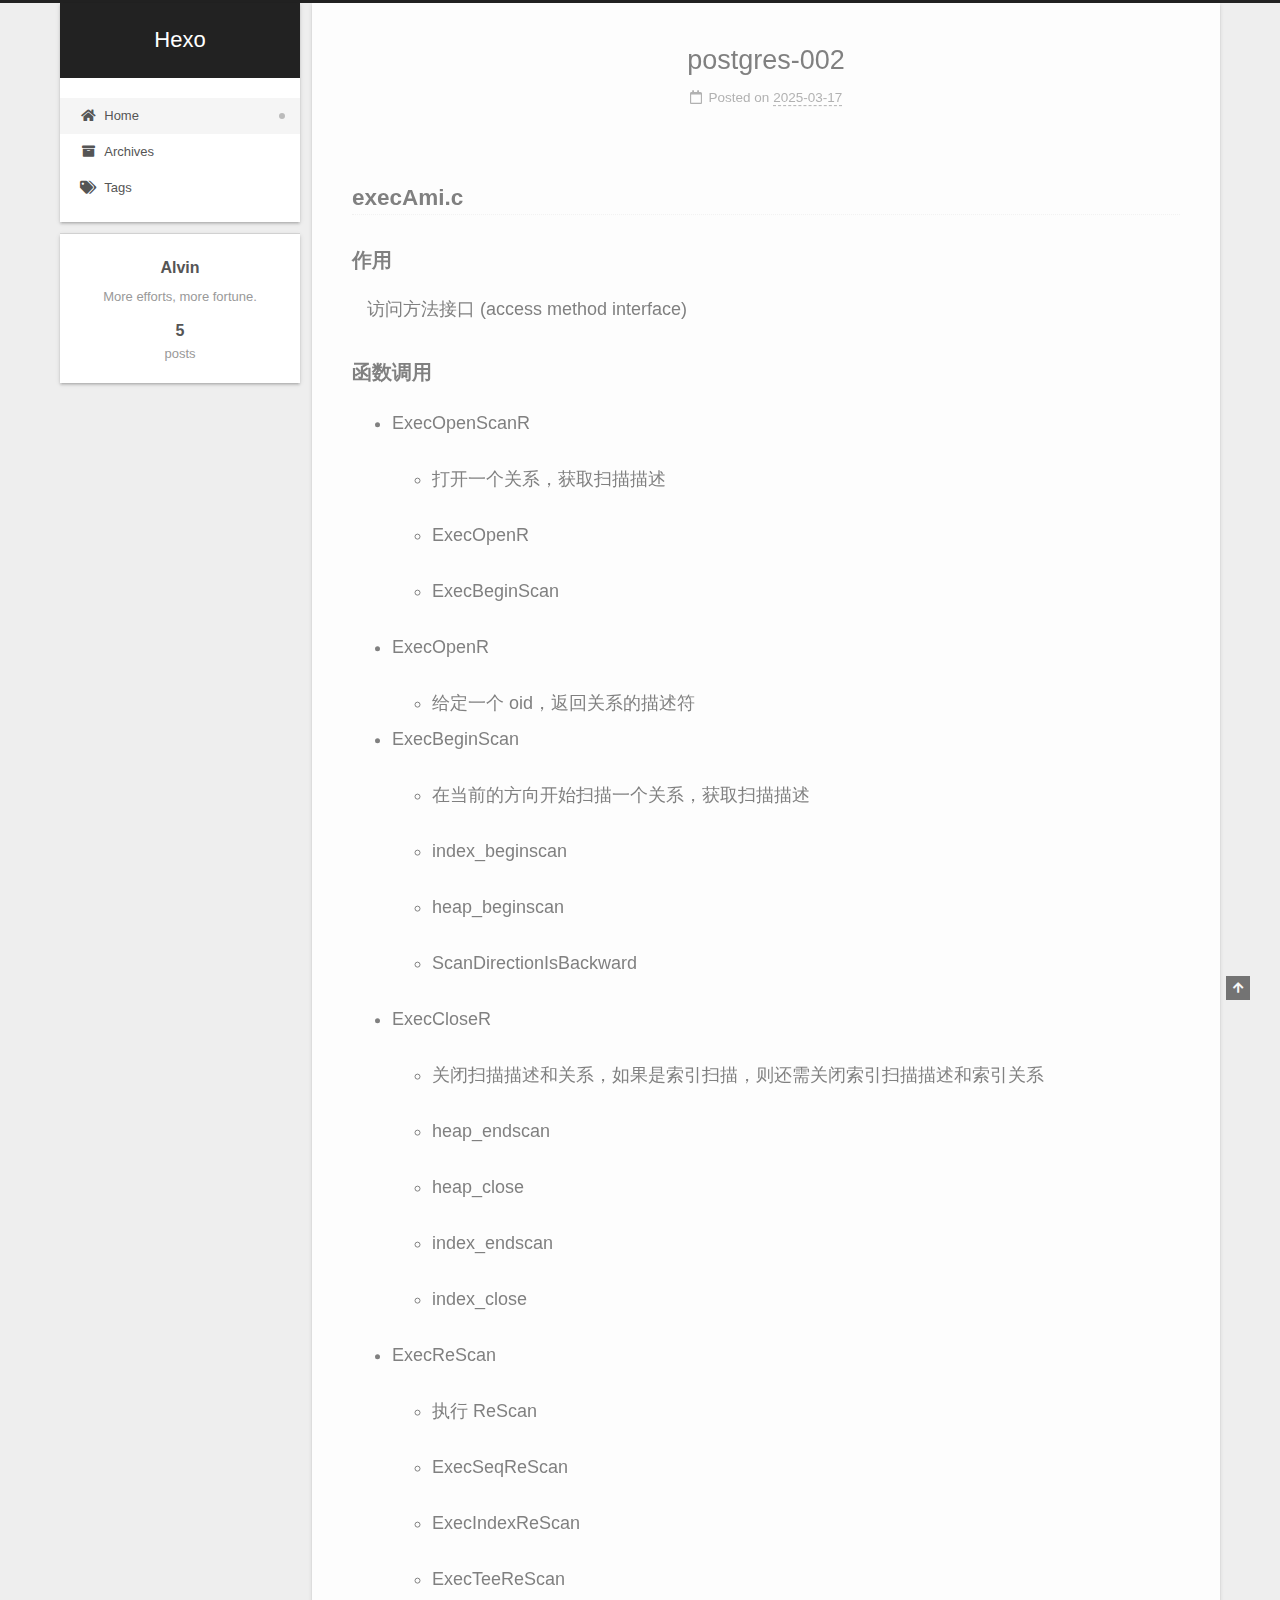
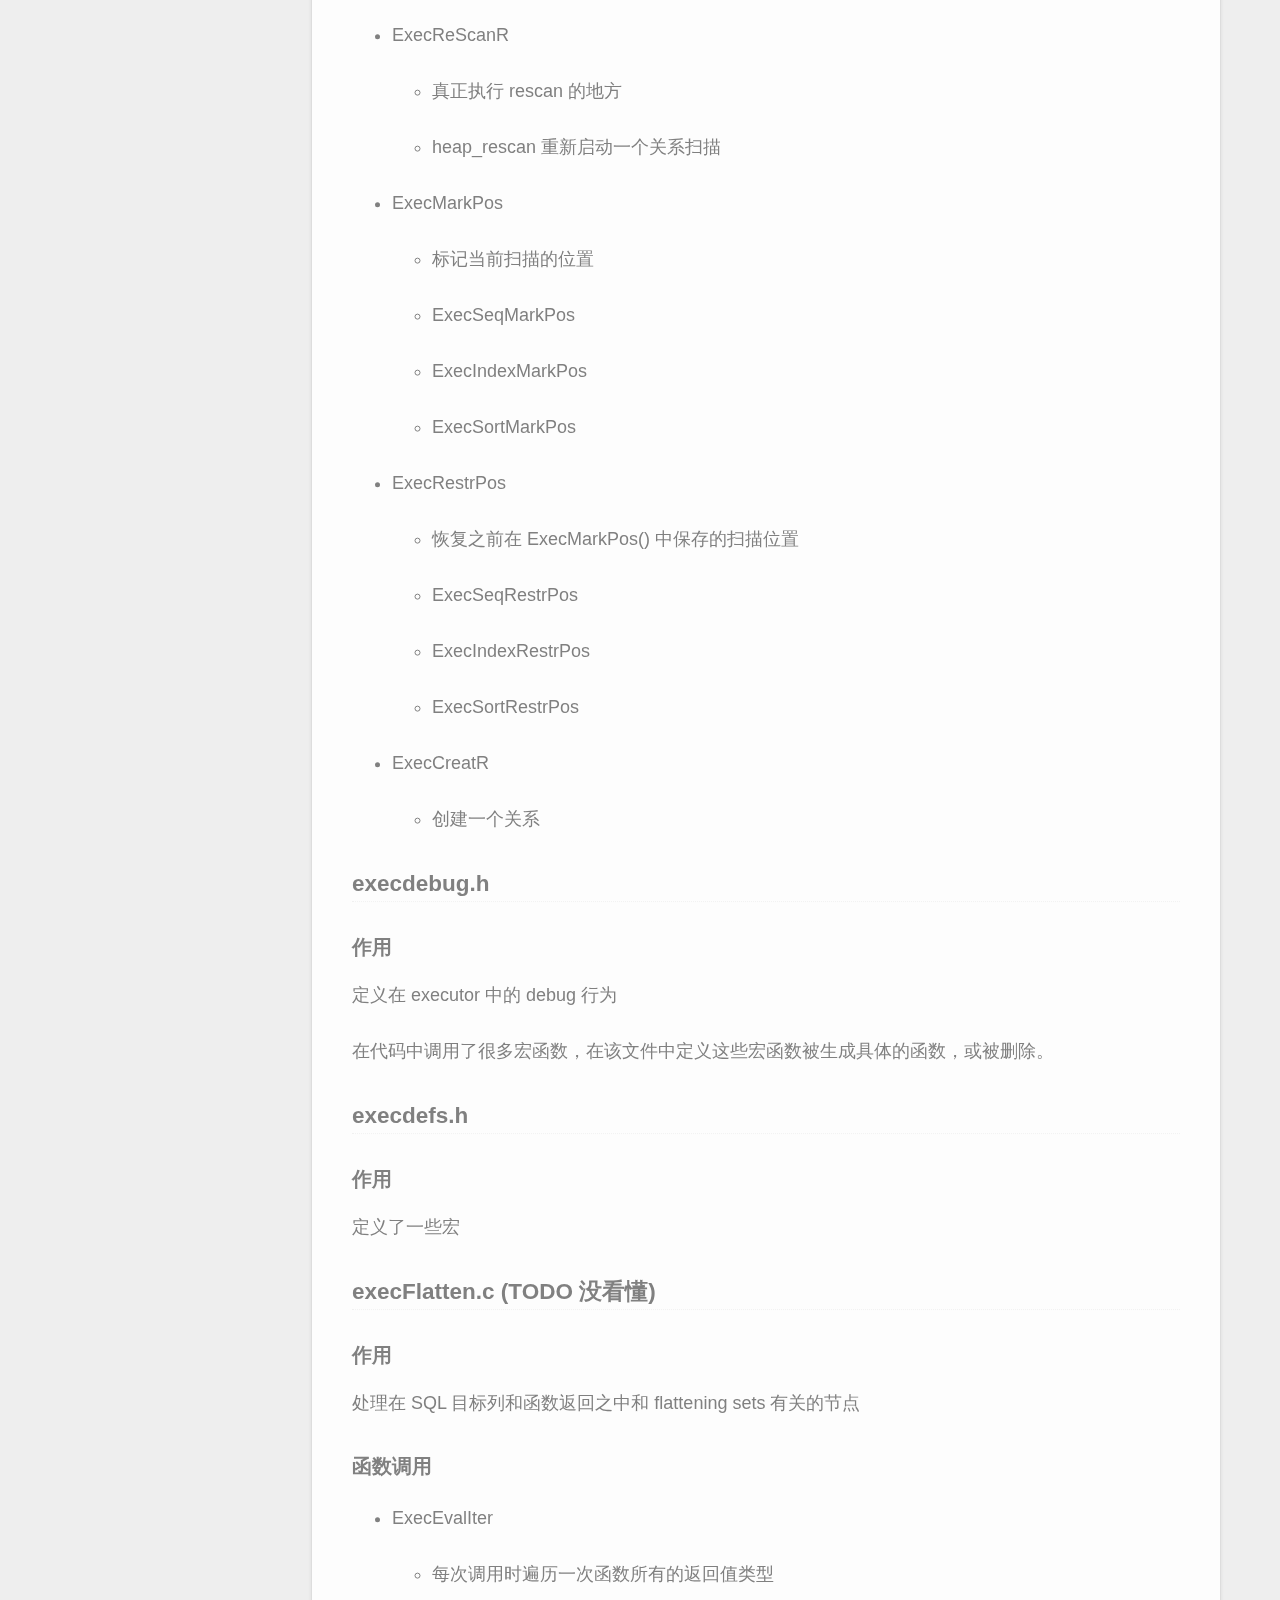
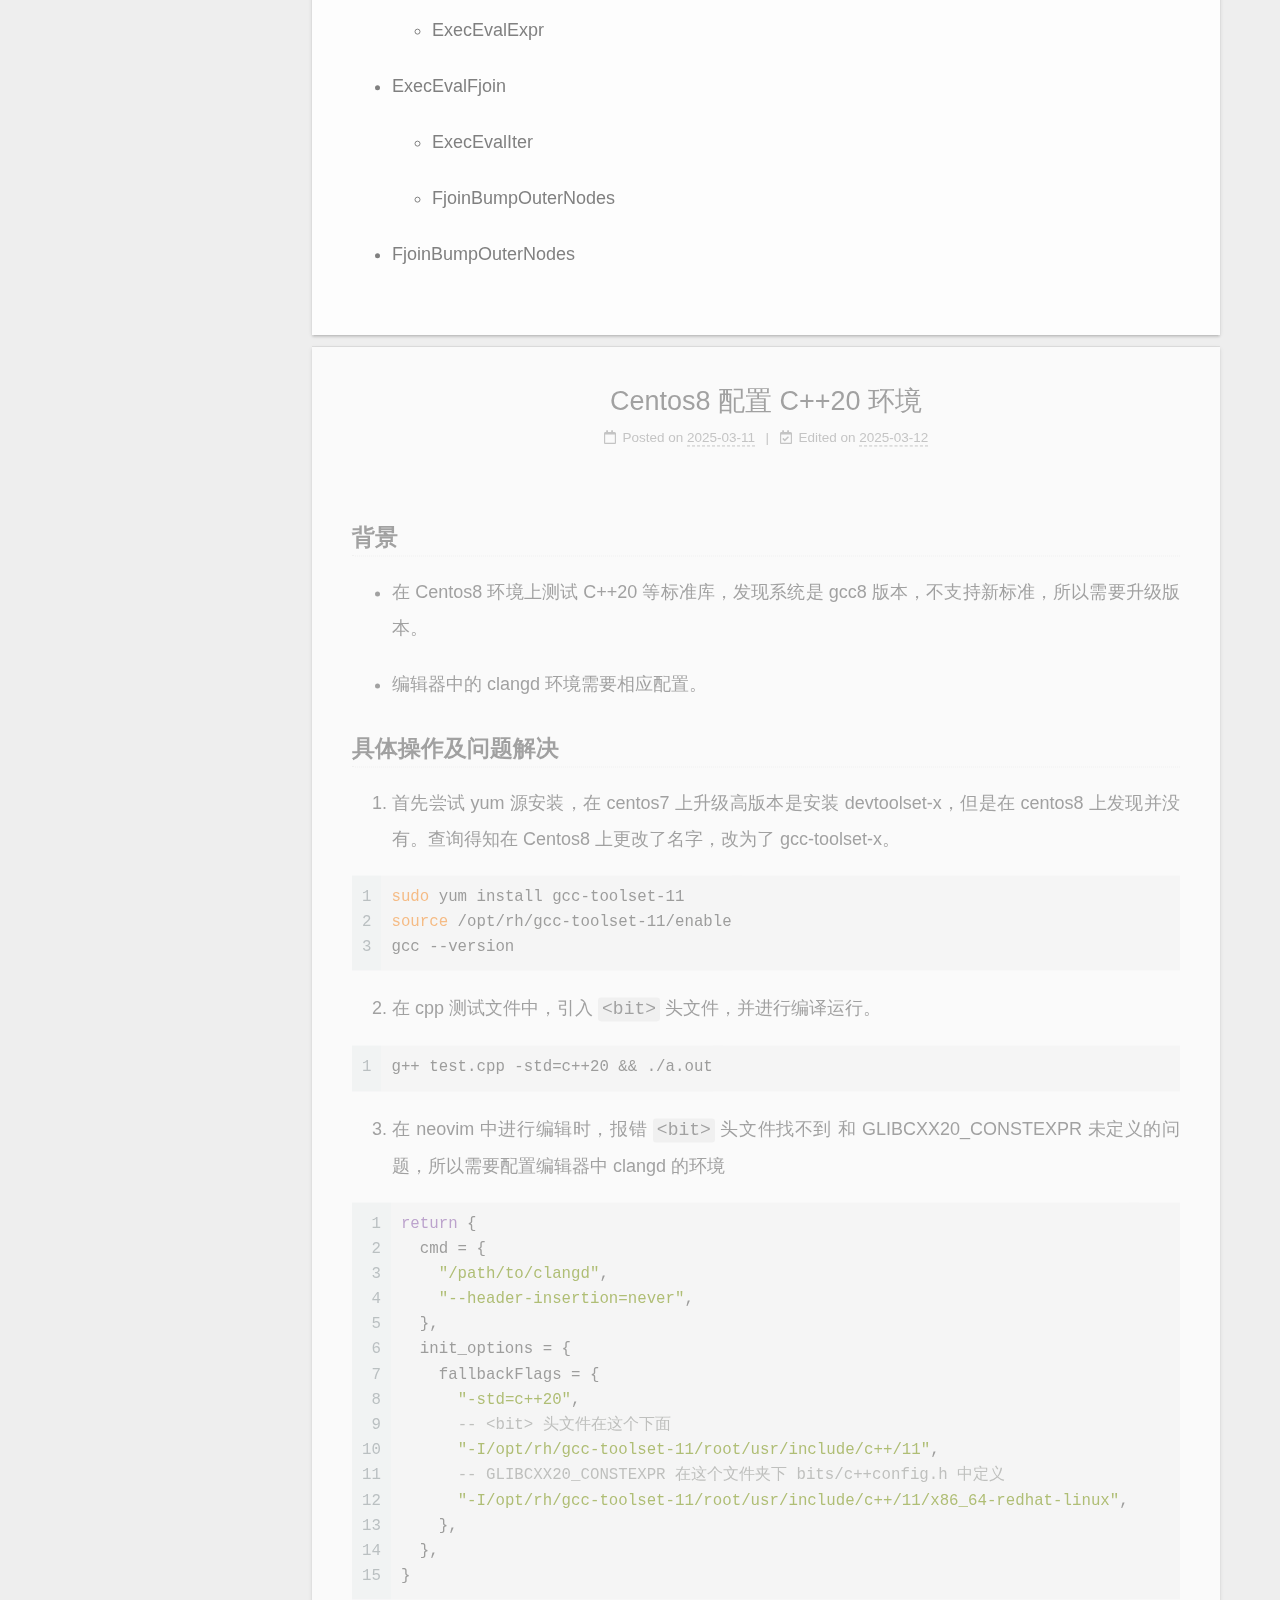
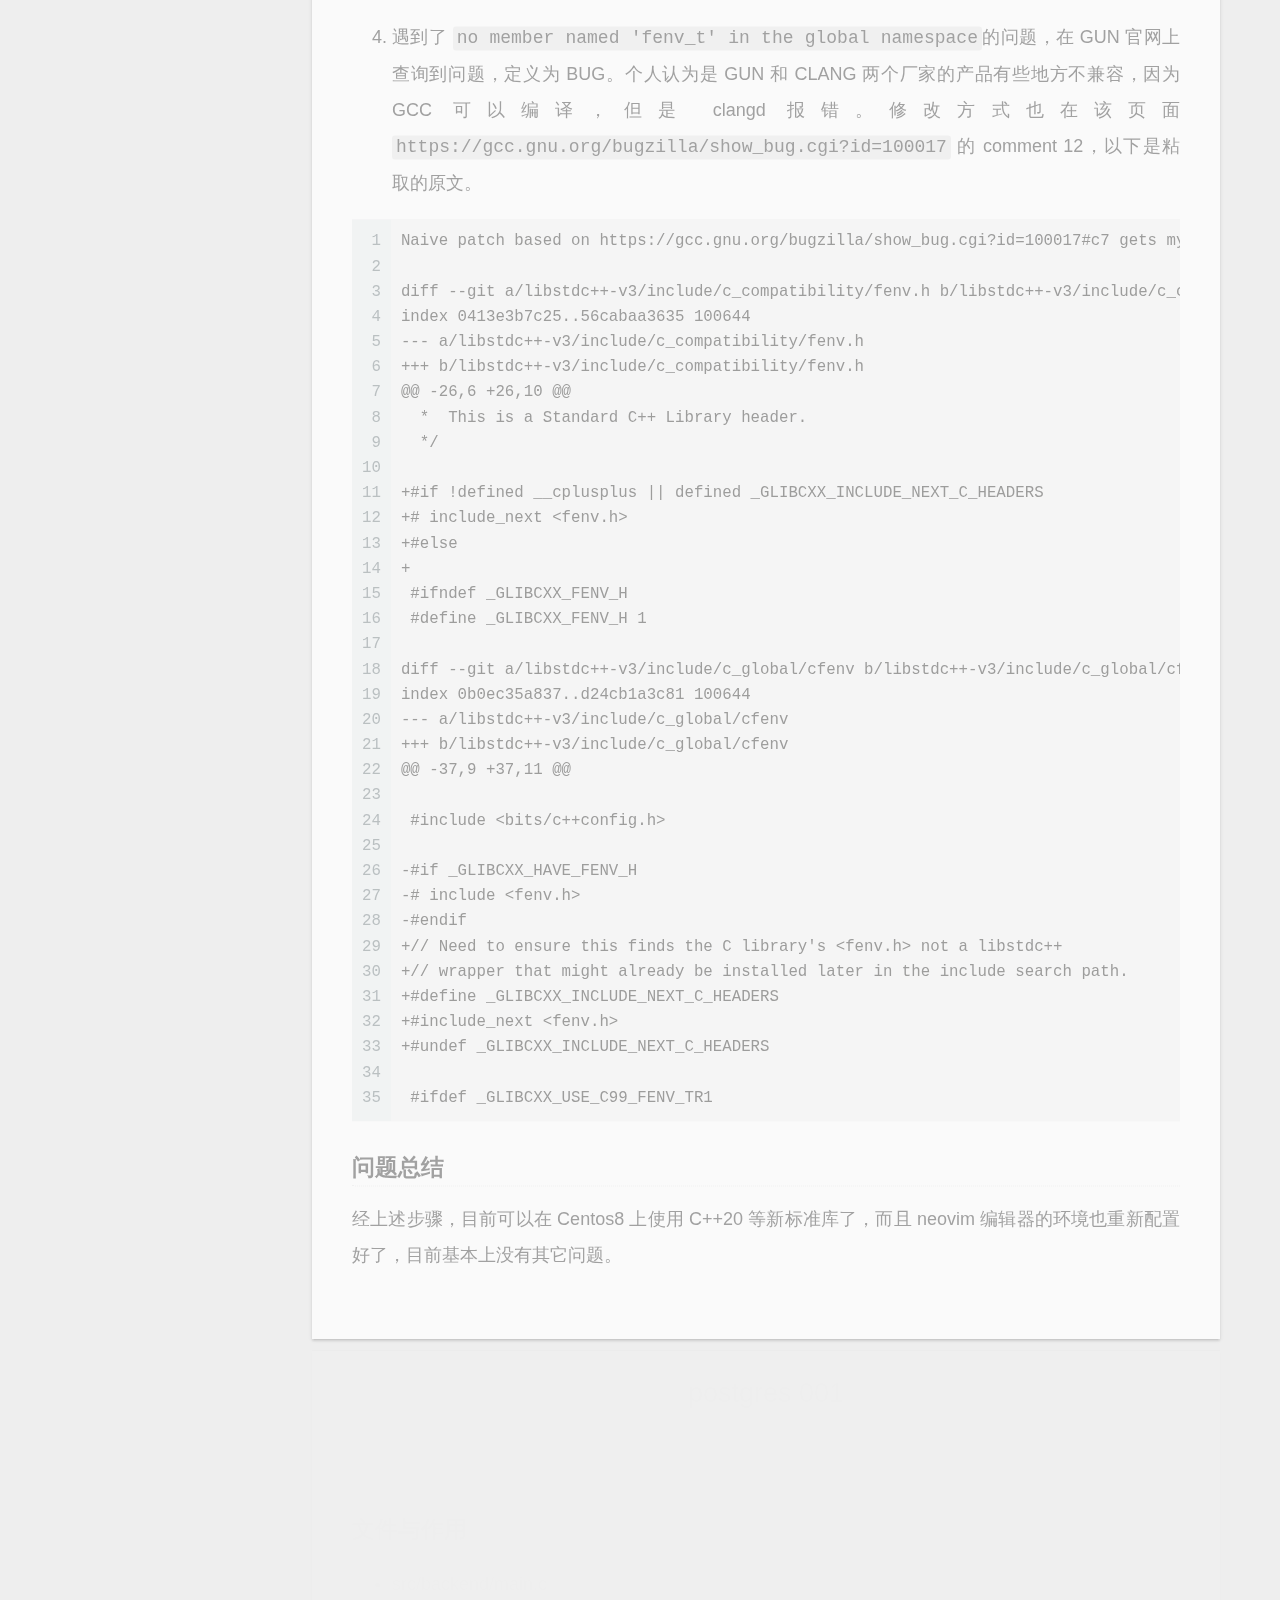
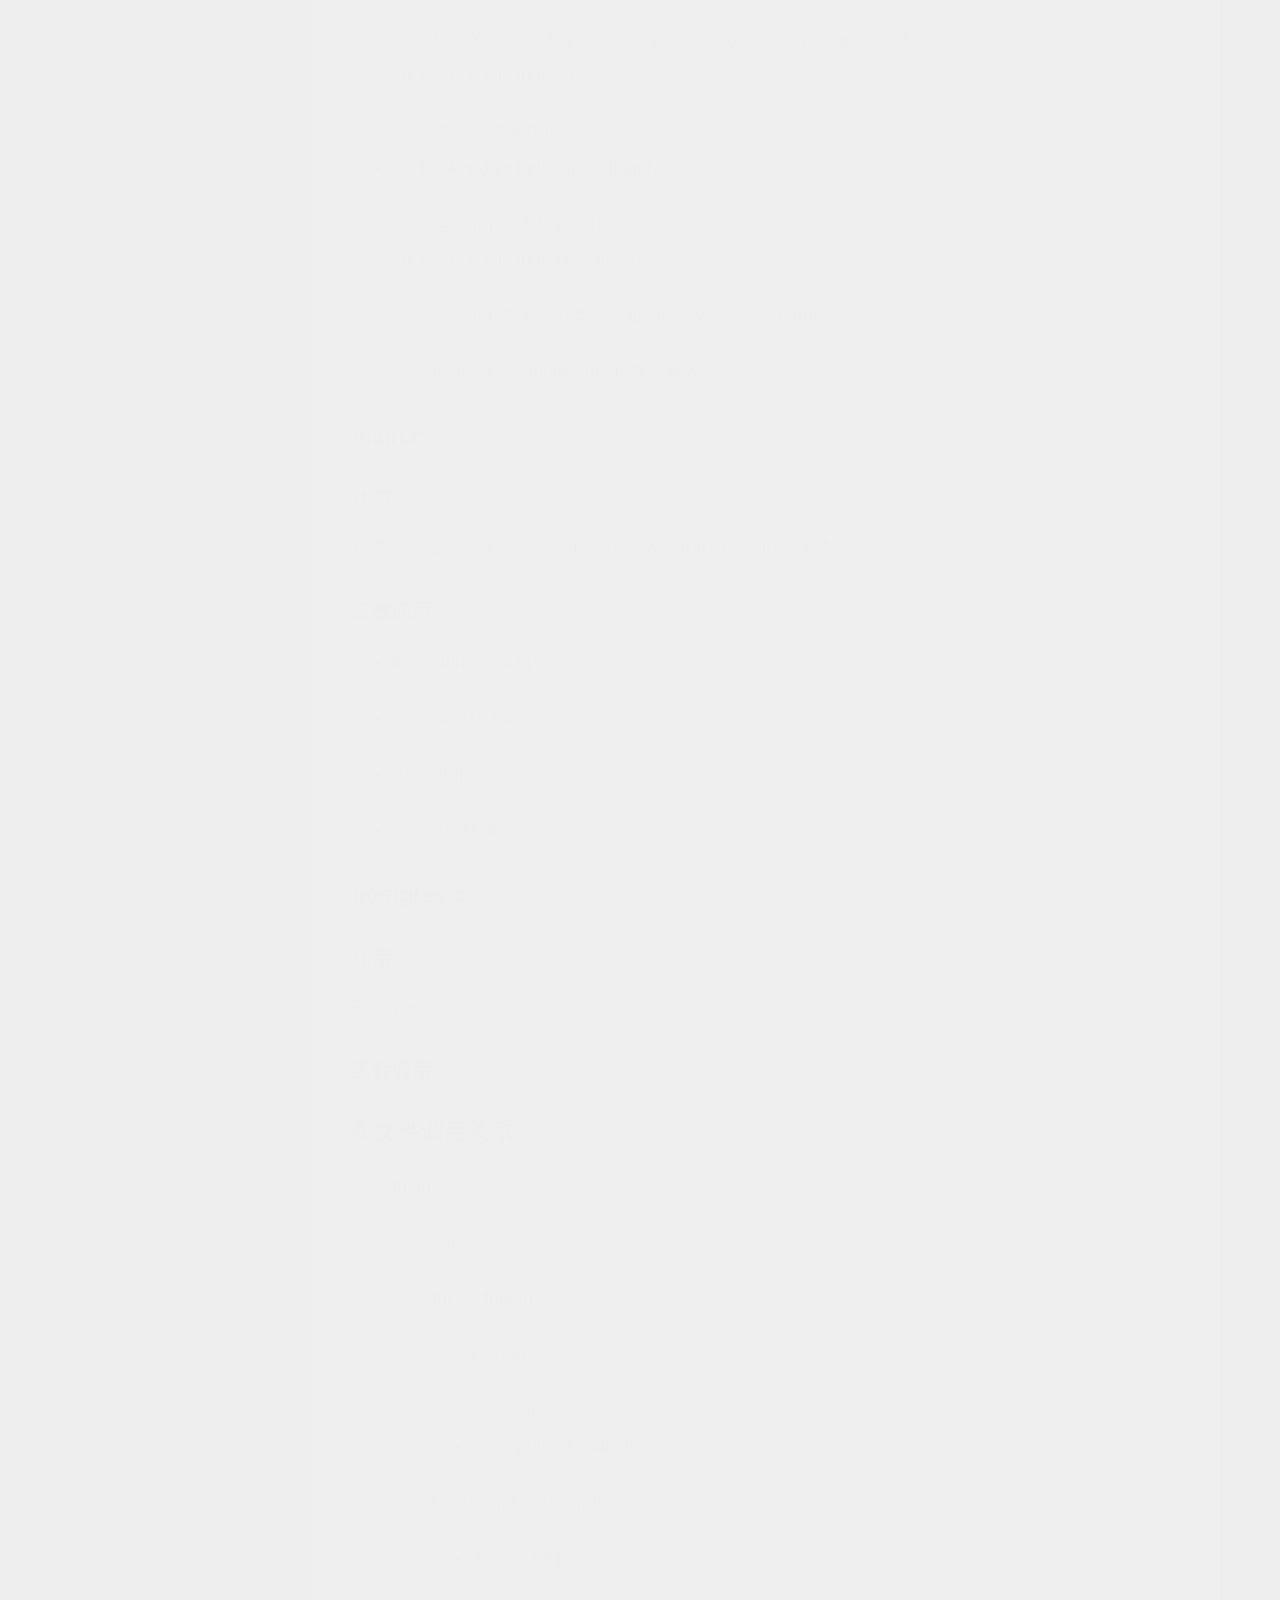
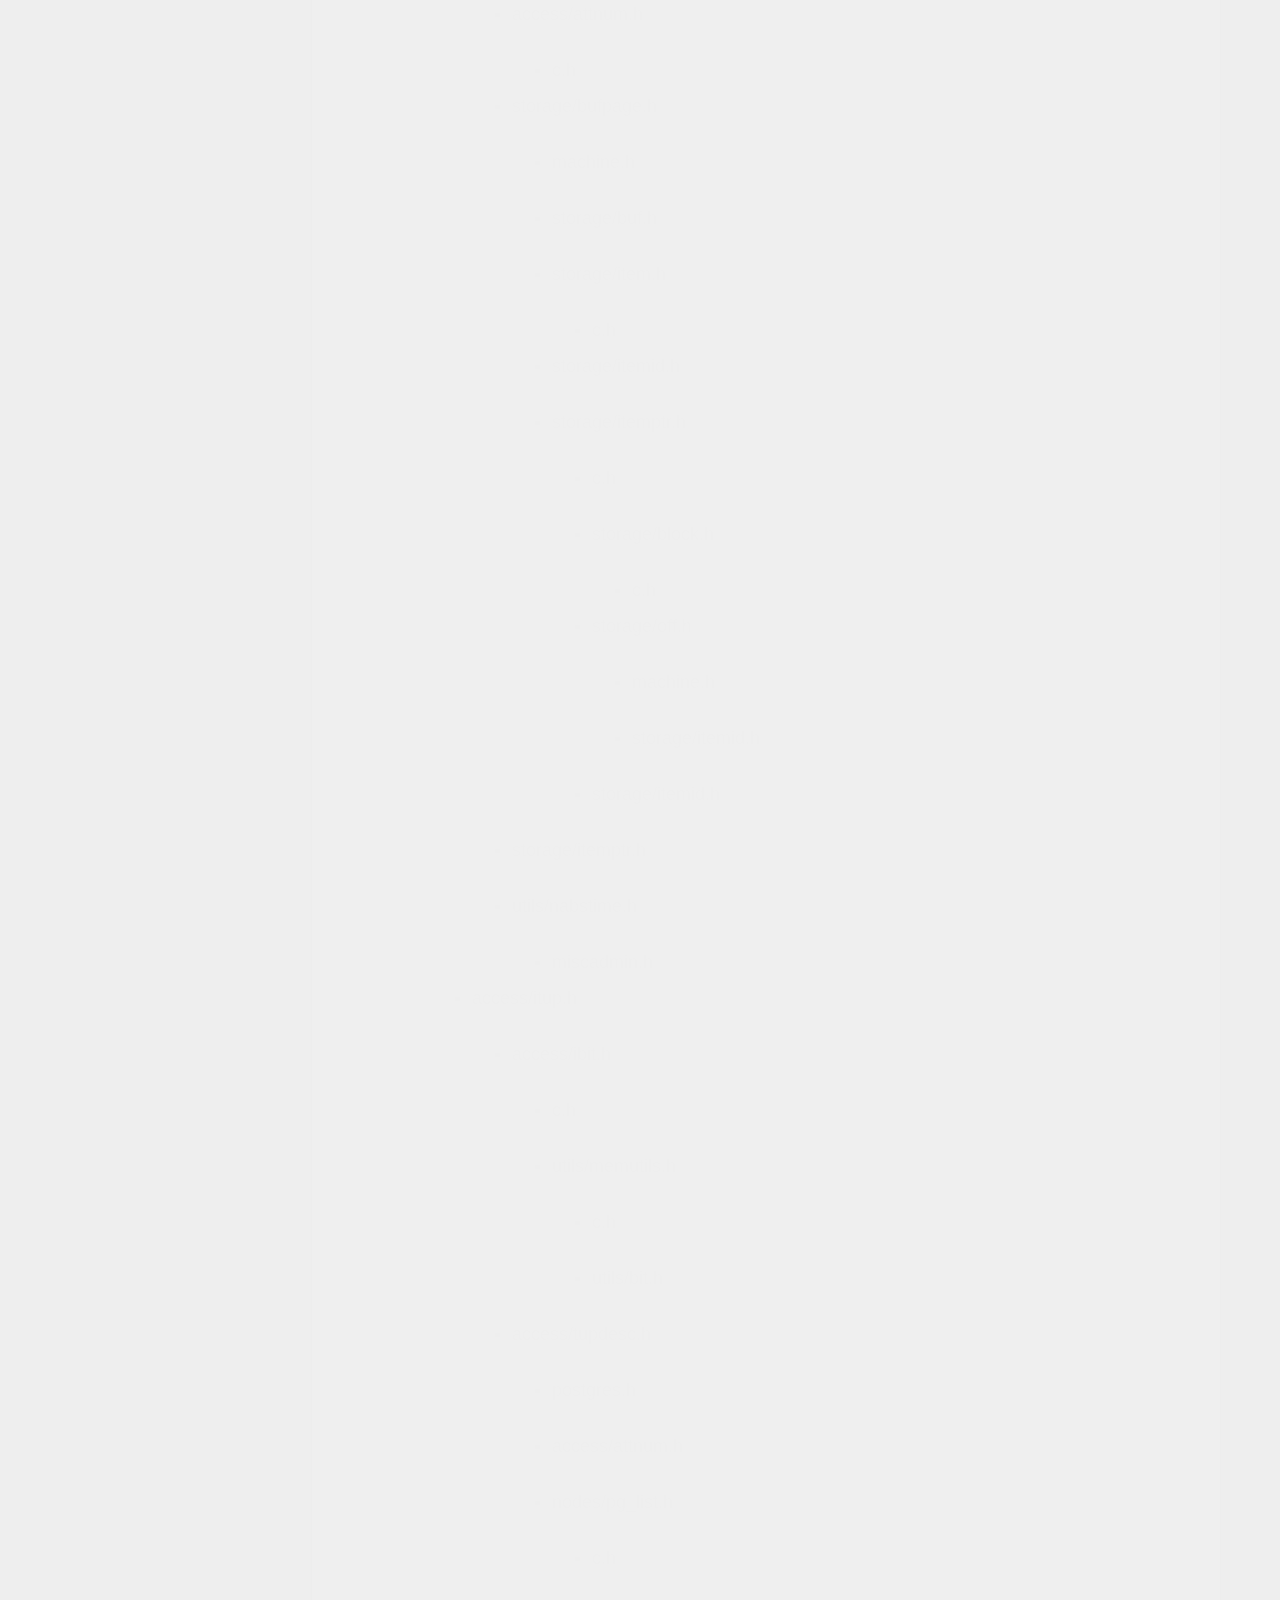
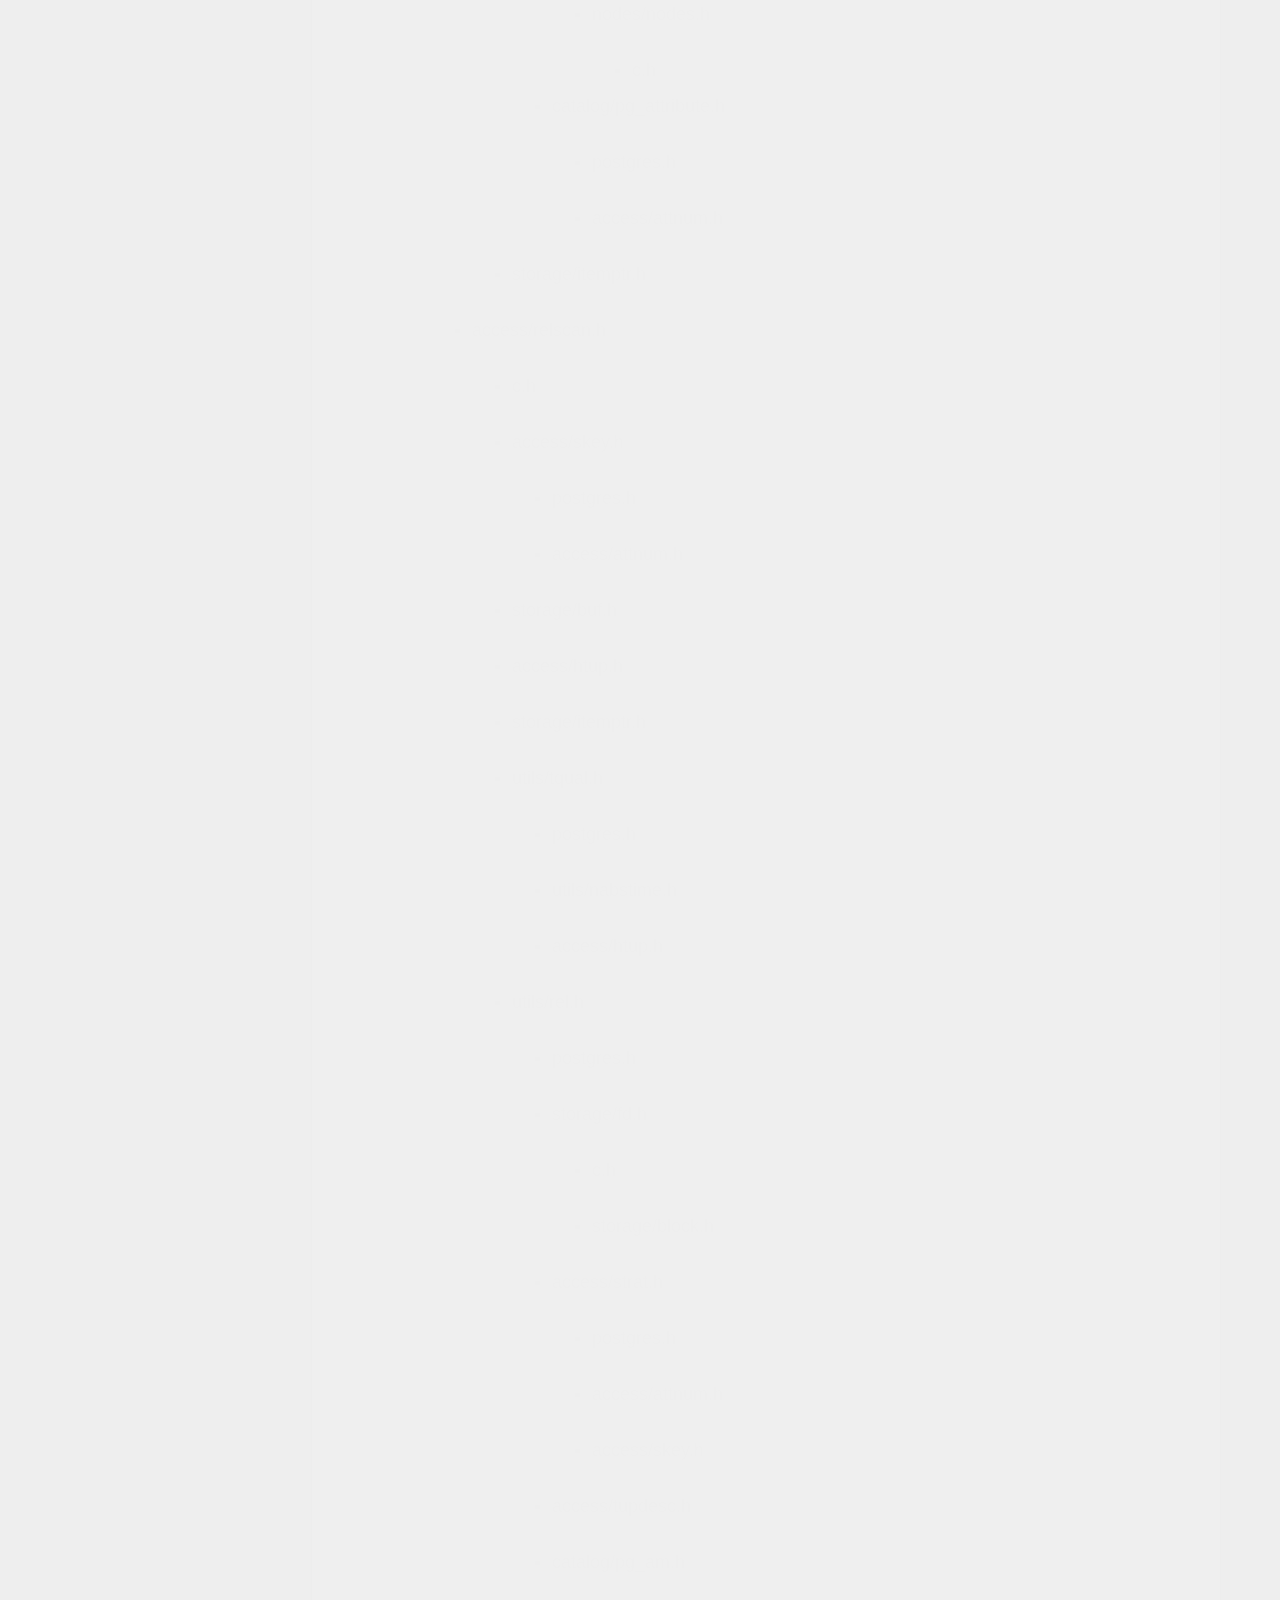
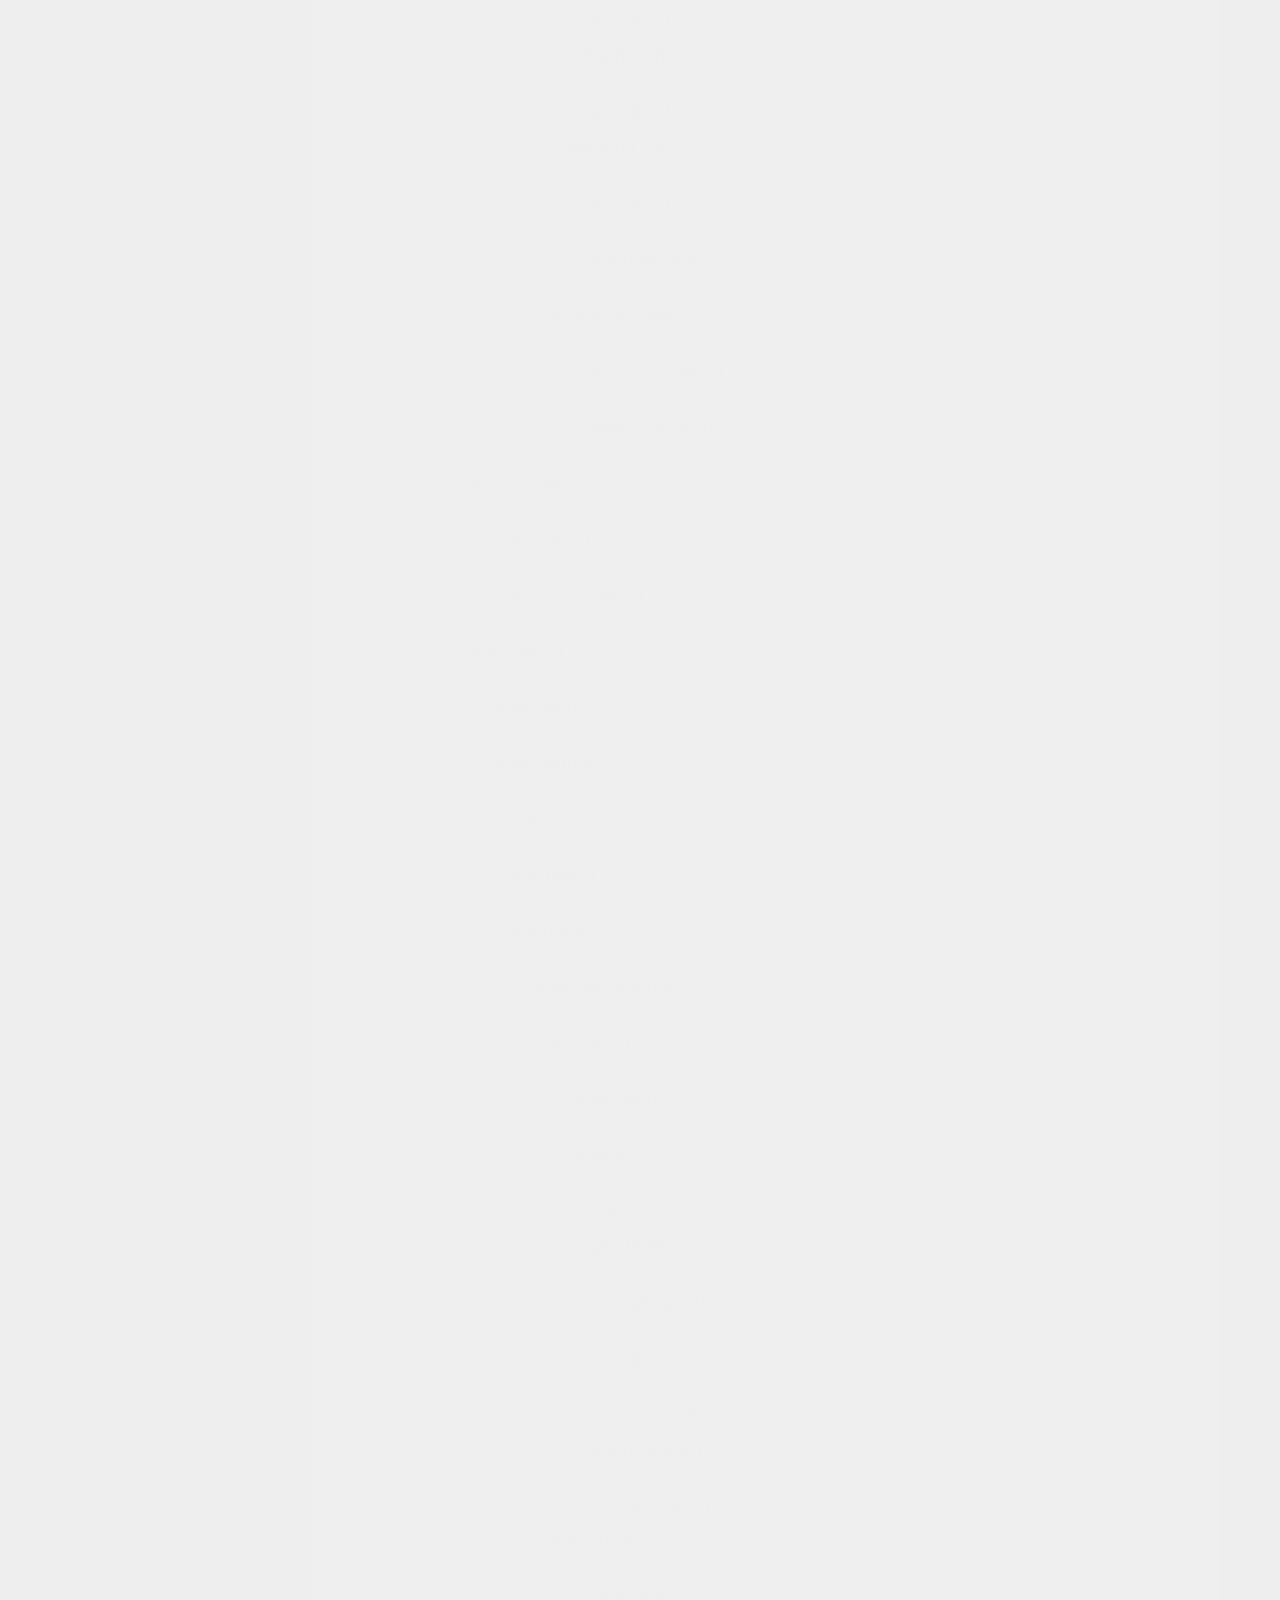
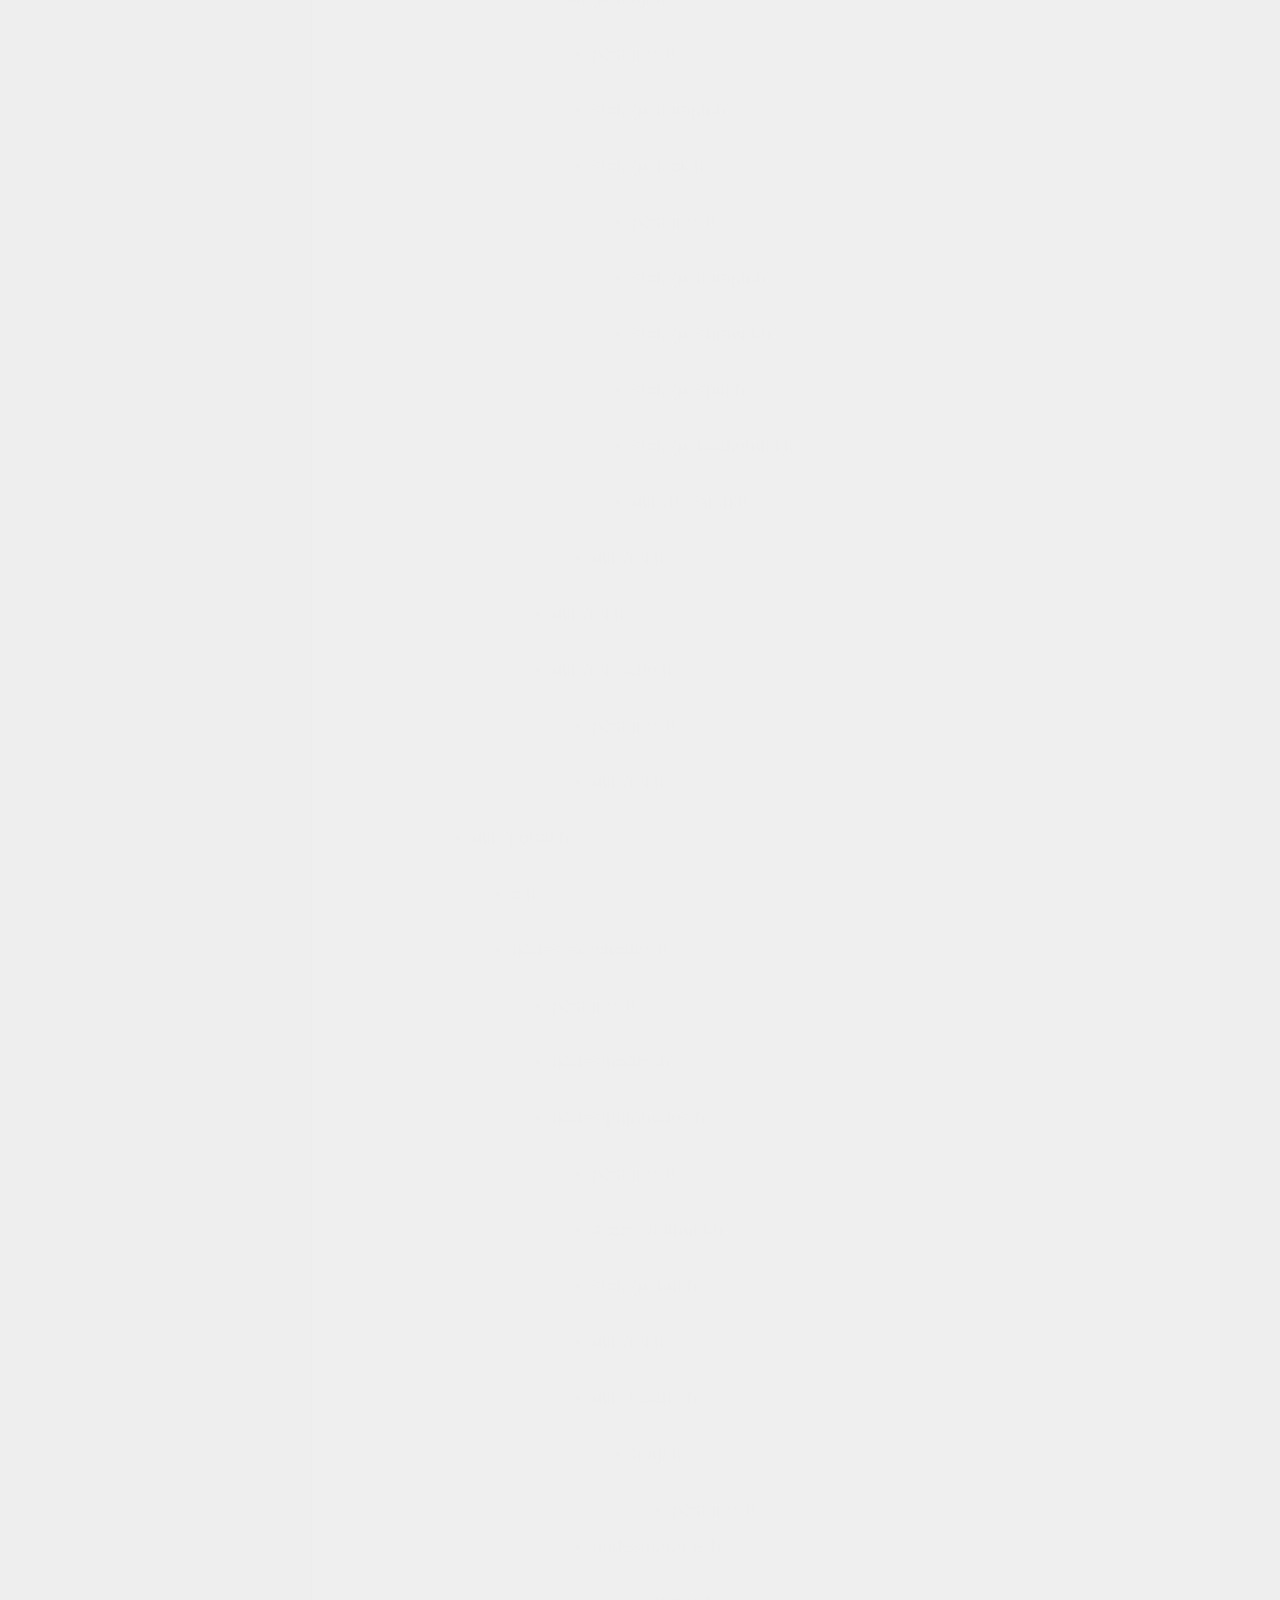
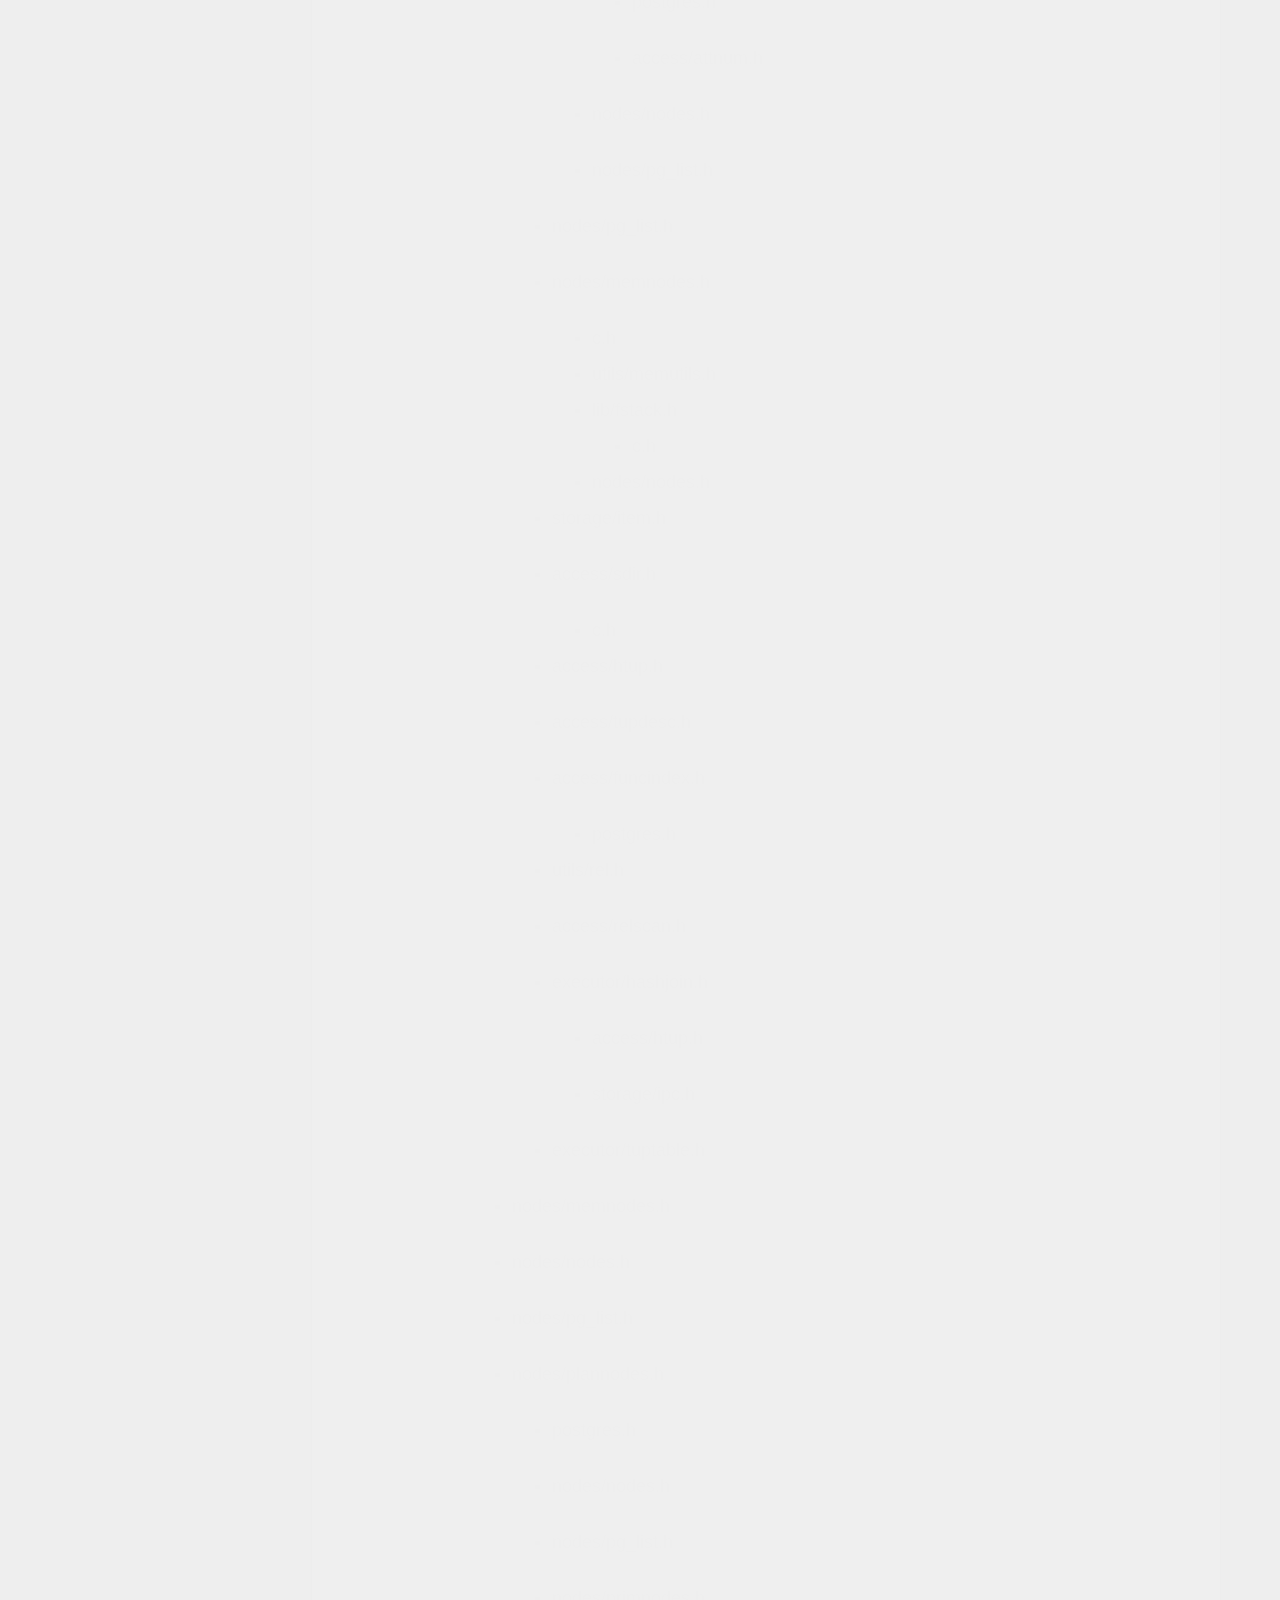
<file: index.html>
<!DOCTYPE html>
<html lang="en">
<head>
  <meta charset="UTF-8">
<meta name="viewport" content="width=device-width, initial-scale=1, maximum-scale=2">
<meta name="theme-color" content="#222">
<meta name="generator" content="Hexo 7.3.0">
  <link rel="apple-touch-icon" sizes="180x180" href="/images/apple-touch-icon-next.png">
  <link rel="icon" type="image/png" sizes="32x32" href="/images/favicon-32x32-next.png">
  <link rel="icon" type="image/png" sizes="16x16" href="/images/favicon-16x16-next.png">
  <link rel="mask-icon" href="/images/logo.svg" color="#222">

<link rel="stylesheet" href="/css/main.css">


<link rel="stylesheet" href="/lib/font-awesome/css/all.min.css">

<script id="hexo-configurations">
    var NexT = window.NexT || {};
    var CONFIG = {"hostname":"example.com","root":"/","scheme":"Gemini","version":"7.8.0","exturl":false,"sidebar":{"position":"left","display":"post","padding":18,"offset":12,"onmobile":false},"copycode":{"enable":false,"show_result":false,"style":null},"back2top":{"enable":true,"sidebar":false,"scrollpercent":false},"bookmark":{"enable":false,"color":"#222","save":"auto"},"fancybox":false,"mediumzoom":false,"lazyload":false,"pangu":false,"comments":{"style":"tabs","active":null,"storage":true,"lazyload":false,"nav":null},"algolia":{"hits":{"per_page":10},"labels":{"input_placeholder":"Search for Posts","hits_empty":"We didn't find any results for the search: ${query}","hits_stats":"${hits} results found in ${time} ms"}},"localsearch":{"enable":false,"trigger":"auto","top_n_per_article":1,"unescape":false,"preload":false},"motion":{"enable":true,"async":false,"transition":{"post_block":"fadeIn","post_header":"slideDownIn","post_body":"slideDownIn","coll_header":"slideLeftIn","sidebar":"slideUpIn"}}};
  </script>

  <meta name="description" content="More efforts, more fortune.">
<meta property="og:type" content="website">
<meta property="og:title" content="Hexo">
<meta property="og:url" content="http://example.com/index.html">
<meta property="og:site_name" content="Hexo">
<meta property="og:description" content="More efforts, more fortune.">
<meta property="og:locale" content="en_US">
<meta property="article:author" content="Alvin">
<meta name="twitter:card" content="summary">

<link rel="canonical" href="http://example.com/">


<script id="page-configurations">
  // https://hexo.io/docs/variables.html
  CONFIG.page = {
    sidebar: "",
    isHome : true,
    isPost : false,
    lang   : 'en'
  };
</script>

  <title>Hexo</title>
  






  <noscript>
  <style>
  .use-motion .brand,
  .use-motion .menu-item,
  .sidebar-inner,
  .use-motion .post-block,
  .use-motion .pagination,
  .use-motion .comments,
  .use-motion .post-header,
  .use-motion .post-body,
  .use-motion .collection-header { opacity: initial; }

  .use-motion .site-title,
  .use-motion .site-subtitle {
    opacity: initial;
    top: initial;
  }

  .use-motion .logo-line-before i { left: initial; }
  .use-motion .logo-line-after i { right: initial; }
  </style>
</noscript>

</head>

<body itemscope itemtype="http://schema.org/WebPage">
  <div class="container use-motion">
    <div class="headband"></div>

    <header class="header" itemscope itemtype="http://schema.org/WPHeader">
      <div class="header-inner"><div class="site-brand-container">
  <div class="site-nav-toggle">
    <div class="toggle" aria-label="Toggle navigation bar">
      <span class="toggle-line toggle-line-first"></span>
      <span class="toggle-line toggle-line-middle"></span>
      <span class="toggle-line toggle-line-last"></span>
    </div>
  </div>

  <div class="site-meta">

    <a href="/" class="brand" rel="start">
      <span class="logo-line-before"><i></i></span>
      <h1 class="site-title">Hexo</h1>
      <span class="logo-line-after"><i></i></span>
    </a>
  </div>

  <div class="site-nav-right">
    <div class="toggle popup-trigger">
    </div>
  </div>
</div>




<nav class="site-nav">
  <ul id="menu" class="main-menu menu">
        <li class="menu-item menu-item-home">

    <a href="/" rel="section"><i class="fa fa-home fa-fw"></i>Home</a>

  </li>
        <li class="menu-item menu-item-archives">

    <a href="/archives/" rel="section"><i class="fa fa-archive fa-fw"></i>Archives</a>

  </li>
        <li class="menu-item menu-item-tags">

    <a href="/tags/" rel="section"><i class="fa fa-tags fa-fw"></i>Tags</a>

  </li>
  </ul>
</nav>




</div>
    </header>

    
  <div class="back-to-top">
    <i class="fa fa-arrow-up"></i>
    <span>0%</span>
  </div>


    <main class="main">
      <div class="main-inner">
        <div class="content-wrap">
          

          <div class="content index posts-expand">
            
      
  
  
  <article itemscope itemtype="http://schema.org/Article" class="post-block" lang="en">
    <link itemprop="mainEntityOfPage" href="http://example.com/2025/03/17/postgres-002/">

    <span hidden itemprop="author" itemscope itemtype="http://schema.org/Person">
      <meta itemprop="image" content="/images/avatar.gif">
      <meta itemprop="name" content="Alvin">
      <meta itemprop="description" content="More efforts, more fortune.">
    </span>

    <span hidden itemprop="publisher" itemscope itemtype="http://schema.org/Organization">
      <meta itemprop="name" content="Hexo">
    </span>
      <header class="post-header">
        <h2 class="post-title" itemprop="name headline">
          
            <a href="/2025/03/17/postgres-002/" class="post-title-link" itemprop="url">postgres-002</a>
        </h2>

        <div class="post-meta">
            <span class="post-meta-item">
              <span class="post-meta-item-icon">
                <i class="far fa-calendar"></i>
              </span>
              <span class="post-meta-item-text">Posted on</span>
              

              <time title="Created: 2025-03-17 09:44:39 / Modified: 18:01:25" itemprop="dateCreated datePublished" datetime="2025-03-17T09:44:39+08:00">2025-03-17</time>
            </span>

          

        </div>
      </header>

    
    
    
    <div class="post-body" itemprop="articleBody">

      
          <h3 id="execAmi-c"><a href="#execAmi-c" class="headerlink" title="execAmi.c"></a>execAmi.c</h3><h4 id="作用"><a href="#作用" class="headerlink" title="作用"></a>作用</h4><p>   访问方法接口 (access method interface)</p>
<h4 id="函数调用"><a href="#函数调用" class="headerlink" title="函数调用"></a>函数调用</h4><ul>
<li><p>ExecOpenScanR</p>
<ul>
<li><p>打开一个关系，获取扫描描述</p>
</li>
<li><p>ExecOpenR</p>
</li>
<li><p>ExecBeginScan</p>
</li>
</ul>
</li>
<li><p>ExecOpenR</p>
<ul>
<li>给定一个 oid，返回关系的描述符</li>
</ul>
</li>
<li><p>ExecBeginScan</p>
<ul>
<li><p>在当前的方向开始扫描一个关系，获取扫描描述</p>
</li>
<li><p>index_beginscan</p>
</li>
<li><p>heap_beginscan</p>
</li>
<li><p>ScanDirectionIsBackward</p>
</li>
</ul>
</li>
<li><p>ExecCloseR</p>
<ul>
<li><p>关闭扫描描述和关系，如果是索引扫描，则还需关闭索引扫描描述和索引关系</p>
</li>
<li><p>heap_endscan</p>
</li>
<li><p>heap_close</p>
</li>
<li><p>index_endscan</p>
</li>
<li><p>index_close</p>
</li>
</ul>
</li>
<li><p>ExecReScan</p>
<ul>
<li><p>执行 ReScan</p>
</li>
<li><p>ExecSeqReScan</p>
</li>
<li><p>ExecIndexReScan</p>
</li>
<li><p>ExecTeeReScan</p>
</li>
</ul>
</li>
<li><p>ExecReScanR</p>
<ul>
<li><p>真正执行 rescan 的地方</p>
</li>
<li><p>heap_rescan 重新启动一个关系扫描</p>
</li>
</ul>
</li>
<li><p>ExecMarkPos</p>
<ul>
<li><p>标记当前扫描的位置</p>
</li>
<li><p>ExecSeqMarkPos</p>
</li>
<li><p>ExecIndexMarkPos</p>
</li>
<li><p>ExecSortMarkPos</p>
</li>
</ul>
</li>
<li><p>ExecRestrPos</p>
<ul>
<li><p>恢复之前在 ExecMarkPos() 中保存的扫描位置</p>
</li>
<li><p>ExecSeqRestrPos</p>
</li>
<li><p>ExecIndexRestrPos</p>
</li>
<li><p>ExecSortRestrPos</p>
</li>
</ul>
</li>
<li><p>ExecCreatR</p>
<ul>
<li>创建一个关系</li>
</ul>
</li>
</ul>
<h3 id="execdebug-h"><a href="#execdebug-h" class="headerlink" title="execdebug.h"></a>execdebug.h</h3><h4 id="作用-1"><a href="#作用-1" class="headerlink" title="作用"></a>作用</h4><p>定义在 executor 中的 debug 行为</p>
<p>在代码中调用了很多宏函数，在该文件中定义这些宏函数被生成具体的函数，或被删除。</p>
<h3 id="execdefs-h"><a href="#execdefs-h" class="headerlink" title="execdefs.h"></a>execdefs.h</h3><h4 id="作用-2"><a href="#作用-2" class="headerlink" title="作用"></a>作用</h4><p>定义了一些宏</p>
<h3 id="execFlatten-c-TODO-没看懂"><a href="#execFlatten-c-TODO-没看懂" class="headerlink" title="execFlatten.c (TODO 没看懂)"></a>execFlatten.c (TODO 没看懂)</h3><h4 id="作用-3"><a href="#作用-3" class="headerlink" title="作用"></a>作用</h4><p>处理在 SQL 目标列和函数返回之中和 flattening sets 有关的节点</p>
<h4 id="函数调用-1"><a href="#函数调用-1" class="headerlink" title="函数调用"></a>函数调用</h4><ul>
<li><p>ExecEvalIter</p>
<ul>
<li><p>每次调用时遍历一次函数所有的返回值类型</p>
</li>
<li><p>ExecEvalExpr</p>
</li>
</ul>
</li>
<li><p>ExecEvalFjoin</p>
<ul>
<li><p>ExecEvalIter</p>
</li>
<li><p>FjoinBumpOuterNodes</p>
</li>
</ul>
</li>
<li><p>FjoinBumpOuterNodes</p>
</li>
</ul>

      
    </div>

    
    
    
      <footer class="post-footer">
        <div class="post-eof"></div>
      </footer>
  </article>
  
  
  

      
  
  
  <article itemscope itemtype="http://schema.org/Article" class="post-block" lang="en">
    <link itemprop="mainEntityOfPage" href="http://example.com/2025/03/11/Centos8-%E9%85%8D%E7%BD%AE-CPP20-%E7%8E%AF%E5%A2%83/">

    <span hidden itemprop="author" itemscope itemtype="http://schema.org/Person">
      <meta itemprop="image" content="/images/avatar.gif">
      <meta itemprop="name" content="Alvin">
      <meta itemprop="description" content="More efforts, more fortune.">
    </span>

    <span hidden itemprop="publisher" itemscope itemtype="http://schema.org/Organization">
      <meta itemprop="name" content="Hexo">
    </span>
      <header class="post-header">
        <h2 class="post-title" itemprop="name headline">
          
            <a href="/2025/03/11/Centos8-%E9%85%8D%E7%BD%AE-CPP20-%E7%8E%AF%E5%A2%83/" class="post-title-link" itemprop="url">Centos8 配置 C++20 环境</a>
        </h2>

        <div class="post-meta">
            <span class="post-meta-item">
              <span class="post-meta-item-icon">
                <i class="far fa-calendar"></i>
              </span>
              <span class="post-meta-item-text">Posted on</span>

              <time title="Created: 2025-03-11 15:59:31" itemprop="dateCreated datePublished" datetime="2025-03-11T15:59:31+08:00">2025-03-11</time>
            </span>
              <span class="post-meta-item">
                <span class="post-meta-item-icon">
                  <i class="far fa-calendar-check"></i>
                </span>
                <span class="post-meta-item-text">Edited on</span>
                <time title="Modified: 2025-03-12 09:22:29" itemprop="dateModified" datetime="2025-03-12T09:22:29+08:00">2025-03-12</time>
              </span>

          

        </div>
      </header>

    
    
    
    <div class="post-body" itemprop="articleBody">

      
          <h3 id="背景"><a href="#背景" class="headerlink" title="背景"></a>背景</h3><ul>
<li><p>在 Centos8 环境上测试 C++20 等标准库，发现系统是 gcc8 版本，不支持新标准，所以需要升级版本。</p>
</li>
<li><p>编辑器中的 clangd 环境需要相应配置。</p>
</li>
</ul>
<h3 id="具体操作及问题解决"><a href="#具体操作及问题解决" class="headerlink" title="具体操作及问题解决"></a>具体操作及问题解决</h3><ol>
<li>首先尝试 yum 源安装，在 centos7 上升级高版本是安装 devtoolset-x，但是在 centos8 上发现并没有。查询得知在 Centos8 上更改了名字，改为了 gcc-toolset-x。</li>
</ol>
<figure class="highlight bash"><table><tr><td class="gutter"><pre><span class="line">1</span><br><span class="line">2</span><br><span class="line">3</span><br></pre></td><td class="code"><pre><span class="line"><span class="built_in">sudo</span> yum install gcc-toolset-11</span><br><span class="line"><span class="built_in">source</span> /opt/rh/gcc-toolset-11/enable</span><br><span class="line">gcc --version</span><br></pre></td></tr></table></figure>

<ol start="2">
<li>在 cpp 测试文件中，引入 <code>&lt;bit&gt;</code> 头文件，并进行编译运行。</li>
</ol>
<figure class="highlight bash"><table><tr><td class="gutter"><pre><span class="line">1</span><br></pre></td><td class="code"><pre><span class="line">g++ test.cpp -std=c++20 &amp;&amp; ./a.out</span><br></pre></td></tr></table></figure>

<ol start="3">
<li>在 neovim 中进行编辑时，报错 <code>&lt;bit&gt;</code> 头文件找不到 和 GLIBCXX20_CONSTEXPR 未定义的问题，所以需要配置编辑器中 clangd 的环境</li>
</ol>
<figure class="highlight lua"><table><tr><td class="gutter"><pre><span class="line">1</span><br><span class="line">2</span><br><span class="line">3</span><br><span class="line">4</span><br><span class="line">5</span><br><span class="line">6</span><br><span class="line">7</span><br><span class="line">8</span><br><span class="line">9</span><br><span class="line">10</span><br><span class="line">11</span><br><span class="line">12</span><br><span class="line">13</span><br><span class="line">14</span><br><span class="line">15</span><br></pre></td><td class="code"><pre><span class="line"><span class="keyword">return</span> &#123;</span><br><span class="line">  cmd = &#123;</span><br><span class="line">    <span class="string">&quot;/path/to/clangd&quot;</span>,</span><br><span class="line">    <span class="string">&quot;--header-insertion=never&quot;</span>,</span><br><span class="line">  &#125;,</span><br><span class="line">  init_options = &#123;</span><br><span class="line">    fallbackFlags = &#123;</span><br><span class="line">      <span class="string">&quot;-std=c++20&quot;</span>,</span><br><span class="line">      <span class="comment">-- &lt;bit&gt; 头文件在这个下面</span></span><br><span class="line">      <span class="string">&quot;-I/opt/rh/gcc-toolset-11/root/usr/include/c++/11&quot;</span>,</span><br><span class="line">      <span class="comment">-- GLIBCXX20_CONSTEXPR 在这个文件夹下 bits/c++config.h 中定义</span></span><br><span class="line">      <span class="string">&quot;-I/opt/rh/gcc-toolset-11/root/usr/include/c++/11/x86_64-redhat-linux&quot;</span>,</span><br><span class="line">    &#125;,</span><br><span class="line">  &#125;,</span><br><span class="line">&#125;</span><br></pre></td></tr></table></figure>

<ol start="4">
<li>遇到了 <code>no member named &#39;fenv_t&#39; in the global namespace</code>的问题，在 GUN 官网上查询到问题，定义为 BUG。个人认为是 GUN 和 CLANG 两个厂家的产品有些地方不兼容，因为 GCC 可以编译，但是 clangd 报错。修改方式也在该页面 <code>https://gcc.gnu.org/bugzilla/show_bug.cgi?id=100017</code> 的 comment 12，以下是粘取的原文。</li>
</ol>
<figure class="highlight plaintext"><table><tr><td class="gutter"><pre><span class="line">1</span><br><span class="line">2</span><br><span class="line">3</span><br><span class="line">4</span><br><span class="line">5</span><br><span class="line">6</span><br><span class="line">7</span><br><span class="line">8</span><br><span class="line">9</span><br><span class="line">10</span><br><span class="line">11</span><br><span class="line">12</span><br><span class="line">13</span><br><span class="line">14</span><br><span class="line">15</span><br><span class="line">16</span><br><span class="line">17</span><br><span class="line">18</span><br><span class="line">19</span><br><span class="line">20</span><br><span class="line">21</span><br><span class="line">22</span><br><span class="line">23</span><br><span class="line">24</span><br><span class="line">25</span><br><span class="line">26</span><br><span class="line">27</span><br><span class="line">28</span><br><span class="line">29</span><br><span class="line">30</span><br><span class="line">31</span><br><span class="line">32</span><br><span class="line">33</span><br><span class="line">34</span><br><span class="line">35</span><br></pre></td><td class="code"><pre><span class="line">Naive patch based on https://gcc.gnu.org/bugzilla/show_bug.cgi?id=100017#c7 gets my canadian crosses building. </span><br><span class="line"></span><br><span class="line">diff --git a/libstdc++-v3/include/c_compatibility/fenv.h b/libstdc++-v3/include/c_compatibility/fenv.h</span><br><span class="line">index 0413e3b7c25..56cabaa3635 100644</span><br><span class="line">--- a/libstdc++-v3/include/c_compatibility/fenv.h</span><br><span class="line">+++ b/libstdc++-v3/include/c_compatibility/fenv.h</span><br><span class="line">@@ -26,6 +26,10 @@</span><br><span class="line">  *  This is a Standard C++ Library header.</span><br><span class="line">  */</span><br><span class="line"> </span><br><span class="line">+#if !defined __cplusplus || defined _GLIBCXX_INCLUDE_NEXT_C_HEADERS</span><br><span class="line">+# include_next &lt;fenv.h&gt;</span><br><span class="line">+#else</span><br><span class="line">+</span><br><span class="line"> #ifndef _GLIBCXX_FENV_H</span><br><span class="line"> #define _GLIBCXX_FENV_H 1</span><br><span class="line"> </span><br><span class="line">diff --git a/libstdc++-v3/include/c_global/cfenv b/libstdc++-v3/include/c_global/cfenv</span><br><span class="line">index 0b0ec35a837..d24cb1a3c81 100644</span><br><span class="line">--- a/libstdc++-v3/include/c_global/cfenv</span><br><span class="line">+++ b/libstdc++-v3/include/c_global/cfenv</span><br><span class="line">@@ -37,9 +37,11 @@</span><br><span class="line"> </span><br><span class="line"> #include &lt;bits/c++config.h&gt;</span><br><span class="line"> </span><br><span class="line">-#if _GLIBCXX_HAVE_FENV_H</span><br><span class="line">-# include &lt;fenv.h&gt;</span><br><span class="line">-#endif</span><br><span class="line">+// Need to ensure this finds the C library&#x27;s &lt;fenv.h&gt; not a libstdc++</span><br><span class="line">+// wrapper that might already be installed later in the include search path.</span><br><span class="line">+#define _GLIBCXX_INCLUDE_NEXT_C_HEADERS</span><br><span class="line">+#include_next &lt;fenv.h&gt;</span><br><span class="line">+#undef _GLIBCXX_INCLUDE_NEXT_C_HEADERS</span><br><span class="line"> </span><br><span class="line"> #ifdef _GLIBCXX_USE_C99_FENV_TR1</span><br></pre></td></tr></table></figure>



<h3 id="问题总结"><a href="#问题总结" class="headerlink" title="问题总结"></a>问题总结</h3><p>经上述步骤，目前可以在 Centos8 上使用 C++20 等新标准库了，而且 neovim 编辑器的环境也重新配置好了，目前基本上没有其它问题。</p>

      
    </div>

    
    
    
      <footer class="post-footer">
        <div class="post-eof"></div>
      </footer>
  </article>
  
  
  

      
  
  
  <article itemscope itemtype="http://schema.org/Article" class="post-block" lang="en">
    <link itemprop="mainEntityOfPage" href="http://example.com/2025/03/10/postgres-001/">

    <span hidden itemprop="author" itemscope itemtype="http://schema.org/Person">
      <meta itemprop="image" content="/images/avatar.gif">
      <meta itemprop="name" content="Alvin">
      <meta itemprop="description" content="More efforts, more fortune.">
    </span>

    <span hidden itemprop="publisher" itemscope itemtype="http://schema.org/Organization">
      <meta itemprop="name" content="Hexo">
    </span>
      <header class="post-header">
        <h2 class="post-title" itemprop="name headline">
          
            <a href="/2025/03/10/postgres-001/" class="post-title-link" itemprop="url">postgres 001</a>
        </h2>

        <div class="post-meta">
            <span class="post-meta-item">
              <span class="post-meta-item-icon">
                <i class="far fa-calendar"></i>
              </span>
              <span class="post-meta-item-text">Posted on</span>

              <time title="Created: 2025-03-10 15:15:35" itemprop="dateCreated datePublished" datetime="2025-03-10T15:15:35+08:00">2025-03-10</time>
            </span>
              <span class="post-meta-item">
                <span class="post-meta-item-icon">
                  <i class="far fa-calendar-check"></i>
                </span>
                <span class="post-meta-item-text">Edited on</span>
                <time title="Modified: 2025-03-17 18:01:25" itemprop="dateModified" datetime="2025-03-17T18:01:25+08:00">2025-03-17</time>
              </span>

          

        </div>
      </header>

    
    
    
    <div class="post-body" itemprop="articleBody">

      
          <h3 id="文件与作用"><a href="#文件与作用" class="headerlink" title="文件与作用"></a>文件与作用</h3><ul>
<li><p>src&#x2F;backend&#x2F;main.c</p>
<ul>
<li>程序的入口，选择进入 Postmaster, bootstrap, postgres 模式</li>
</ul>
</li>
<li><p>src&#x2F;backend&#x2F;include&#x2F;c.h</p>
<ul>
<li>修改 C 语言中的定义</li>
</ul>
</li>
<li><p>src&#x2F;backend&#x2F;include&#x2F;miscadmin.h</p>
<ul>
<li>包含 pg 管理和初始化的定义</li>
</ul>
</li>
<li><p>src&#x2F;backend&#x2F;include&#x2F;postgres.h</p>
<ul>
<li><p>定义 pg 中涉及的类型（如 Oid, bytea, text, name 等）</p>
</li>
<li><p>msb: most significant bit 最高有效位</p>
</li>
</ul>
</li>
</ul>
<h3 id="main-c"><a href="#main-c" class="headerlink" title="main.c"></a>main.c</h3><h4 id="作用"><a href="#作用" class="headerlink" title="作用"></a>作用</h4><p>程序的入口，选择进入 Postmaster, bootstrap, postgres 模式</p>
<h4 id="函数调用"><a href="#函数调用" class="headerlink" title="函数调用"></a>函数调用</h4><ul>
<li><p>init_address_fixup</p>
</li>
<li><p>PostmasterMain</p>
</li>
<li><p>BootstrapMain</p>
</li>
<li><p>PostgresMain</p>
</li>
</ul>
<h3 id="postgres-c"><a href="#postgres-c" class="headerlink" title="postgres.c"></a>postgres.c</h3><h4 id="作用-1"><a href="#作用-1" class="headerlink" title="作用"></a>作用</h4><p>Postgres 的后端接口</p>
<h4 id="函数调用-1"><a href="#函数调用-1" class="headerlink" title="函数调用"></a>函数调用</h4><h3 id="头文件调用关系"><a href="#头文件调用关系" class="headerlink" title="头文件调用关系"></a>头文件调用关系</h3><ul>
<li><p>main</p>
<ul>
<li><p>c.h</p>
</li>
<li><p>miscadmin.h</p>
<ul>
<li><p>postgres.h</p>
<ul>
<li>c.h</li>
</ul>
</li>
<li><p>storage&#x2F;backendid.h</p>
</li>
</ul>
</li>
<li><p>bootstrap&#x2F;bootstrap.h</p>
<ul>
<li><p>access&#x2F;htup.h</p>
<ul>
<li><p>access&#x2F;attnum.h</p>
<ul>
<li>c.h</li>
</ul>
</li>
<li><p>storage&#x2F;bufpage.h</p>
<ul>
<li><p>machine.h</p>
</li>
<li><p>storage&#x2F;buf.h</p>
</li>
<li><p>storage&#x2F;item.h</p>
<ul>
<li>c.h</li>
</ul>
</li>
<li><p>storage&#x2F;itemid.h</p>
</li>
<li><p>storage&#x2F;itemptr.h</p>
<ul>
<li><p>c.h</p>
</li>
<li><p>storage&#x2F;block.h</p>
<ul>
<li>c.h</li>
</ul>
</li>
<li><p>storage&#x2F;off.h</p>
<ul>
<li><p>machine.h</p>
</li>
<li><p>storage&#x2F;itemid.h</p>
</li>
</ul>
</li>
<li><p>storage&#x2F;itemid.h</p>
</li>
</ul>
</li>
</ul>
</li>
<li><p>storage&#x2F;itemptr.h</p>
</li>
<li><p>utils&#x2F;nabstime.h</p>
<ul>
<li>miscadmin.h</li>
</ul>
</li>
</ul>
</li>
<li><p>access&#x2F;itup.h</p>
<ul>
<li><p>access&#x2F;ibit.h</p>
<ul>
<li><p>c.h</p>
</li>
<li><p>utils&#x2F;memutils.h</p>
<ul>
<li><p>c.h</p>
</li>
<li><p>utils&#x2F;bit.h</p>
</li>
</ul>
</li>
</ul>
</li>
<li><p>access&#x2F;tupdesc.h</p>
<ul>
<li><p>postgres.h</p>
</li>
<li><p>access&#x2F;attnum.h</p>
</li>
<li><p>nodes&#x2F;pg_list.h</p>
<ul>
<li><p>c.h</p>
</li>
<li><p>nodes&#x2F;nodes.h</p>
<ul>
<li>c.h</li>
</ul>
</li>
</ul>
</li>
<li><p>catalog&#x2F;pg_attribute.h</p>
<ul>
<li><p>postgres.h</p>
</li>
<li><p>access&#x2F;attnum.h</p>
</li>
</ul>
</li>
</ul>
</li>
<li><p>storage&#x2F;itemptr.h</p>
</li>
</ul>
</li>
<li><p>access&#x2F;relscan.h</p>
<ul>
<li><p>c.h</p>
</li>
<li><p>access&#x2F;skey.h</p>
<ul>
<li><p>postgres.h</p>
</li>
<li><p>access&#x2F;attnum.h</p>
</li>
</ul>
</li>
<li><p>storage&#x2F;buf.h</p>
</li>
<li><p>access&#x2F;htup.h</p>
</li>
<li><p>storage&#x2F;itemptr.h</p>
</li>
<li><p>utils&#x2F;tqual.h</p>
<ul>
<li><p>postgres.h</p>
</li>
<li><p>utils&#x2F;nabstime.h</p>
</li>
<li><p>access&#x2F;htup.h</p>
</li>
</ul>
</li>
<li><p>utils&#x2F;rel.h</p>
<ul>
<li><p>postgres.h</p>
</li>
<li><p>storage&#x2F;fd.h</p>
<ul>
<li><p>c.h</p>
</li>
<li><p>storage&#x2F;block.h</p>
</li>
</ul>
</li>
<li><p>access&#x2F;strat.h</p>
<ul>
<li><p>postgres.h</p>
</li>
<li><p>access&#x2F;attnum.h</p>
</li>
<li><p>access&#x2F;skey.h</p>
</li>
</ul>
</li>
<li><p>access&#x2F;tupdesc.h</p>
</li>
<li><p>catalog&#x2F;pg_am.h</p>
<ul>
<li>postgres.h</li>
</ul>
</li>
<li><p>catalog&#x2F;pg_operator.h</p>
<ul>
<li>postgres.h</li>
</ul>
</li>
<li><p>catalog&#x2F;pg_class.h</p>
<ul>
<li><p>postgres.h</p>
</li>
<li><p>utils&#x2F;nabstime.h</p>
</li>
</ul>
</li>
<li><p>rewrite&#x2F;prs2lock.h</p>
<ul>
<li><p>access&#x2F;attnum.h</p>
</li>
<li><p>nodes&#x2F;pg_list.h</p>
</li>
</ul>
</li>
</ul>
</li>
</ul>
</li>
<li><p>access&#x2F;skey.h</p>
<ul>
<li><p>postgres.h</p>
</li>
<li><p>access&#x2F;attnum.h</p>
</li>
</ul>
</li>
<li><p>utils&#x2F;tqual.h</p>
</li>
<li><p>storage&#x2F;buf.h</p>
</li>
<li><p>storage&#x2F;bufmgr.h</p>
<ul>
<li><p>c.h</p>
</li>
<li><p>machine.h</p>
</li>
<li><p>utils&#x2F;rel.h</p>
</li>
<li><p>storage&#x2F;buf_internals.h</p>
<ul>
<li><p>postgres.h</p>
</li>
<li><p>storage&#x2F;buf.h</p>
</li>
<li><p>storage&#x2F;ipc.h</p>
<ul>
<li>c.h</li>
</ul>
</li>
<li><p>storage&#x2F;shmem.h</p>
<ul>
<li><p>storage&#x2F;spin.h</p>
<ul>
<li><p>ipc.h</p>
<ul>
<li>c.h</li>
</ul>
</li>
</ul>
</li>
<li><p>utils&#x2F;hsearch.h</p>
<ul>
<li>postgres.h</li>
</ul>
</li>
</ul>
</li>
<li><p>miscadmin.h</p>
</li>
<li><p>storage&#x2F;lmgr.h</p>
<ul>
<li><p>postgres.h</p>
</li>
<li><p>storage&#x2F;itemptr.h</p>
</li>
<li><p>storage&#x2F;lock.h</p>
<ul>
<li><p>postgres.h</p>
</li>
<li><p>storage&#x2F;itemptr.h</p>
</li>
<li><p>storage&#x2F;shmem.h</p>
</li>
<li><p>storage&#x2F;spin.h</p>
</li>
<li><p>storage&#x2F;backendid.h</p>
</li>
<li><p>utils&#x2F;hsearch.h</p>
</li>
</ul>
</li>
<li><p>utils&#x2F;rel.h</p>
</li>
</ul>
</li>
<li><p>utils&#x2F;rel.h</p>
</li>
<li><p>utils&#x2F;relcache.h</p>
<ul>
<li><p>postgres.h</p>
</li>
<li><p>utils&#x2F;rel.h</p>
</li>
</ul>
</li>
</ul>
</li>
</ul>
</li>
<li><p>utils&#x2F;portal.h</p>
<ul>
<li><p>c.h</p>
</li>
<li><p>nodes&#x2F;execnodes.h</p>
<ul>
<li><p>postgres.h</p>
</li>
<li><p>nodes&#x2F;nodes.h</p>
</li>
<li><p>nodes&#x2F;primnodes.h</p>
<ul>
<li><p>postgres.h</p>
</li>
<li><p>access&#x2F;attnum.h</p>
</li>
<li><p>storage&#x2F;buf.h</p>
</li>
<li><p>utils&#x2F;rel.h</p>
</li>
<li><p>utils&#x2F;fcache.h</p>
<ul>
<li><p>fmgr.h</p>
<ul>
<li>postgres.h</li>
</ul>
</li>
</ul>
</li>
<li><p>nodes&#x2F;params.h</p>
<ul>
<li><p>postgres.h</p>
</li>
<li><p>access&#x2F;attnum.h</p>
</li>
</ul>
</li>
<li><p>nodes&#x2F;nodes.h</p>
</li>
<li><p>nodes&#x2F;pg_list.h</p>
</li>
</ul>
</li>
<li><p>nodes&#x2F;pg_list.h</p>
</li>
<li><p>nodes&#x2F;memnodes.h</p>
<ul>
<li>c.h</li>
<li>utils&#x2F;memutils.h</li>
<li>lib&#x2F;fstack.h<ul>
<li>c.h</li>
</ul>
</li>
<li>nodes&#x2F;nodes.h</li>
</ul>
</li>
<li><p>storage&#x2F;item.h</p>
</li>
<li><p>access&#x2F;sdir.h</p>
<ul>
<li>c.h</li>
</ul>
</li>
<li><p>access&#x2F;htup.h</p>
</li>
<li><p>access&#x2F;tupdesc.h</p>
</li>
<li><p>access&#x2F;funcindex.h</p>
<ul>
<li>postgres.h</li>
</ul>
</li>
<li><p>utils&#x2F;rel.h</p>
</li>
<li><p>access&#x2F;relscan.h</p>
</li>
<li><p>executor&#x2F;hashjoin.h</p>
<ul>
<li><p>access&#x2F;htup.h</p>
</li>
<li><p>storage&#x2F;ipc.h</p>
</li>
</ul>
</li>
<li><p>executor&#x2F;tuptable.h</p>
</li>
</ul>
</li>
<li><p>nodes&#x2F;memnodes.h</p>
</li>
<li><p>nodes&#x2F;nodes.h</p>
</li>
<li><p>nodes&#x2F;pg_list.h</p>
</li>
<li><p>nodes&#x2F;plannodes.h</p>
<ul>
<li><p>postgres.h</p>
</li>
<li><p>nodes&#x2F;nodes.h</p>
</li>
<li><p>nodes&#x2F;pg_list.h</p>
</li>
<li><p>nodes&#x2F;primnodes.h</p>
</li>
<li><p>nodes&#x2F;execnodes.h</p>
</li>
</ul>
</li>
<li><p>executor&#x2F;execdesc.h</p>
<ul>
<li><p>nodes&#x2F;parsenodes.h</p>
<ul>
<li><p>nodes&#x2F;nodes.h</p>
</li>
<li><p>nodes&#x2F;pg_list.h</p>
</li>
<li><p>nodes&#x2F;primnodes.h</p>
</li>
<li><p>utils&#x2F;tqual.h</p>
</li>
</ul>
</li>
<li><p>nodes&#x2F;plannodes.h</p>
</li>
<li><p>tcop&#x2F;desc.h</p>
<ul>
<li><p>catalog&#x2F;pg_attribute.h</p>
</li>
<li><p>access&#x2F;tupdesc.h</p>
</li>
</ul>
</li>
</ul>
</li>
</ul>
</li>
<li><p>utils&#x2F;elog.h</p>
</li>
<li><p>utils&#x2F;rel.h</p>
</li>
</ul>
</li>
<li><p>tcop&#x2F;tcopprot.h</p>
<ul>
<li><p>tcop&#x2F;dest.h</p>
<ul>
<li><p>catalog&#x2F;pg_attribute.h</p>
</li>
<li><p>access&#x2F;tupdesc.h</p>
</li>
</ul>
</li>
<li><p>nodes&#x2F;pg_list.h</p>
</li>
<li><p>parser&#x2F;parse_query.h</p>
<ul>
<li><p>nodes&#x2F;pg_list.h</p>
</li>
<li><p>nodes&#x2F;parsenodes.h</p>
</li>
<li><p>parser&#x2F;catalog_utils.h</p>
<ul>
<li><p>postgres.h</p>
</li>
<li><p>access&#x2F;htup.h</p>
</li>
<li><p>utils&#x2F;rel.h</p>
</li>
<li><p>catalog&#x2F;pg_proc.h</p>
<ul>
<li><p>postgres.h</p>
</li>
<li><p>nodes&#x2F;pg_list.h</p>
</li>
<li><p>tcop&#x2F;dest.h</p>
</li>
</ul>
</li>
<li><p>catalog&#x2F;pg_type.h</p>
<ul>
<li><p>postgres.h</p>
</li>
<li><p>utils&#x2F;rel.h</p>
</li>
</ul>
</li>
<li><p>utils&#x2F;syscache.h</p>
<ul>
<li><p>postgres.h</p>
</li>
<li><p>access&#x2F;htup.h</p>
</li>
<li><p>nodes&#x2F;pg_list.h</p>
</li>
</ul>
</li>
</ul>
</li>
<li><p>parse_state.h</p>
</li>
</ul>
</li>
</ul>
</li>
<li><p>port-protos.h</p>
<ul>
<li>utils&#x2F;dynamic_loader.h</li>
</ul>
</li>
</ul>
</li>
</ul>

      
    </div>

    
    
    
      <footer class="post-footer">
        <div class="post-eof"></div>
      </footer>
  </article>
  
  
  

      
  
  
  <article itemscope itemtype="http://schema.org/Article" class="post-block" lang="en">
    <link itemprop="mainEntityOfPage" href="http://example.com/2025/03/06/postgres-000/">

    <span hidden itemprop="author" itemscope itemtype="http://schema.org/Person">
      <meta itemprop="image" content="/images/avatar.gif">
      <meta itemprop="name" content="Alvin">
      <meta itemprop="description" content="More efforts, more fortune.">
    </span>

    <span hidden itemprop="publisher" itemscope itemtype="http://schema.org/Organization">
      <meta itemprop="name" content="Hexo">
    </span>
      <header class="post-header">
        <h2 class="post-title" itemprop="name headline">
          
            <a href="/2025/03/06/postgres-000/" class="post-title-link" itemprop="url">postgres_000</a>
        </h2>

        <div class="post-meta">
            <span class="post-meta-item">
              <span class="post-meta-item-icon">
                <i class="far fa-calendar"></i>
              </span>
              <span class="post-meta-item-text">Posted on</span>

              <time title="Created: 2025-03-06 11:19:34" itemprop="dateCreated datePublished" datetime="2025-03-06T11:19:34+08:00">2025-03-06</time>
            </span>
              <span class="post-meta-item">
                <span class="post-meta-item-icon">
                  <i class="far fa-calendar-check"></i>
                </span>
                <span class="post-meta-item-text">Edited on</span>
                <time title="Modified: 2025-03-12 09:22:29" itemprop="dateModified" datetime="2025-03-12T09:22:29+08:00">2025-03-12</time>
              </span>

          

        </div>
      </header>

    
    
    
    <div class="post-body" itemprop="articleBody">

      
          <h1 id="背景描述"><a href="#背景描述" class="headerlink" title="背景描述"></a>背景描述</h1><ol>
<li><p>通过学习 Postgres 源码，精通数据库常见技术</p>
</li>
<li><p>正式从头开始读工程源码，总结学习源码工程的一般方法，为以后读其它工程源码总结经验</p>
</li>
<li><p>使用学习的技术和当今较新的技术实现自己的数据库程序</p>
</li>
</ol>
<h1 id="方法"><a href="#方法" class="headerlink" title="方法"></a>方法</h1><ul>
<li><p>从头开始 commit</p>
<ul>
<li>从第一个提交开始，从头学习，了解软件的演变历史，对代码有更为感性的认识；</li>
</ul>
</li>
<li><p>文件结构 file structure</p>
<ul>
<li>主要关注 backend 和 bin 两个文件夹，backend 是数据库主要功能实现代码所在位置，bin 是生成二进制命令的代码所在位置；</li>
</ul>
</li>
<li><p>工程架构 architecture</p>
<ul>
<li><p>C&#x2F;S 模型</p>
<ul>
<li>客户端连接服务端，在客户端键入 SQL，发送给服务端处理执行，将结果返回给客户端</li>
</ul>
</li>
<li><p>进程结构（CPU）</p>
<ul>
<li><p>Postmaster 进程：守护进程，接收用户的连接请求，并分配服务进程</p>
</li>
<li><p>后端服务进程：一个客户端连接分配一个后端服务进程，用于执行用户的 SQL</p>
</li>
</ul>
</li>
<li><p>内存结构（内存）</p>
<ul>
<li><p>磁盘缓冲区：将磁盘中的常用的数据存放在内存中</p>
</li>
<li><p>工作内存：执行排序、分组时使用的内存</p>
</li>
<li><p>其它缓存：比如缓存执行计划，遇到相同的 SQL，可以在缓存中查找计划</p>
</li>
</ul>
</li>
<li><p>存储管理（磁盘）</p>
<ul>
<li><p> 表和索引存储</p>
</li>
<li><p>日志管理：WAL 预写日志，用于异常情况下的数据重放</p>
</li>
</ul>
</li>
<li><p>查询处理</p>
<ul>
<li>解析 &#x3D;&gt; 分析 &#x3D;&gt; 优化 &#x3D;&gt; 执行</li>
</ul>
</li>
</ul>
</li>
<li><p>代码结构 code structure</p>
<ul>
<li><p>代码主要使用 C 语言写成，使用 make 编译</p>
</li>
<li><p>C 语言更贴近机器，对于数据库这种追求效率的软件来说，C 语言更能提升效率，但有内存不安全的问题。</p>
</li>
<li><p>Makefile 的编写较为复杂，可以使用 cmake 改写。最新版本的 PG 已经使用了 Meson 进行代码编译管理。</p>
</li>
</ul>
</li>
<li><p>函数功能 function</p>
<ul>
<li>在每个提交上，对主要函数功能进行分析。</li>
</ul>
</li>
</ul>

      
    </div>

    
    
    
      <footer class="post-footer">
        <div class="post-eof"></div>
      </footer>
  </article>
  
  
  

      
  
  
  <article itemscope itemtype="http://schema.org/Article" class="post-block" lang="en">
    <link itemprop="mainEntityOfPage" href="http://example.com/2025/03/05/hello-world/">

    <span hidden itemprop="author" itemscope itemtype="http://schema.org/Person">
      <meta itemprop="image" content="/images/avatar.gif">
      <meta itemprop="name" content="Alvin">
      <meta itemprop="description" content="More efforts, more fortune.">
    </span>

    <span hidden itemprop="publisher" itemscope itemtype="http://schema.org/Organization">
      <meta itemprop="name" content="Hexo">
    </span>
      <header class="post-header">
        <h2 class="post-title" itemprop="name headline">
          
            <a href="/2025/03/05/hello-world/" class="post-title-link" itemprop="url">Hello World</a>
        </h2>

        <div class="post-meta">
            <span class="post-meta-item">
              <span class="post-meta-item-icon">
                <i class="far fa-calendar"></i>
              </span>
              <span class="post-meta-item-text">Posted on</span>

              <time title="Created: 2025-03-05 11:19:34" itemprop="dateCreated datePublished" datetime="2025-03-05T11:19:34+08:00">2025-03-05</time>
            </span>
              <span class="post-meta-item">
                <span class="post-meta-item-icon">
                  <i class="far fa-calendar-check"></i>
                </span>
                <span class="post-meta-item-text">Edited on</span>
                <time title="Modified: 2025-03-12 09:22:29" itemprop="dateModified" datetime="2025-03-12T09:22:29+08:00">2025-03-12</time>
              </span>

          

        </div>
      </header>

    
    
    
    <div class="post-body" itemprop="articleBody">

      
          <p>Welcome to <a target="_blank" rel="noopener" href="https://hexo.io/">Hexo</a>! This is your very first post. Check <a target="_blank" rel="noopener" href="https://hexo.io/docs/">documentation</a> for more info. If you get any problems when using Hexo, you can find the answer in <a target="_blank" rel="noopener" href="https://hexo.io/docs/troubleshooting.html">troubleshooting</a> or you can ask me on <a target="_blank" rel="noopener" href="https://github.com/hexojs/hexo/issues">GitHub</a>.</p>
<h2 id="Quick-Start"><a href="#Quick-Start" class="headerlink" title="Quick Start"></a>Quick Start</h2><h3 id="Create-a-new-post"><a href="#Create-a-new-post" class="headerlink" title="Create a new post"></a>Create a new post</h3><figure class="highlight bash"><table><tr><td class="gutter"><pre><span class="line">1</span><br></pre></td><td class="code"><pre><span class="line">$ hexo new <span class="string">&quot;My New Post&quot;</span></span><br></pre></td></tr></table></figure>

<p>More info: <a target="_blank" rel="noopener" href="https://hexo.io/docs/writing.html">Writing</a></p>
<h3 id="Run-server"><a href="#Run-server" class="headerlink" title="Run server"></a>Run server</h3><figure class="highlight bash"><table><tr><td class="gutter"><pre><span class="line">1</span><br></pre></td><td class="code"><pre><span class="line">$ hexo server</span><br></pre></td></tr></table></figure>

<p>More info: <a target="_blank" rel="noopener" href="https://hexo.io/docs/server.html">Server</a></p>
<h3 id="Generate-static-files"><a href="#Generate-static-files" class="headerlink" title="Generate static files"></a>Generate static files</h3><figure class="highlight bash"><table><tr><td class="gutter"><pre><span class="line">1</span><br></pre></td><td class="code"><pre><span class="line">$ hexo generate</span><br></pre></td></tr></table></figure>

<p>More info: <a target="_blank" rel="noopener" href="https://hexo.io/docs/generating.html">Generating</a></p>
<h3 id="Deploy-to-remote-sites"><a href="#Deploy-to-remote-sites" class="headerlink" title="Deploy to remote sites"></a>Deploy to remote sites</h3><figure class="highlight bash"><table><tr><td class="gutter"><pre><span class="line">1</span><br></pre></td><td class="code"><pre><span class="line">$ hexo deploy</span><br></pre></td></tr></table></figure>

<p>More info: <a target="_blank" rel="noopener" href="https://hexo.io/docs/one-command-deployment.html">Deployment</a></p>

      
    </div>

    
    
    
      <footer class="post-footer">
        <div class="post-eof"></div>
      </footer>
  </article>
  
  
  


  



          </div>
          

<script>
  window.addEventListener('tabs:register', () => {
    let { activeClass } = CONFIG.comments;
    if (CONFIG.comments.storage) {
      activeClass = localStorage.getItem('comments_active') || activeClass;
    }
    if (activeClass) {
      let activeTab = document.querySelector(`a[href="#comment-${activeClass}"]`);
      if (activeTab) {
        activeTab.click();
      }
    }
  });
  if (CONFIG.comments.storage) {
    window.addEventListener('tabs:click', event => {
      if (!event.target.matches('.tabs-comment .tab-content .tab-pane')) return;
      let commentClass = event.target.classList[1];
      localStorage.setItem('comments_active', commentClass);
    });
  }
</script>

        </div>
          
  
  <div class="toggle sidebar-toggle">
    <span class="toggle-line toggle-line-first"></span>
    <span class="toggle-line toggle-line-middle"></span>
    <span class="toggle-line toggle-line-last"></span>
  </div>

  <aside class="sidebar">
    <div class="sidebar-inner">

      <ul class="sidebar-nav motion-element">
        <li class="sidebar-nav-toc">
          Table of Contents
        </li>
        <li class="sidebar-nav-overview">
          Overview
        </li>
      </ul>

      <!--noindex-->
      <div class="post-toc-wrap sidebar-panel">
      </div>
      <!--/noindex-->

      <div class="site-overview-wrap sidebar-panel">
        <div class="site-author motion-element" itemprop="author" itemscope itemtype="http://schema.org/Person">
  <p class="site-author-name" itemprop="name">Alvin</p>
  <div class="site-description" itemprop="description">More efforts, more fortune.</div>
</div>
<div class="site-state-wrap motion-element">
  <nav class="site-state">
      <div class="site-state-item site-state-posts">
          <a href="/archives/">
        
          <span class="site-state-item-count">5</span>
          <span class="site-state-item-name">posts</span>
        </a>
      </div>
  </nav>
</div>



      </div>

    </div>
  </aside>
  <div id="sidebar-dimmer"></div>


      </div>
    </main>

    <footer class="footer">
      <div class="footer-inner">
        

        

<div class="copyright">
  
  &copy; 
  <span itemprop="copyrightYear">2025</span>
  <span class="with-love">
    <i class="fa fa-heart"></i>
  </span>
  <span class="author" itemprop="copyrightHolder">Alvin</span>
</div>
  <div class="powered-by">Powered by <a href="https://hexo.io/" class="theme-link" rel="noopener" target="_blank">Hexo</a> & <a href="https://theme-next.org/" class="theme-link" rel="noopener" target="_blank">NexT.Gemini</a>
  </div>

        








      </div>
    </footer>
  </div>

  
  <script src="/lib/anime.min.js"></script>
  <script src="/lib/velocity/velocity.min.js"></script>
  <script src="/lib/velocity/velocity.ui.min.js"></script>

<script src="/js/utils.js"></script>

<script src="/js/motion.js"></script>


<script src="/js/schemes/pisces.js"></script>


<script src="/js/next-boot.js"></script>




  















  

  

</body>
</html>
</file>
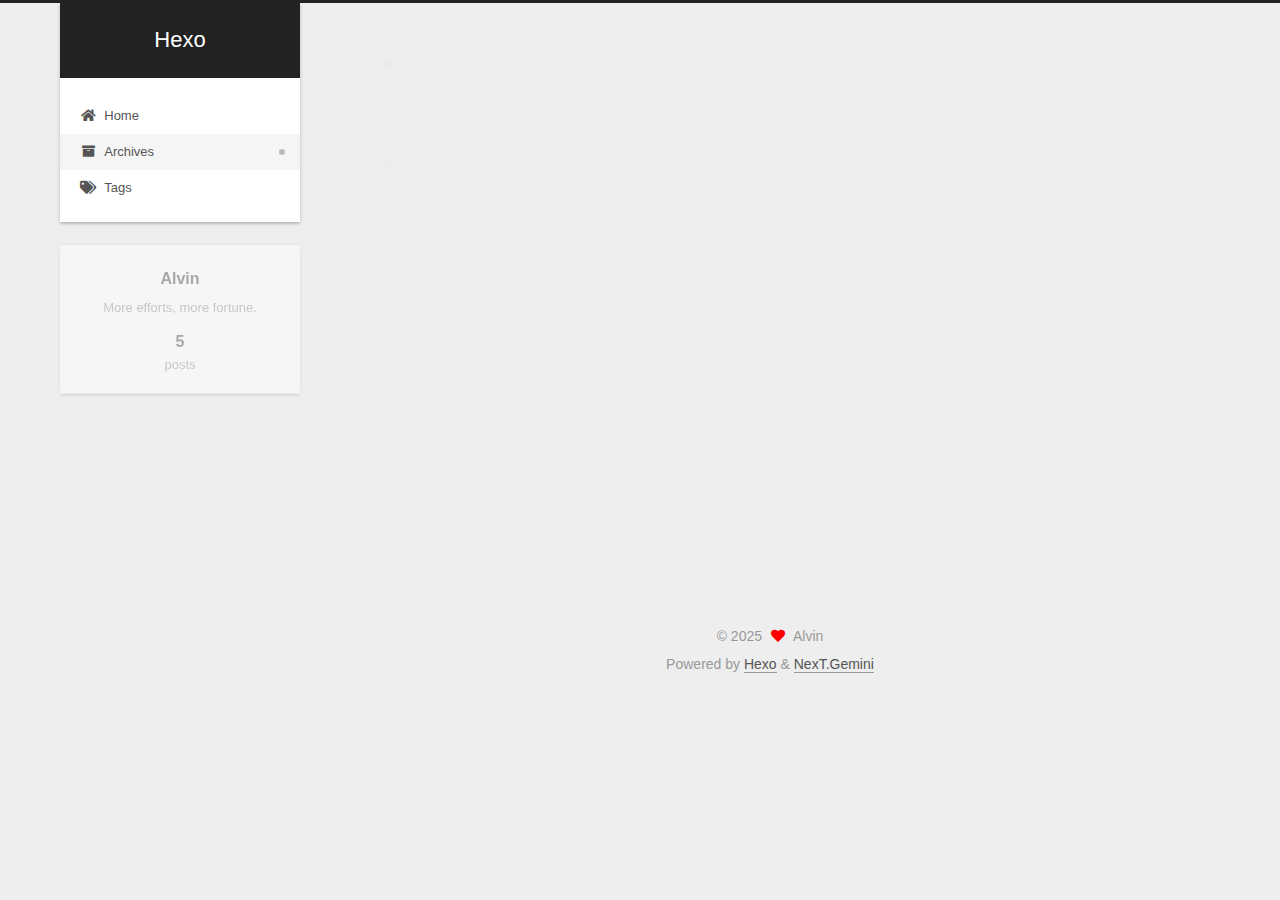
<file: archives/index.html>
<!DOCTYPE html>
<html lang="en">
<head>
  <meta charset="UTF-8">
<meta name="viewport" content="width=device-width, initial-scale=1, maximum-scale=2">
<meta name="theme-color" content="#222">
<meta name="generator" content="Hexo 7.3.0">
  <link rel="apple-touch-icon" sizes="180x180" href="/images/apple-touch-icon-next.png">
  <link rel="icon" type="image/png" sizes="32x32" href="/images/favicon-32x32-next.png">
  <link rel="icon" type="image/png" sizes="16x16" href="/images/favicon-16x16-next.png">
  <link rel="mask-icon" href="/images/logo.svg" color="#222">

<link rel="stylesheet" href="/css/main.css">


<link rel="stylesheet" href="/lib/font-awesome/css/all.min.css">

<script id="hexo-configurations">
    var NexT = window.NexT || {};
    var CONFIG = {"hostname":"example.com","root":"/","scheme":"Gemini","version":"7.8.0","exturl":false,"sidebar":{"position":"left","display":"post","padding":18,"offset":12,"onmobile":false},"copycode":{"enable":false,"show_result":false,"style":null},"back2top":{"enable":true,"sidebar":false,"scrollpercent":false},"bookmark":{"enable":false,"color":"#222","save":"auto"},"fancybox":false,"mediumzoom":false,"lazyload":false,"pangu":false,"comments":{"style":"tabs","active":null,"storage":true,"lazyload":false,"nav":null},"algolia":{"hits":{"per_page":10},"labels":{"input_placeholder":"Search for Posts","hits_empty":"We didn't find any results for the search: ${query}","hits_stats":"${hits} results found in ${time} ms"}},"localsearch":{"enable":false,"trigger":"auto","top_n_per_article":1,"unescape":false,"preload":false},"motion":{"enable":true,"async":false,"transition":{"post_block":"fadeIn","post_header":"slideDownIn","post_body":"slideDownIn","coll_header":"slideLeftIn","sidebar":"slideUpIn"}}};
  </script>

  <meta name="description" content="More efforts, more fortune.">
<meta property="og:type" content="website">
<meta property="og:title" content="Hexo">
<meta property="og:url" content="http://example.com/archives/index.html">
<meta property="og:site_name" content="Hexo">
<meta property="og:description" content="More efforts, more fortune.">
<meta property="og:locale" content="en_US">
<meta property="article:author" content="Alvin">
<meta name="twitter:card" content="summary">

<link rel="canonical" href="http://example.com/archives/">


<script id="page-configurations">
  // https://hexo.io/docs/variables.html
  CONFIG.page = {
    sidebar: "",
    isHome : false,
    isPost : false,
    lang   : 'en'
  };
</script>

  <title>Archive | Hexo</title>
  






  <noscript>
  <style>
  .use-motion .brand,
  .use-motion .menu-item,
  .sidebar-inner,
  .use-motion .post-block,
  .use-motion .pagination,
  .use-motion .comments,
  .use-motion .post-header,
  .use-motion .post-body,
  .use-motion .collection-header { opacity: initial; }

  .use-motion .site-title,
  .use-motion .site-subtitle {
    opacity: initial;
    top: initial;
  }

  .use-motion .logo-line-before i { left: initial; }
  .use-motion .logo-line-after i { right: initial; }
  </style>
</noscript>

</head>

<body itemscope itemtype="http://schema.org/WebPage">
  <div class="container use-motion">
    <div class="headband"></div>

    <header class="header" itemscope itemtype="http://schema.org/WPHeader">
      <div class="header-inner"><div class="site-brand-container">
  <div class="site-nav-toggle">
    <div class="toggle" aria-label="Toggle navigation bar">
      <span class="toggle-line toggle-line-first"></span>
      <span class="toggle-line toggle-line-middle"></span>
      <span class="toggle-line toggle-line-last"></span>
    </div>
  </div>

  <div class="site-meta">

    <a href="/" class="brand" rel="start">
      <span class="logo-line-before"><i></i></span>
      <h1 class="site-title">Hexo</h1>
      <span class="logo-line-after"><i></i></span>
    </a>
  </div>

  <div class="site-nav-right">
    <div class="toggle popup-trigger">
    </div>
  </div>
</div>




<nav class="site-nav">
  <ul id="menu" class="main-menu menu">
        <li class="menu-item menu-item-home">

    <a href="/" rel="section"><i class="fa fa-home fa-fw"></i>Home</a>

  </li>
        <li class="menu-item menu-item-archives">

    <a href="/archives/" rel="section"><i class="fa fa-archive fa-fw"></i>Archives</a>

  </li>
        <li class="menu-item menu-item-tags">

    <a href="/tags/" rel="section"><i class="fa fa-tags fa-fw"></i>Tags</a>

  </li>
  </ul>
</nav>




</div>
    </header>

    
  <div class="back-to-top">
    <i class="fa fa-arrow-up"></i>
    <span>0%</span>
  </div>


    <main class="main">
      <div class="main-inner">
        <div class="content-wrap">
          

          <div class="content archive">
            

  
  
  
  <div class="post-block">
    <div class="posts-collapse">
      <div class="collection-title">
        <span class="collection-header">Um..! 5 posts in total. Keep on posting.</span>
      </div>

      
    <div class="collection-year">
      <span class="collection-header">2025</span>
    </div>

  <article itemscope itemtype="http://schema.org/Article">
    <header class="post-header">

      <div class="post-meta">
        <time itemprop="dateCreated"
              datetime="2025-03-17T09:44:39+08:00"
              content="2025-03-17">
          03-17
        </time>
      </div>

      <div class="post-title">
          <a class="post-title-link" href="/2025/03/17/postgres-002/" itemprop="url">
            <span itemprop="name">postgres-002</span>
          </a>
      </div>

    </header>
  </article>

  <article itemscope itemtype="http://schema.org/Article">
    <header class="post-header">

      <div class="post-meta">
        <time itemprop="dateCreated"
              datetime="2025-03-11T15:59:31+08:00"
              content="2025-03-11">
          03-11
        </time>
      </div>

      <div class="post-title">
          <a class="post-title-link" href="/2025/03/11/Centos8-%E9%85%8D%E7%BD%AE-CPP20-%E7%8E%AF%E5%A2%83/" itemprop="url">
            <span itemprop="name">Centos8 配置 C++20 环境</span>
          </a>
      </div>

    </header>
  </article>

  <article itemscope itemtype="http://schema.org/Article">
    <header class="post-header">

      <div class="post-meta">
        <time itemprop="dateCreated"
              datetime="2025-03-10T15:15:35+08:00"
              content="2025-03-10">
          03-10
        </time>
      </div>

      <div class="post-title">
          <a class="post-title-link" href="/2025/03/10/postgres-001/" itemprop="url">
            <span itemprop="name">postgres 001</span>
          </a>
      </div>

    </header>
  </article>

  <article itemscope itemtype="http://schema.org/Article">
    <header class="post-header">

      <div class="post-meta">
        <time itemprop="dateCreated"
              datetime="2025-03-06T11:19:34+08:00"
              content="2025-03-06">
          03-06
        </time>
      </div>

      <div class="post-title">
          <a class="post-title-link" href="/2025/03/06/postgres-000/" itemprop="url">
            <span itemprop="name">postgres_000</span>
          </a>
      </div>

    </header>
  </article>

  <article itemscope itemtype="http://schema.org/Article">
    <header class="post-header">

      <div class="post-meta">
        <time itemprop="dateCreated"
              datetime="2025-03-05T11:19:34+08:00"
              content="2025-03-05">
          03-05
        </time>
      </div>

      <div class="post-title">
          <a class="post-title-link" href="/2025/03/05/hello-world/" itemprop="url">
            <span itemprop="name">Hello World</span>
          </a>
      </div>

    </header>
  </article>


    </div>
  </div>
  
  
  

  



          </div>
          

<script>
  window.addEventListener('tabs:register', () => {
    let { activeClass } = CONFIG.comments;
    if (CONFIG.comments.storage) {
      activeClass = localStorage.getItem('comments_active') || activeClass;
    }
    if (activeClass) {
      let activeTab = document.querySelector(`a[href="#comment-${activeClass}"]`);
      if (activeTab) {
        activeTab.click();
      }
    }
  });
  if (CONFIG.comments.storage) {
    window.addEventListener('tabs:click', event => {
      if (!event.target.matches('.tabs-comment .tab-content .tab-pane')) return;
      let commentClass = event.target.classList[1];
      localStorage.setItem('comments_active', commentClass);
    });
  }
</script>

        </div>
          
  
  <div class="toggle sidebar-toggle">
    <span class="toggle-line toggle-line-first"></span>
    <span class="toggle-line toggle-line-middle"></span>
    <span class="toggle-line toggle-line-last"></span>
  </div>

  <aside class="sidebar">
    <div class="sidebar-inner">

      <ul class="sidebar-nav motion-element">
        <li class="sidebar-nav-toc">
          Table of Contents
        </li>
        <li class="sidebar-nav-overview">
          Overview
        </li>
      </ul>

      <!--noindex-->
      <div class="post-toc-wrap sidebar-panel">
      </div>
      <!--/noindex-->

      <div class="site-overview-wrap sidebar-panel">
        <div class="site-author motion-element" itemprop="author" itemscope itemtype="http://schema.org/Person">
  <p class="site-author-name" itemprop="name">Alvin</p>
  <div class="site-description" itemprop="description">More efforts, more fortune.</div>
</div>
<div class="site-state-wrap motion-element">
  <nav class="site-state">
      <div class="site-state-item site-state-posts">
          <a href="/archives/">
        
          <span class="site-state-item-count">5</span>
          <span class="site-state-item-name">posts</span>
        </a>
      </div>
  </nav>
</div>



      </div>

    </div>
  </aside>
  <div id="sidebar-dimmer"></div>


      </div>
    </main>

    <footer class="footer">
      <div class="footer-inner">
        

        

<div class="copyright">
  
  &copy; 
  <span itemprop="copyrightYear">2025</span>
  <span class="with-love">
    <i class="fa fa-heart"></i>
  </span>
  <span class="author" itemprop="copyrightHolder">Alvin</span>
</div>
  <div class="powered-by">Powered by <a href="https://hexo.io/" class="theme-link" rel="noopener" target="_blank">Hexo</a> & <a href="https://theme-next.org/" class="theme-link" rel="noopener" target="_blank">NexT.Gemini</a>
  </div>

        








      </div>
    </footer>
  </div>

  
  <script src="/lib/anime.min.js"></script>
  <script src="/lib/velocity/velocity.min.js"></script>
  <script src="/lib/velocity/velocity.ui.min.js"></script>

<script src="/js/utils.js"></script>

<script src="/js/motion.js"></script>


<script src="/js/schemes/pisces.js"></script>


<script src="/js/next-boot.js"></script>




  















  

  

</body>
</html>
</file>
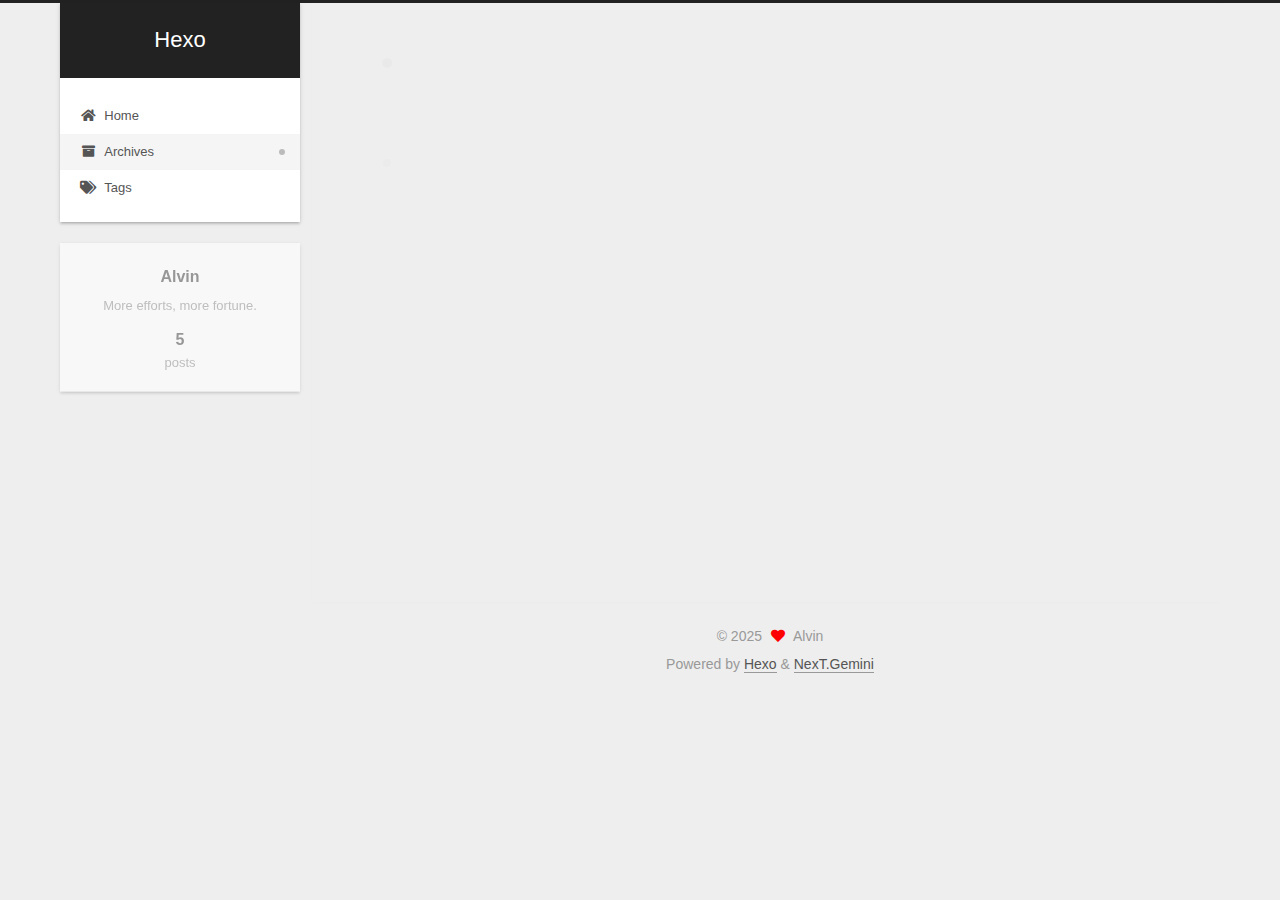
<file: archives/2025/index.html>
<!DOCTYPE html>
<html lang="en">
<head>
  <meta charset="UTF-8">
<meta name="viewport" content="width=device-width, initial-scale=1, maximum-scale=2">
<meta name="theme-color" content="#222">
<meta name="generator" content="Hexo 7.3.0">
  <link rel="apple-touch-icon" sizes="180x180" href="/images/apple-touch-icon-next.png">
  <link rel="icon" type="image/png" sizes="32x32" href="/images/favicon-32x32-next.png">
  <link rel="icon" type="image/png" sizes="16x16" href="/images/favicon-16x16-next.png">
  <link rel="mask-icon" href="/images/logo.svg" color="#222">

<link rel="stylesheet" href="/css/main.css">


<link rel="stylesheet" href="/lib/font-awesome/css/all.min.css">

<script id="hexo-configurations">
    var NexT = window.NexT || {};
    var CONFIG = {"hostname":"example.com","root":"/","scheme":"Gemini","version":"7.8.0","exturl":false,"sidebar":{"position":"left","display":"post","padding":18,"offset":12,"onmobile":false},"copycode":{"enable":false,"show_result":false,"style":null},"back2top":{"enable":true,"sidebar":false,"scrollpercent":false},"bookmark":{"enable":false,"color":"#222","save":"auto"},"fancybox":false,"mediumzoom":false,"lazyload":false,"pangu":false,"comments":{"style":"tabs","active":null,"storage":true,"lazyload":false,"nav":null},"algolia":{"hits":{"per_page":10},"labels":{"input_placeholder":"Search for Posts","hits_empty":"We didn't find any results for the search: ${query}","hits_stats":"${hits} results found in ${time} ms"}},"localsearch":{"enable":false,"trigger":"auto","top_n_per_article":1,"unescape":false,"preload":false},"motion":{"enable":true,"async":false,"transition":{"post_block":"fadeIn","post_header":"slideDownIn","post_body":"slideDownIn","coll_header":"slideLeftIn","sidebar":"slideUpIn"}}};
  </script>

  <meta name="description" content="More efforts, more fortune.">
<meta property="og:type" content="website">
<meta property="og:title" content="Hexo">
<meta property="og:url" content="http://example.com/archives/2025/index.html">
<meta property="og:site_name" content="Hexo">
<meta property="og:description" content="More efforts, more fortune.">
<meta property="og:locale" content="en_US">
<meta property="article:author" content="Alvin">
<meta name="twitter:card" content="summary">

<link rel="canonical" href="http://example.com/archives/2025/">


<script id="page-configurations">
  // https://hexo.io/docs/variables.html
  CONFIG.page = {
    sidebar: "",
    isHome : false,
    isPost : false,
    lang   : 'en'
  };
</script>

  <title>Archive | Hexo</title>
  






  <noscript>
  <style>
  .use-motion .brand,
  .use-motion .menu-item,
  .sidebar-inner,
  .use-motion .post-block,
  .use-motion .pagination,
  .use-motion .comments,
  .use-motion .post-header,
  .use-motion .post-body,
  .use-motion .collection-header { opacity: initial; }

  .use-motion .site-title,
  .use-motion .site-subtitle {
    opacity: initial;
    top: initial;
  }

  .use-motion .logo-line-before i { left: initial; }
  .use-motion .logo-line-after i { right: initial; }
  </style>
</noscript>

</head>

<body itemscope itemtype="http://schema.org/WebPage">
  <div class="container use-motion">
    <div class="headband"></div>

    <header class="header" itemscope itemtype="http://schema.org/WPHeader">
      <div class="header-inner"><div class="site-brand-container">
  <div class="site-nav-toggle">
    <div class="toggle" aria-label="Toggle navigation bar">
      <span class="toggle-line toggle-line-first"></span>
      <span class="toggle-line toggle-line-middle"></span>
      <span class="toggle-line toggle-line-last"></span>
    </div>
  </div>

  <div class="site-meta">

    <a href="/" class="brand" rel="start">
      <span class="logo-line-before"><i></i></span>
      <h1 class="site-title">Hexo</h1>
      <span class="logo-line-after"><i></i></span>
    </a>
  </div>

  <div class="site-nav-right">
    <div class="toggle popup-trigger">
    </div>
  </div>
</div>




<nav class="site-nav">
  <ul id="menu" class="main-menu menu">
        <li class="menu-item menu-item-home">

    <a href="/" rel="section"><i class="fa fa-home fa-fw"></i>Home</a>

  </li>
        <li class="menu-item menu-item-archives">

    <a href="/archives/" rel="section"><i class="fa fa-archive fa-fw"></i>Archives</a>

  </li>
        <li class="menu-item menu-item-tags">

    <a href="/tags/" rel="section"><i class="fa fa-tags fa-fw"></i>Tags</a>

  </li>
  </ul>
</nav>




</div>
    </header>

    
  <div class="back-to-top">
    <i class="fa fa-arrow-up"></i>
    <span>0%</span>
  </div>


    <main class="main">
      <div class="main-inner">
        <div class="content-wrap">
          

          <div class="content archive">
            

  
  
  
  <div class="post-block">
    <div class="posts-collapse">
      <div class="collection-title">
        <span class="collection-header">Um..! 5 posts in total. Keep on posting.</span>
      </div>

      
    <div class="collection-year">
      <span class="collection-header">2025</span>
    </div>

  <article itemscope itemtype="http://schema.org/Article">
    <header class="post-header">

      <div class="post-meta">
        <time itemprop="dateCreated"
              datetime="2025-03-17T09:44:39+08:00"
              content="2025-03-17">
          03-17
        </time>
      </div>

      <div class="post-title">
          <a class="post-title-link" href="/2025/03/17/postgres-002/" itemprop="url">
            <span itemprop="name">postgres-002</span>
          </a>
      </div>

    </header>
  </article>

  <article itemscope itemtype="http://schema.org/Article">
    <header class="post-header">

      <div class="post-meta">
        <time itemprop="dateCreated"
              datetime="2025-03-11T15:59:31+08:00"
              content="2025-03-11">
          03-11
        </time>
      </div>

      <div class="post-title">
          <a class="post-title-link" href="/2025/03/11/Centos8-%E9%85%8D%E7%BD%AE-CPP20-%E7%8E%AF%E5%A2%83/" itemprop="url">
            <span itemprop="name">Centos8 配置 C++20 环境</span>
          </a>
      </div>

    </header>
  </article>

  <article itemscope itemtype="http://schema.org/Article">
    <header class="post-header">

      <div class="post-meta">
        <time itemprop="dateCreated"
              datetime="2025-03-10T15:15:35+08:00"
              content="2025-03-10">
          03-10
        </time>
      </div>

      <div class="post-title">
          <a class="post-title-link" href="/2025/03/10/postgres-001/" itemprop="url">
            <span itemprop="name">postgres 001</span>
          </a>
      </div>

    </header>
  </article>

  <article itemscope itemtype="http://schema.org/Article">
    <header class="post-header">

      <div class="post-meta">
        <time itemprop="dateCreated"
              datetime="2025-03-06T11:19:34+08:00"
              content="2025-03-06">
          03-06
        </time>
      </div>

      <div class="post-title">
          <a class="post-title-link" href="/2025/03/06/postgres-000/" itemprop="url">
            <span itemprop="name">postgres_000</span>
          </a>
      </div>

    </header>
  </article>

  <article itemscope itemtype="http://schema.org/Article">
    <header class="post-header">

      <div class="post-meta">
        <time itemprop="dateCreated"
              datetime="2025-03-05T11:19:34+08:00"
              content="2025-03-05">
          03-05
        </time>
      </div>

      <div class="post-title">
          <a class="post-title-link" href="/2025/03/05/hello-world/" itemprop="url">
            <span itemprop="name">Hello World</span>
          </a>
      </div>

    </header>
  </article>


    </div>
  </div>
  
  
  

  



          </div>
          

<script>
  window.addEventListener('tabs:register', () => {
    let { activeClass } = CONFIG.comments;
    if (CONFIG.comments.storage) {
      activeClass = localStorage.getItem('comments_active') || activeClass;
    }
    if (activeClass) {
      let activeTab = document.querySelector(`a[href="#comment-${activeClass}"]`);
      if (activeTab) {
        activeTab.click();
      }
    }
  });
  if (CONFIG.comments.storage) {
    window.addEventListener('tabs:click', event => {
      if (!event.target.matches('.tabs-comment .tab-content .tab-pane')) return;
      let commentClass = event.target.classList[1];
      localStorage.setItem('comments_active', commentClass);
    });
  }
</script>

        </div>
          
  
  <div class="toggle sidebar-toggle">
    <span class="toggle-line toggle-line-first"></span>
    <span class="toggle-line toggle-line-middle"></span>
    <span class="toggle-line toggle-line-last"></span>
  </div>

  <aside class="sidebar">
    <div class="sidebar-inner">

      <ul class="sidebar-nav motion-element">
        <li class="sidebar-nav-toc">
          Table of Contents
        </li>
        <li class="sidebar-nav-overview">
          Overview
        </li>
      </ul>

      <!--noindex-->
      <div class="post-toc-wrap sidebar-panel">
      </div>
      <!--/noindex-->

      <div class="site-overview-wrap sidebar-panel">
        <div class="site-author motion-element" itemprop="author" itemscope itemtype="http://schema.org/Person">
  <p class="site-author-name" itemprop="name">Alvin</p>
  <div class="site-description" itemprop="description">More efforts, more fortune.</div>
</div>
<div class="site-state-wrap motion-element">
  <nav class="site-state">
      <div class="site-state-item site-state-posts">
          <a href="/archives/">
        
          <span class="site-state-item-count">5</span>
          <span class="site-state-item-name">posts</span>
        </a>
      </div>
  </nav>
</div>



      </div>

    </div>
  </aside>
  <div id="sidebar-dimmer"></div>


      </div>
    </main>

    <footer class="footer">
      <div class="footer-inner">
        

        

<div class="copyright">
  
  &copy; 
  <span itemprop="copyrightYear">2025</span>
  <span class="with-love">
    <i class="fa fa-heart"></i>
  </span>
  <span class="author" itemprop="copyrightHolder">Alvin</span>
</div>
  <div class="powered-by">Powered by <a href="https://hexo.io/" class="theme-link" rel="noopener" target="_blank">Hexo</a> & <a href="https://theme-next.org/" class="theme-link" rel="noopener" target="_blank">NexT.Gemini</a>
  </div>

        








      </div>
    </footer>
  </div>

  
  <script src="/lib/anime.min.js"></script>
  <script src="/lib/velocity/velocity.min.js"></script>
  <script src="/lib/velocity/velocity.ui.min.js"></script>

<script src="/js/utils.js"></script>

<script src="/js/motion.js"></script>


<script src="/js/schemes/pisces.js"></script>


<script src="/js/next-boot.js"></script>




  















  

  

</body>
</html>
</file>
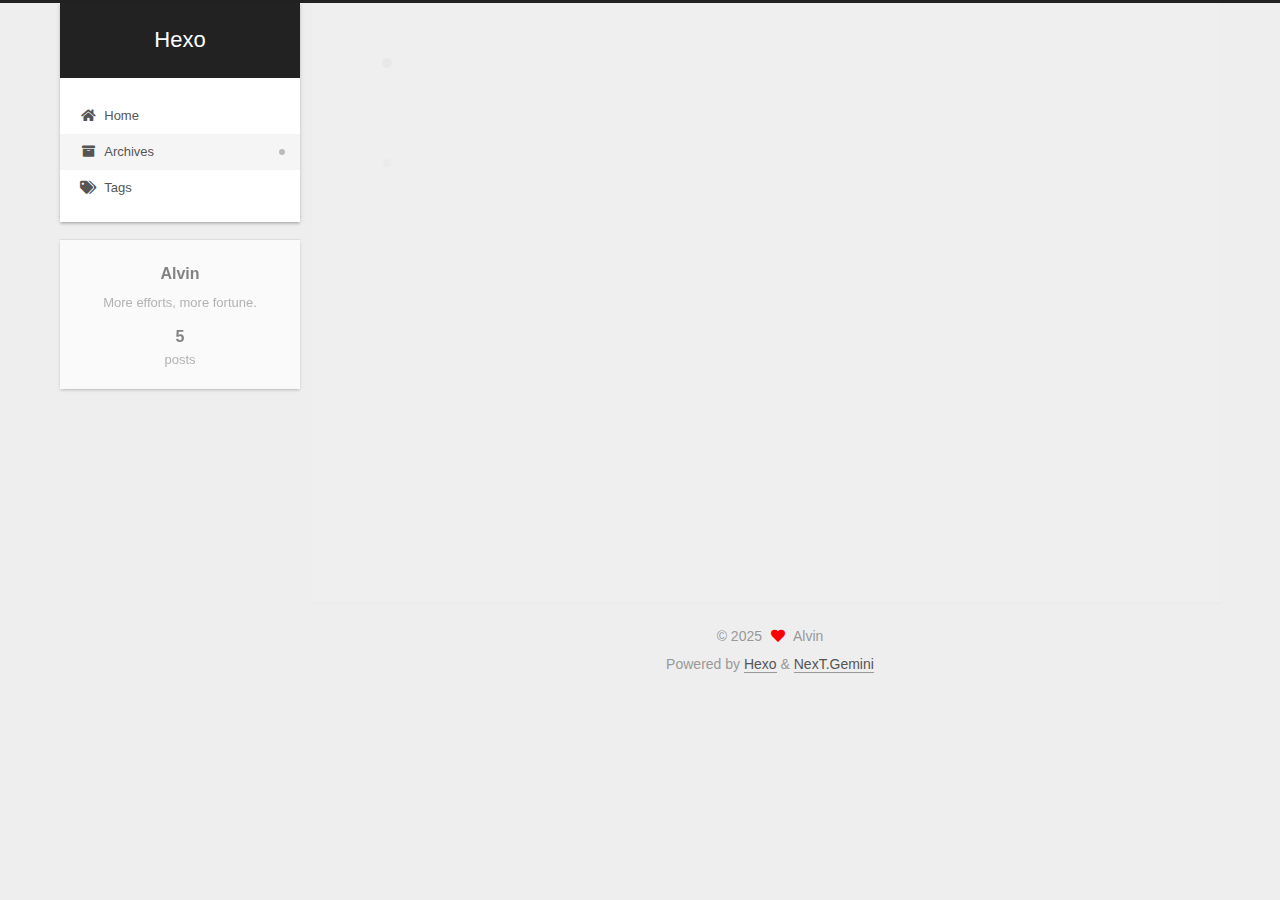
<file: archives/2025/03/index.html>
<!DOCTYPE html>
<html lang="en">
<head>
  <meta charset="UTF-8">
<meta name="viewport" content="width=device-width, initial-scale=1, maximum-scale=2">
<meta name="theme-color" content="#222">
<meta name="generator" content="Hexo 7.3.0">
  <link rel="apple-touch-icon" sizes="180x180" href="/images/apple-touch-icon-next.png">
  <link rel="icon" type="image/png" sizes="32x32" href="/images/favicon-32x32-next.png">
  <link rel="icon" type="image/png" sizes="16x16" href="/images/favicon-16x16-next.png">
  <link rel="mask-icon" href="/images/logo.svg" color="#222">

<link rel="stylesheet" href="/css/main.css">


<link rel="stylesheet" href="/lib/font-awesome/css/all.min.css">

<script id="hexo-configurations">
    var NexT = window.NexT || {};
    var CONFIG = {"hostname":"example.com","root":"/","scheme":"Gemini","version":"7.8.0","exturl":false,"sidebar":{"position":"left","display":"post","padding":18,"offset":12,"onmobile":false},"copycode":{"enable":false,"show_result":false,"style":null},"back2top":{"enable":true,"sidebar":false,"scrollpercent":false},"bookmark":{"enable":false,"color":"#222","save":"auto"},"fancybox":false,"mediumzoom":false,"lazyload":false,"pangu":false,"comments":{"style":"tabs","active":null,"storage":true,"lazyload":false,"nav":null},"algolia":{"hits":{"per_page":10},"labels":{"input_placeholder":"Search for Posts","hits_empty":"We didn't find any results for the search: ${query}","hits_stats":"${hits} results found in ${time} ms"}},"localsearch":{"enable":false,"trigger":"auto","top_n_per_article":1,"unescape":false,"preload":false},"motion":{"enable":true,"async":false,"transition":{"post_block":"fadeIn","post_header":"slideDownIn","post_body":"slideDownIn","coll_header":"slideLeftIn","sidebar":"slideUpIn"}}};
  </script>

  <meta name="description" content="More efforts, more fortune.">
<meta property="og:type" content="website">
<meta property="og:title" content="Hexo">
<meta property="og:url" content="http://example.com/archives/2025/03/index.html">
<meta property="og:site_name" content="Hexo">
<meta property="og:description" content="More efforts, more fortune.">
<meta property="og:locale" content="en_US">
<meta property="article:author" content="Alvin">
<meta name="twitter:card" content="summary">

<link rel="canonical" href="http://example.com/archives/2025/03/">


<script id="page-configurations">
  // https://hexo.io/docs/variables.html
  CONFIG.page = {
    sidebar: "",
    isHome : false,
    isPost : false,
    lang   : 'en'
  };
</script>

  <title>Archive | Hexo</title>
  






  <noscript>
  <style>
  .use-motion .brand,
  .use-motion .menu-item,
  .sidebar-inner,
  .use-motion .post-block,
  .use-motion .pagination,
  .use-motion .comments,
  .use-motion .post-header,
  .use-motion .post-body,
  .use-motion .collection-header { opacity: initial; }

  .use-motion .site-title,
  .use-motion .site-subtitle {
    opacity: initial;
    top: initial;
  }

  .use-motion .logo-line-before i { left: initial; }
  .use-motion .logo-line-after i { right: initial; }
  </style>
</noscript>

</head>

<body itemscope itemtype="http://schema.org/WebPage">
  <div class="container use-motion">
    <div class="headband"></div>

    <header class="header" itemscope itemtype="http://schema.org/WPHeader">
      <div class="header-inner"><div class="site-brand-container">
  <div class="site-nav-toggle">
    <div class="toggle" aria-label="Toggle navigation bar">
      <span class="toggle-line toggle-line-first"></span>
      <span class="toggle-line toggle-line-middle"></span>
      <span class="toggle-line toggle-line-last"></span>
    </div>
  </div>

  <div class="site-meta">

    <a href="/" class="brand" rel="start">
      <span class="logo-line-before"><i></i></span>
      <h1 class="site-title">Hexo</h1>
      <span class="logo-line-after"><i></i></span>
    </a>
  </div>

  <div class="site-nav-right">
    <div class="toggle popup-trigger">
    </div>
  </div>
</div>




<nav class="site-nav">
  <ul id="menu" class="main-menu menu">
        <li class="menu-item menu-item-home">

    <a href="/" rel="section"><i class="fa fa-home fa-fw"></i>Home</a>

  </li>
        <li class="menu-item menu-item-archives">

    <a href="/archives/" rel="section"><i class="fa fa-archive fa-fw"></i>Archives</a>

  </li>
        <li class="menu-item menu-item-tags">

    <a href="/tags/" rel="section"><i class="fa fa-tags fa-fw"></i>Tags</a>

  </li>
  </ul>
</nav>




</div>
    </header>

    
  <div class="back-to-top">
    <i class="fa fa-arrow-up"></i>
    <span>0%</span>
  </div>


    <main class="main">
      <div class="main-inner">
        <div class="content-wrap">
          

          <div class="content archive">
            

  
  
  
  <div class="post-block">
    <div class="posts-collapse">
      <div class="collection-title">
        <span class="collection-header">Um..! 5 posts in total. Keep on posting.</span>
      </div>

      
    <div class="collection-year">
      <span class="collection-header">2025</span>
    </div>

  <article itemscope itemtype="http://schema.org/Article">
    <header class="post-header">

      <div class="post-meta">
        <time itemprop="dateCreated"
              datetime="2025-03-17T09:44:39+08:00"
              content="2025-03-17">
          03-17
        </time>
      </div>

      <div class="post-title">
          <a class="post-title-link" href="/2025/03/17/postgres-002/" itemprop="url">
            <span itemprop="name">postgres-002</span>
          </a>
      </div>

    </header>
  </article>

  <article itemscope itemtype="http://schema.org/Article">
    <header class="post-header">

      <div class="post-meta">
        <time itemprop="dateCreated"
              datetime="2025-03-11T15:59:31+08:00"
              content="2025-03-11">
          03-11
        </time>
      </div>

      <div class="post-title">
          <a class="post-title-link" href="/2025/03/11/Centos8-%E9%85%8D%E7%BD%AE-CPP20-%E7%8E%AF%E5%A2%83/" itemprop="url">
            <span itemprop="name">Centos8 配置 C++20 环境</span>
          </a>
      </div>

    </header>
  </article>

  <article itemscope itemtype="http://schema.org/Article">
    <header class="post-header">

      <div class="post-meta">
        <time itemprop="dateCreated"
              datetime="2025-03-10T15:15:35+08:00"
              content="2025-03-10">
          03-10
        </time>
      </div>

      <div class="post-title">
          <a class="post-title-link" href="/2025/03/10/postgres-001/" itemprop="url">
            <span itemprop="name">postgres 001</span>
          </a>
      </div>

    </header>
  </article>

  <article itemscope itemtype="http://schema.org/Article">
    <header class="post-header">

      <div class="post-meta">
        <time itemprop="dateCreated"
              datetime="2025-03-06T11:19:34+08:00"
              content="2025-03-06">
          03-06
        </time>
      </div>

      <div class="post-title">
          <a class="post-title-link" href="/2025/03/06/postgres-000/" itemprop="url">
            <span itemprop="name">postgres_000</span>
          </a>
      </div>

    </header>
  </article>

  <article itemscope itemtype="http://schema.org/Article">
    <header class="post-header">

      <div class="post-meta">
        <time itemprop="dateCreated"
              datetime="2025-03-05T11:19:34+08:00"
              content="2025-03-05">
          03-05
        </time>
      </div>

      <div class="post-title">
          <a class="post-title-link" href="/2025/03/05/hello-world/" itemprop="url">
            <span itemprop="name">Hello World</span>
          </a>
      </div>

    </header>
  </article>


    </div>
  </div>
  
  
  

  



          </div>
          

<script>
  window.addEventListener('tabs:register', () => {
    let { activeClass } = CONFIG.comments;
    if (CONFIG.comments.storage) {
      activeClass = localStorage.getItem('comments_active') || activeClass;
    }
    if (activeClass) {
      let activeTab = document.querySelector(`a[href="#comment-${activeClass}"]`);
      if (activeTab) {
        activeTab.click();
      }
    }
  });
  if (CONFIG.comments.storage) {
    window.addEventListener('tabs:click', event => {
      if (!event.target.matches('.tabs-comment .tab-content .tab-pane')) return;
      let commentClass = event.target.classList[1];
      localStorage.setItem('comments_active', commentClass);
    });
  }
</script>

        </div>
          
  
  <div class="toggle sidebar-toggle">
    <span class="toggle-line toggle-line-first"></span>
    <span class="toggle-line toggle-line-middle"></span>
    <span class="toggle-line toggle-line-last"></span>
  </div>

  <aside class="sidebar">
    <div class="sidebar-inner">

      <ul class="sidebar-nav motion-element">
        <li class="sidebar-nav-toc">
          Table of Contents
        </li>
        <li class="sidebar-nav-overview">
          Overview
        </li>
      </ul>

      <!--noindex-->
      <div class="post-toc-wrap sidebar-panel">
      </div>
      <!--/noindex-->

      <div class="site-overview-wrap sidebar-panel">
        <div class="site-author motion-element" itemprop="author" itemscope itemtype="http://schema.org/Person">
  <p class="site-author-name" itemprop="name">Alvin</p>
  <div class="site-description" itemprop="description">More efforts, more fortune.</div>
</div>
<div class="site-state-wrap motion-element">
  <nav class="site-state">
      <div class="site-state-item site-state-posts">
          <a href="/archives/">
        
          <span class="site-state-item-count">5</span>
          <span class="site-state-item-name">posts</span>
        </a>
      </div>
  </nav>
</div>



      </div>

    </div>
  </aside>
  <div id="sidebar-dimmer"></div>


      </div>
    </main>

    <footer class="footer">
      <div class="footer-inner">
        

        

<div class="copyright">
  
  &copy; 
  <span itemprop="copyrightYear">2025</span>
  <span class="with-love">
    <i class="fa fa-heart"></i>
  </span>
  <span class="author" itemprop="copyrightHolder">Alvin</span>
</div>
  <div class="powered-by">Powered by <a href="https://hexo.io/" class="theme-link" rel="noopener" target="_blank">Hexo</a> & <a href="https://theme-next.org/" class="theme-link" rel="noopener" target="_blank">NexT.Gemini</a>
  </div>

        








      </div>
    </footer>
  </div>

  
  <script src="/lib/anime.min.js"></script>
  <script src="/lib/velocity/velocity.min.js"></script>
  <script src="/lib/velocity/velocity.ui.min.js"></script>

<script src="/js/utils.js"></script>

<script src="/js/motion.js"></script>


<script src="/js/schemes/pisces.js"></script>


<script src="/js/next-boot.js"></script>




  















  

  

</body>
</html>
</file>
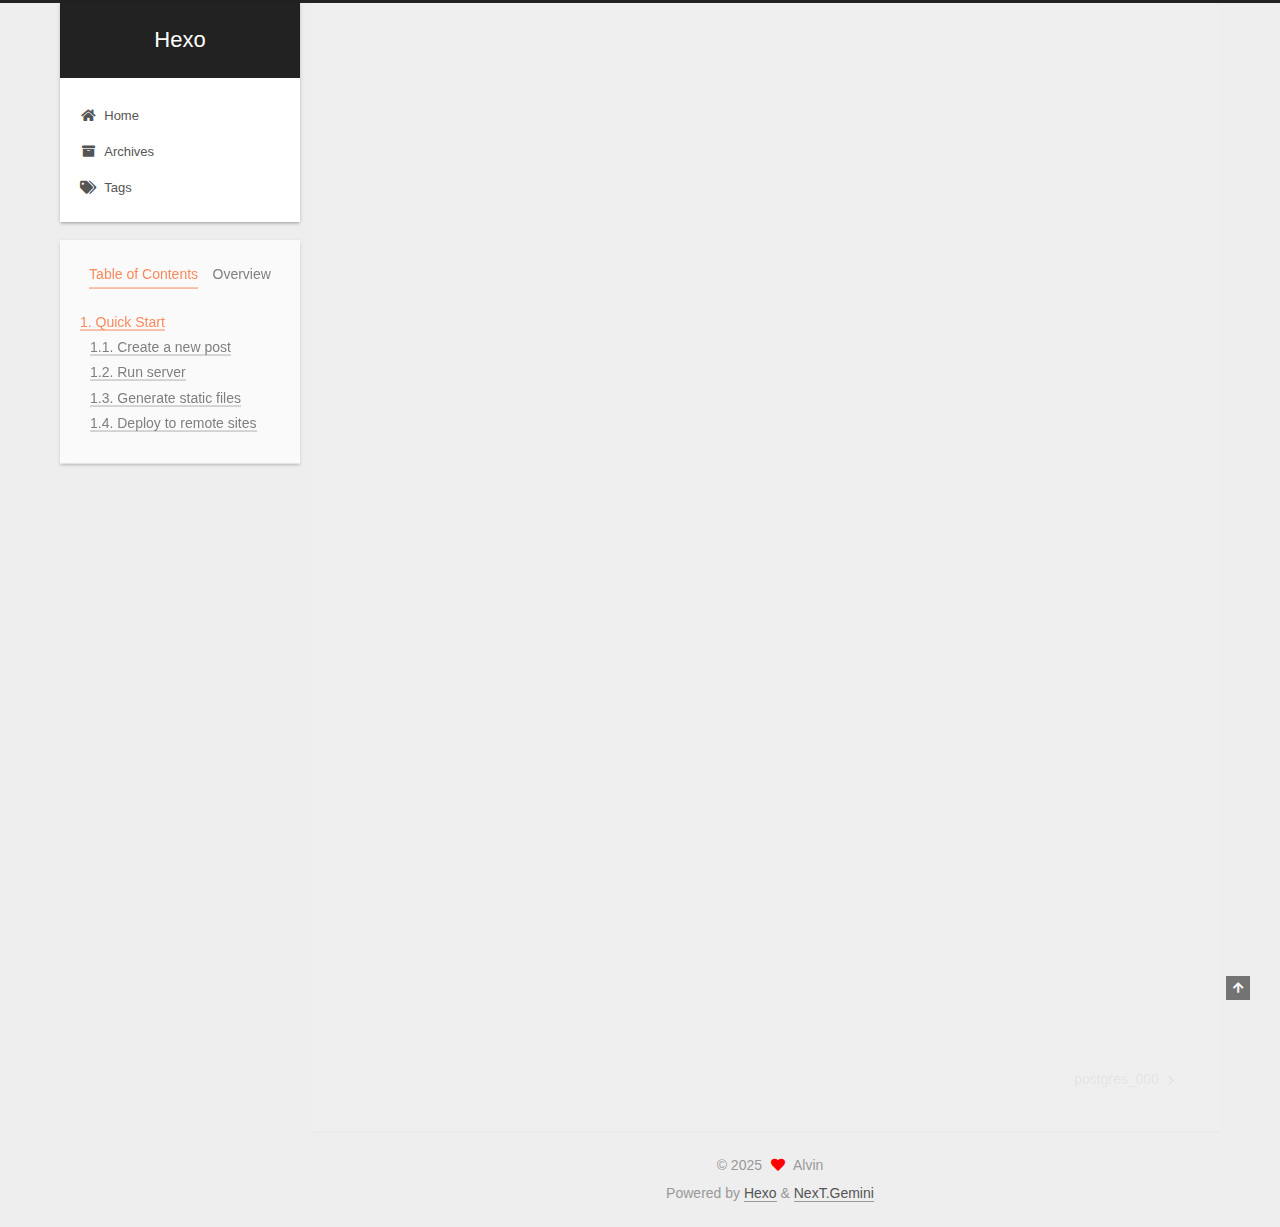
<file: 2025/03/05/hello-world/index.html>
<!DOCTYPE html>
<html lang="en">
<head>
  <meta charset="UTF-8">
<meta name="viewport" content="width=device-width, initial-scale=1, maximum-scale=2">
<meta name="theme-color" content="#222">
<meta name="generator" content="Hexo 7.3.0">
  <link rel="apple-touch-icon" sizes="180x180" href="/images/apple-touch-icon-next.png">
  <link rel="icon" type="image/png" sizes="32x32" href="/images/favicon-32x32-next.png">
  <link rel="icon" type="image/png" sizes="16x16" href="/images/favicon-16x16-next.png">
  <link rel="mask-icon" href="/images/logo.svg" color="#222">

<link rel="stylesheet" href="/css/main.css">


<link rel="stylesheet" href="/lib/font-awesome/css/all.min.css">

<script id="hexo-configurations">
    var NexT = window.NexT || {};
    var CONFIG = {"hostname":"example.com","root":"/","scheme":"Gemini","version":"7.8.0","exturl":false,"sidebar":{"position":"left","display":"post","padding":18,"offset":12,"onmobile":false},"copycode":{"enable":false,"show_result":false,"style":null},"back2top":{"enable":true,"sidebar":false,"scrollpercent":false},"bookmark":{"enable":false,"color":"#222","save":"auto"},"fancybox":false,"mediumzoom":false,"lazyload":false,"pangu":false,"comments":{"style":"tabs","active":null,"storage":true,"lazyload":false,"nav":null},"algolia":{"hits":{"per_page":10},"labels":{"input_placeholder":"Search for Posts","hits_empty":"We didn't find any results for the search: ${query}","hits_stats":"${hits} results found in ${time} ms"}},"localsearch":{"enable":false,"trigger":"auto","top_n_per_article":1,"unescape":false,"preload":false},"motion":{"enable":true,"async":false,"transition":{"post_block":"fadeIn","post_header":"slideDownIn","post_body":"slideDownIn","coll_header":"slideLeftIn","sidebar":"slideUpIn"}}};
  </script>

  <meta name="description" content="Welcome to Hexo! This is your very first post. Check documentation for more info. If you get any problems when using Hexo, you can find the answer in troubleshooting or you can ask me on GitHub. Quick">
<meta property="og:type" content="article">
<meta property="og:title" content="Hello World">
<meta property="og:url" content="http://example.com/2025/03/05/hello-world/index.html">
<meta property="og:site_name" content="Hexo">
<meta property="og:description" content="Welcome to Hexo! This is your very first post. Check documentation for more info. If you get any problems when using Hexo, you can find the answer in troubleshooting or you can ask me on GitHub. Quick">
<meta property="og:locale" content="en_US">
<meta property="article:published_time" content="2025-03-05T03:19:34.000Z">
<meta property="article:modified_time" content="2025-03-12T01:22:29.000Z">
<meta property="article:author" content="Alvin">
<meta name="twitter:card" content="summary">

<link rel="canonical" href="http://example.com/2025/03/05/hello-world/">


<script id="page-configurations">
  // https://hexo.io/docs/variables.html
  CONFIG.page = {
    sidebar: "",
    isHome : false,
    isPost : true,
    lang   : 'en'
  };
</script>

  <title>Hello World | Hexo</title>
  






  <noscript>
  <style>
  .use-motion .brand,
  .use-motion .menu-item,
  .sidebar-inner,
  .use-motion .post-block,
  .use-motion .pagination,
  .use-motion .comments,
  .use-motion .post-header,
  .use-motion .post-body,
  .use-motion .collection-header { opacity: initial; }

  .use-motion .site-title,
  .use-motion .site-subtitle {
    opacity: initial;
    top: initial;
  }

  .use-motion .logo-line-before i { left: initial; }
  .use-motion .logo-line-after i { right: initial; }
  </style>
</noscript>

</head>

<body itemscope itemtype="http://schema.org/WebPage">
  <div class="container use-motion">
    <div class="headband"></div>

    <header class="header" itemscope itemtype="http://schema.org/WPHeader">
      <div class="header-inner"><div class="site-brand-container">
  <div class="site-nav-toggle">
    <div class="toggle" aria-label="Toggle navigation bar">
      <span class="toggle-line toggle-line-first"></span>
      <span class="toggle-line toggle-line-middle"></span>
      <span class="toggle-line toggle-line-last"></span>
    </div>
  </div>

  <div class="site-meta">

    <a href="/" class="brand" rel="start">
      <span class="logo-line-before"><i></i></span>
      <h1 class="site-title">Hexo</h1>
      <span class="logo-line-after"><i></i></span>
    </a>
  </div>

  <div class="site-nav-right">
    <div class="toggle popup-trigger">
    </div>
  </div>
</div>




<nav class="site-nav">
  <ul id="menu" class="main-menu menu">
        <li class="menu-item menu-item-home">

    <a href="/" rel="section"><i class="fa fa-home fa-fw"></i>Home</a>

  </li>
        <li class="menu-item menu-item-archives">

    <a href="/archives/" rel="section"><i class="fa fa-archive fa-fw"></i>Archives</a>

  </li>
        <li class="menu-item menu-item-tags">

    <a href="/tags/" rel="section"><i class="fa fa-tags fa-fw"></i>Tags</a>

  </li>
  </ul>
</nav>




</div>
    </header>

    
  <div class="back-to-top">
    <i class="fa fa-arrow-up"></i>
    <span>0%</span>
  </div>


    <main class="main">
      <div class="main-inner">
        <div class="content-wrap">
          

          <div class="content post posts-expand">
            

    
  
  
  <article itemscope itemtype="http://schema.org/Article" class="post-block" lang="en">
    <link itemprop="mainEntityOfPage" href="http://example.com/2025/03/05/hello-world/">

    <span hidden itemprop="author" itemscope itemtype="http://schema.org/Person">
      <meta itemprop="image" content="/images/avatar.gif">
      <meta itemprop="name" content="Alvin">
      <meta itemprop="description" content="More efforts, more fortune.">
    </span>

    <span hidden itemprop="publisher" itemscope itemtype="http://schema.org/Organization">
      <meta itemprop="name" content="Hexo">
    </span>
      <header class="post-header">
        <h1 class="post-title" itemprop="name headline">
          Hello World
        </h1>

        <div class="post-meta">
            <span class="post-meta-item">
              <span class="post-meta-item-icon">
                <i class="far fa-calendar"></i>
              </span>
              <span class="post-meta-item-text">Posted on</span>

              <time title="Created: 2025-03-05 11:19:34" itemprop="dateCreated datePublished" datetime="2025-03-05T11:19:34+08:00">2025-03-05</time>
            </span>
              <span class="post-meta-item">
                <span class="post-meta-item-icon">
                  <i class="far fa-calendar-check"></i>
                </span>
                <span class="post-meta-item-text">Edited on</span>
                <time title="Modified: 2025-03-12 09:22:29" itemprop="dateModified" datetime="2025-03-12T09:22:29+08:00">2025-03-12</time>
              </span>

          

        </div>
      </header>

    
    
    
    <div class="post-body" itemprop="articleBody">

      
        <p>Welcome to <a target="_blank" rel="noopener" href="https://hexo.io/">Hexo</a>! This is your very first post. Check <a target="_blank" rel="noopener" href="https://hexo.io/docs/">documentation</a> for more info. If you get any problems when using Hexo, you can find the answer in <a target="_blank" rel="noopener" href="https://hexo.io/docs/troubleshooting.html">troubleshooting</a> or you can ask me on <a target="_blank" rel="noopener" href="https://github.com/hexojs/hexo/issues">GitHub</a>.</p>
<h2 id="Quick-Start"><a href="#Quick-Start" class="headerlink" title="Quick Start"></a>Quick Start</h2><h3 id="Create-a-new-post"><a href="#Create-a-new-post" class="headerlink" title="Create a new post"></a>Create a new post</h3><figure class="highlight bash"><table><tr><td class="gutter"><pre><span class="line">1</span><br></pre></td><td class="code"><pre><span class="line">$ hexo new <span class="string">&quot;My New Post&quot;</span></span><br></pre></td></tr></table></figure>

<p>More info: <a target="_blank" rel="noopener" href="https://hexo.io/docs/writing.html">Writing</a></p>
<h3 id="Run-server"><a href="#Run-server" class="headerlink" title="Run server"></a>Run server</h3><figure class="highlight bash"><table><tr><td class="gutter"><pre><span class="line">1</span><br></pre></td><td class="code"><pre><span class="line">$ hexo server</span><br></pre></td></tr></table></figure>

<p>More info: <a target="_blank" rel="noopener" href="https://hexo.io/docs/server.html">Server</a></p>
<h3 id="Generate-static-files"><a href="#Generate-static-files" class="headerlink" title="Generate static files"></a>Generate static files</h3><figure class="highlight bash"><table><tr><td class="gutter"><pre><span class="line">1</span><br></pre></td><td class="code"><pre><span class="line">$ hexo generate</span><br></pre></td></tr></table></figure>

<p>More info: <a target="_blank" rel="noopener" href="https://hexo.io/docs/generating.html">Generating</a></p>
<h3 id="Deploy-to-remote-sites"><a href="#Deploy-to-remote-sites" class="headerlink" title="Deploy to remote sites"></a>Deploy to remote sites</h3><figure class="highlight bash"><table><tr><td class="gutter"><pre><span class="line">1</span><br></pre></td><td class="code"><pre><span class="line">$ hexo deploy</span><br></pre></td></tr></table></figure>

<p>More info: <a target="_blank" rel="noopener" href="https://hexo.io/docs/one-command-deployment.html">Deployment</a></p>

    </div>

    
    
    

      <footer class="post-footer">

        


        
    <div class="post-nav">
      <div class="post-nav-item"></div>
      <div class="post-nav-item">
    <a href="/2025/03/06/postgres-000/" rel="next" title="postgres_000">
      postgres_000 <i class="fa fa-chevron-right"></i>
    </a></div>
    </div>
      </footer>
    
  </article>
  
  
  



          </div>
          

<script>
  window.addEventListener('tabs:register', () => {
    let { activeClass } = CONFIG.comments;
    if (CONFIG.comments.storage) {
      activeClass = localStorage.getItem('comments_active') || activeClass;
    }
    if (activeClass) {
      let activeTab = document.querySelector(`a[href="#comment-${activeClass}"]`);
      if (activeTab) {
        activeTab.click();
      }
    }
  });
  if (CONFIG.comments.storage) {
    window.addEventListener('tabs:click', event => {
      if (!event.target.matches('.tabs-comment .tab-content .tab-pane')) return;
      let commentClass = event.target.classList[1];
      localStorage.setItem('comments_active', commentClass);
    });
  }
</script>

        </div>
          
  
  <div class="toggle sidebar-toggle">
    <span class="toggle-line toggle-line-first"></span>
    <span class="toggle-line toggle-line-middle"></span>
    <span class="toggle-line toggle-line-last"></span>
  </div>

  <aside class="sidebar">
    <div class="sidebar-inner">

      <ul class="sidebar-nav motion-element">
        <li class="sidebar-nav-toc">
          Table of Contents
        </li>
        <li class="sidebar-nav-overview">
          Overview
        </li>
      </ul>

      <!--noindex-->
      <div class="post-toc-wrap sidebar-panel">
          <div class="post-toc motion-element"><ol class="nav"><li class="nav-item nav-level-2"><a class="nav-link" href="#Quick-Start"><span class="nav-number">1.</span> <span class="nav-text">Quick Start</span></a><ol class="nav-child"><li class="nav-item nav-level-3"><a class="nav-link" href="#Create-a-new-post"><span class="nav-number">1.1.</span> <span class="nav-text">Create a new post</span></a></li><li class="nav-item nav-level-3"><a class="nav-link" href="#Run-server"><span class="nav-number">1.2.</span> <span class="nav-text">Run server</span></a></li><li class="nav-item nav-level-3"><a class="nav-link" href="#Generate-static-files"><span class="nav-number">1.3.</span> <span class="nav-text">Generate static files</span></a></li><li class="nav-item nav-level-3"><a class="nav-link" href="#Deploy-to-remote-sites"><span class="nav-number">1.4.</span> <span class="nav-text">Deploy to remote sites</span></a></li></ol></li></ol></div>
      </div>
      <!--/noindex-->

      <div class="site-overview-wrap sidebar-panel">
        <div class="site-author motion-element" itemprop="author" itemscope itemtype="http://schema.org/Person">
  <p class="site-author-name" itemprop="name">Alvin</p>
  <div class="site-description" itemprop="description">More efforts, more fortune.</div>
</div>
<div class="site-state-wrap motion-element">
  <nav class="site-state">
      <div class="site-state-item site-state-posts">
          <a href="/archives/">
        
          <span class="site-state-item-count">4</span>
          <span class="site-state-item-name">posts</span>
        </a>
      </div>
  </nav>
</div>



      </div>

    </div>
  </aside>
  <div id="sidebar-dimmer"></div>


      </div>
    </main>

    <footer class="footer">
      <div class="footer-inner">
        

        

<div class="copyright">
  
  &copy; 
  <span itemprop="copyrightYear">2025</span>
  <span class="with-love">
    <i class="fa fa-heart"></i>
  </span>
  <span class="author" itemprop="copyrightHolder">Alvin</span>
</div>
  <div class="powered-by">Powered by <a href="https://hexo.io/" class="theme-link" rel="noopener" target="_blank">Hexo</a> & <a href="https://theme-next.org/" class="theme-link" rel="noopener" target="_blank">NexT.Gemini</a>
  </div>

        








      </div>
    </footer>
  </div>

  
  <script src="/lib/anime.min.js"></script>
  <script src="/lib/velocity/velocity.min.js"></script>
  <script src="/lib/velocity/velocity.ui.min.js"></script>

<script src="/js/utils.js"></script>

<script src="/js/motion.js"></script>


<script src="/js/schemes/pisces.js"></script>


<script src="/js/next-boot.js"></script>




  















  

  

</body>
</html>
</file>
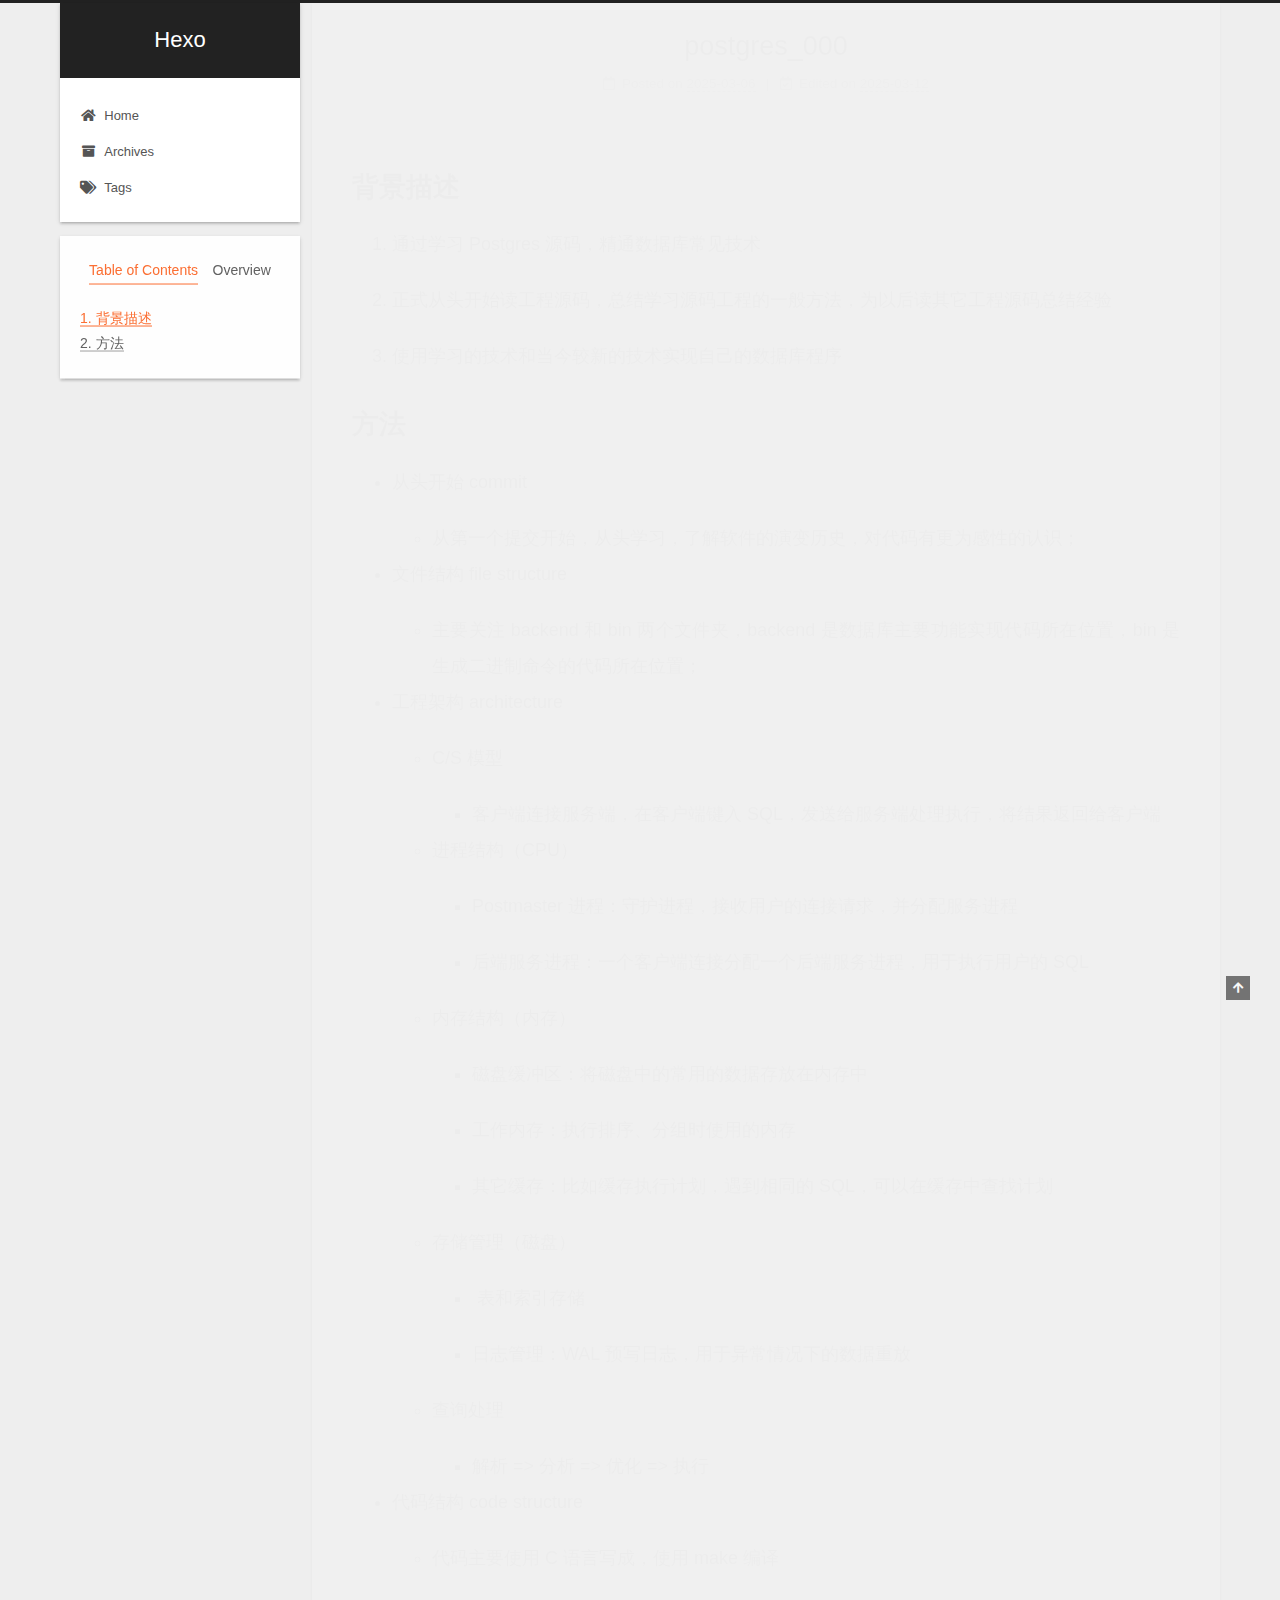
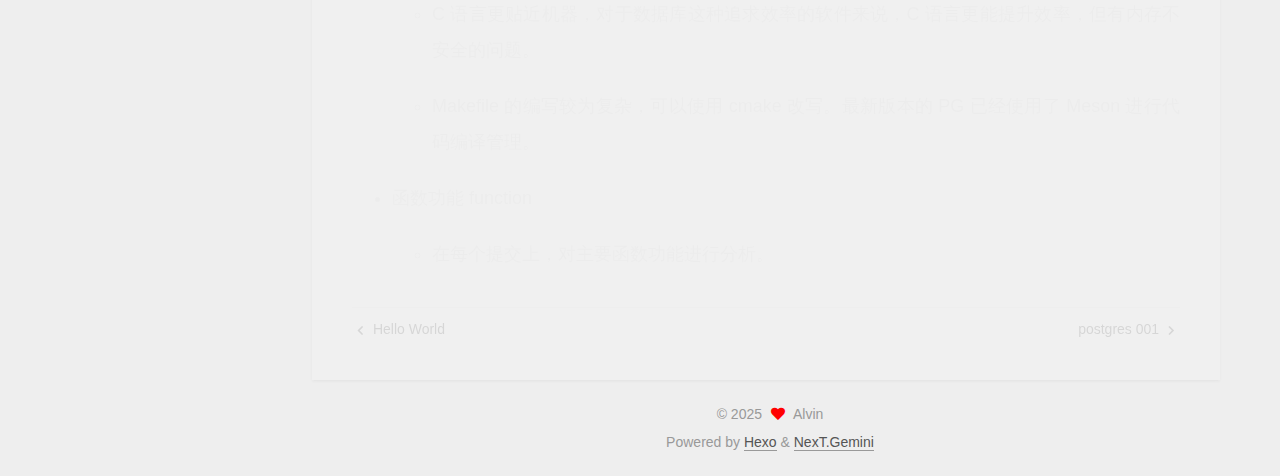
<file: 2025/03/06/postgres-000/index.html>
<!DOCTYPE html>
<html lang="en">
<head>
  <meta charset="UTF-8">
<meta name="viewport" content="width=device-width, initial-scale=1, maximum-scale=2">
<meta name="theme-color" content="#222">
<meta name="generator" content="Hexo 7.3.0">
  <link rel="apple-touch-icon" sizes="180x180" href="/images/apple-touch-icon-next.png">
  <link rel="icon" type="image/png" sizes="32x32" href="/images/favicon-32x32-next.png">
  <link rel="icon" type="image/png" sizes="16x16" href="/images/favicon-16x16-next.png">
  <link rel="mask-icon" href="/images/logo.svg" color="#222">

<link rel="stylesheet" href="/css/main.css">


<link rel="stylesheet" href="/lib/font-awesome/css/all.min.css">

<script id="hexo-configurations">
    var NexT = window.NexT || {};
    var CONFIG = {"hostname":"example.com","root":"/","scheme":"Gemini","version":"7.8.0","exturl":false,"sidebar":{"position":"left","display":"post","padding":18,"offset":12,"onmobile":false},"copycode":{"enable":false,"show_result":false,"style":null},"back2top":{"enable":true,"sidebar":false,"scrollpercent":false},"bookmark":{"enable":false,"color":"#222","save":"auto"},"fancybox":false,"mediumzoom":false,"lazyload":false,"pangu":false,"comments":{"style":"tabs","active":null,"storage":true,"lazyload":false,"nav":null},"algolia":{"hits":{"per_page":10},"labels":{"input_placeholder":"Search for Posts","hits_empty":"We didn't find any results for the search: ${query}","hits_stats":"${hits} results found in ${time} ms"}},"localsearch":{"enable":false,"trigger":"auto","top_n_per_article":1,"unescape":false,"preload":false},"motion":{"enable":true,"async":false,"transition":{"post_block":"fadeIn","post_header":"slideDownIn","post_body":"slideDownIn","coll_header":"slideLeftIn","sidebar":"slideUpIn"}}};
  </script>

  <meta name="description" content="背景描述 通过学习 Postgres 源码，精通数据库常见技术  正式从头开始读工程源码，总结学习源码工程的一般方法，为以后读其它工程源码总结经验  使用学习的技术和当今较新的技术实现自己的数据库程序   方法 从头开始 commit  从第一个提交开始，从头学习，了解软件的演变历史，对代码有更为感性的认识；   文件结构 file structure  主要关注 backend 和 bin 两个">
<meta property="og:type" content="article">
<meta property="og:title" content="postgres_000">
<meta property="og:url" content="http://example.com/2025/03/06/postgres-000/index.html">
<meta property="og:site_name" content="Hexo">
<meta property="og:description" content="背景描述 通过学习 Postgres 源码，精通数据库常见技术  正式从头开始读工程源码，总结学习源码工程的一般方法，为以后读其它工程源码总结经验  使用学习的技术和当今较新的技术实现自己的数据库程序   方法 从头开始 commit  从第一个提交开始，从头学习，了解软件的演变历史，对代码有更为感性的认识；   文件结构 file structure  主要关注 backend 和 bin 两个">
<meta property="og:locale" content="en_US">
<meta property="article:published_time" content="2025-03-06T03:19:34.000Z">
<meta property="article:modified_time" content="2025-03-12T01:22:29.000Z">
<meta property="article:author" content="Alvin">
<meta name="twitter:card" content="summary">

<link rel="canonical" href="http://example.com/2025/03/06/postgres-000/">


<script id="page-configurations">
  // https://hexo.io/docs/variables.html
  CONFIG.page = {
    sidebar: "",
    isHome : false,
    isPost : true,
    lang   : 'en'
  };
</script>

  <title>postgres_000 | Hexo</title>
  






  <noscript>
  <style>
  .use-motion .brand,
  .use-motion .menu-item,
  .sidebar-inner,
  .use-motion .post-block,
  .use-motion .pagination,
  .use-motion .comments,
  .use-motion .post-header,
  .use-motion .post-body,
  .use-motion .collection-header { opacity: initial; }

  .use-motion .site-title,
  .use-motion .site-subtitle {
    opacity: initial;
    top: initial;
  }

  .use-motion .logo-line-before i { left: initial; }
  .use-motion .logo-line-after i { right: initial; }
  </style>
</noscript>

</head>

<body itemscope itemtype="http://schema.org/WebPage">
  <div class="container use-motion">
    <div class="headband"></div>

    <header class="header" itemscope itemtype="http://schema.org/WPHeader">
      <div class="header-inner"><div class="site-brand-container">
  <div class="site-nav-toggle">
    <div class="toggle" aria-label="Toggle navigation bar">
      <span class="toggle-line toggle-line-first"></span>
      <span class="toggle-line toggle-line-middle"></span>
      <span class="toggle-line toggle-line-last"></span>
    </div>
  </div>

  <div class="site-meta">

    <a href="/" class="brand" rel="start">
      <span class="logo-line-before"><i></i></span>
      <h1 class="site-title">Hexo</h1>
      <span class="logo-line-after"><i></i></span>
    </a>
  </div>

  <div class="site-nav-right">
    <div class="toggle popup-trigger">
    </div>
  </div>
</div>




<nav class="site-nav">
  <ul id="menu" class="main-menu menu">
        <li class="menu-item menu-item-home">

    <a href="/" rel="section"><i class="fa fa-home fa-fw"></i>Home</a>

  </li>
        <li class="menu-item menu-item-archives">

    <a href="/archives/" rel="section"><i class="fa fa-archive fa-fw"></i>Archives</a>

  </li>
        <li class="menu-item menu-item-tags">

    <a href="/tags/" rel="section"><i class="fa fa-tags fa-fw"></i>Tags</a>

  </li>
  </ul>
</nav>




</div>
    </header>

    
  <div class="back-to-top">
    <i class="fa fa-arrow-up"></i>
    <span>0%</span>
  </div>


    <main class="main">
      <div class="main-inner">
        <div class="content-wrap">
          

          <div class="content post posts-expand">
            

    
  
  
  <article itemscope itemtype="http://schema.org/Article" class="post-block" lang="en">
    <link itemprop="mainEntityOfPage" href="http://example.com/2025/03/06/postgres-000/">

    <span hidden itemprop="author" itemscope itemtype="http://schema.org/Person">
      <meta itemprop="image" content="/images/avatar.gif">
      <meta itemprop="name" content="Alvin">
      <meta itemprop="description" content="More efforts, more fortune.">
    </span>

    <span hidden itemprop="publisher" itemscope itemtype="http://schema.org/Organization">
      <meta itemprop="name" content="Hexo">
    </span>
      <header class="post-header">
        <h1 class="post-title" itemprop="name headline">
          postgres_000
        </h1>

        <div class="post-meta">
            <span class="post-meta-item">
              <span class="post-meta-item-icon">
                <i class="far fa-calendar"></i>
              </span>
              <span class="post-meta-item-text">Posted on</span>

              <time title="Created: 2025-03-06 11:19:34" itemprop="dateCreated datePublished" datetime="2025-03-06T11:19:34+08:00">2025-03-06</time>
            </span>
              <span class="post-meta-item">
                <span class="post-meta-item-icon">
                  <i class="far fa-calendar-check"></i>
                </span>
                <span class="post-meta-item-text">Edited on</span>
                <time title="Modified: 2025-03-12 09:22:29" itemprop="dateModified" datetime="2025-03-12T09:22:29+08:00">2025-03-12</time>
              </span>

          

        </div>
      </header>

    
    
    
    <div class="post-body" itemprop="articleBody">

      
        <h1 id="背景描述"><a href="#背景描述" class="headerlink" title="背景描述"></a>背景描述</h1><ol>
<li><p>通过学习 Postgres 源码，精通数据库常见技术</p>
</li>
<li><p>正式从头开始读工程源码，总结学习源码工程的一般方法，为以后读其它工程源码总结经验</p>
</li>
<li><p>使用学习的技术和当今较新的技术实现自己的数据库程序</p>
</li>
</ol>
<h1 id="方法"><a href="#方法" class="headerlink" title="方法"></a>方法</h1><ul>
<li><p>从头开始 commit</p>
<ul>
<li>从第一个提交开始，从头学习，了解软件的演变历史，对代码有更为感性的认识；</li>
</ul>
</li>
<li><p>文件结构 file structure</p>
<ul>
<li>主要关注 backend 和 bin 两个文件夹，backend 是数据库主要功能实现代码所在位置，bin 是生成二进制命令的代码所在位置；</li>
</ul>
</li>
<li><p>工程架构 architecture</p>
<ul>
<li><p>C&#x2F;S 模型</p>
<ul>
<li>客户端连接服务端，在客户端键入 SQL，发送给服务端处理执行，将结果返回给客户端</li>
</ul>
</li>
<li><p>进程结构（CPU）</p>
<ul>
<li><p>Postmaster 进程：守护进程，接收用户的连接请求，并分配服务进程</p>
</li>
<li><p>后端服务进程：一个客户端连接分配一个后端服务进程，用于执行用户的 SQL</p>
</li>
</ul>
</li>
<li><p>内存结构（内存）</p>
<ul>
<li><p>磁盘缓冲区：将磁盘中的常用的数据存放在内存中</p>
</li>
<li><p>工作内存：执行排序、分组时使用的内存</p>
</li>
<li><p>其它缓存：比如缓存执行计划，遇到相同的 SQL，可以在缓存中查找计划</p>
</li>
</ul>
</li>
<li><p>存储管理（磁盘）</p>
<ul>
<li><p> 表和索引存储</p>
</li>
<li><p>日志管理：WAL 预写日志，用于异常情况下的数据重放</p>
</li>
</ul>
</li>
<li><p>查询处理</p>
<ul>
<li>解析 &#x3D;&gt; 分析 &#x3D;&gt; 优化 &#x3D;&gt; 执行</li>
</ul>
</li>
</ul>
</li>
<li><p>代码结构 code structure</p>
<ul>
<li><p>代码主要使用 C 语言写成，使用 make 编译</p>
</li>
<li><p>C 语言更贴近机器，对于数据库这种追求效率的软件来说，C 语言更能提升效率，但有内存不安全的问题。</p>
</li>
<li><p>Makefile 的编写较为复杂，可以使用 cmake 改写。最新版本的 PG 已经使用了 Meson 进行代码编译管理。</p>
</li>
</ul>
</li>
<li><p>函数功能 function</p>
<ul>
<li>在每个提交上，对主要函数功能进行分析。</li>
</ul>
</li>
</ul>

    </div>

    
    
    

      <footer class="post-footer">

        


        
    <div class="post-nav">
      <div class="post-nav-item">
    <a href="/2025/03/05/hello-world/" rel="prev" title="Hello World">
      <i class="fa fa-chevron-left"></i> Hello World
    </a></div>
      <div class="post-nav-item">
    <a href="/2025/03/10/postgres-001/" rel="next" title="postgres 001">
      postgres 001 <i class="fa fa-chevron-right"></i>
    </a></div>
    </div>
      </footer>
    
  </article>
  
  
  



          </div>
          

<script>
  window.addEventListener('tabs:register', () => {
    let { activeClass } = CONFIG.comments;
    if (CONFIG.comments.storage) {
      activeClass = localStorage.getItem('comments_active') || activeClass;
    }
    if (activeClass) {
      let activeTab = document.querySelector(`a[href="#comment-${activeClass}"]`);
      if (activeTab) {
        activeTab.click();
      }
    }
  });
  if (CONFIG.comments.storage) {
    window.addEventListener('tabs:click', event => {
      if (!event.target.matches('.tabs-comment .tab-content .tab-pane')) return;
      let commentClass = event.target.classList[1];
      localStorage.setItem('comments_active', commentClass);
    });
  }
</script>

        </div>
          
  
  <div class="toggle sidebar-toggle">
    <span class="toggle-line toggle-line-first"></span>
    <span class="toggle-line toggle-line-middle"></span>
    <span class="toggle-line toggle-line-last"></span>
  </div>

  <aside class="sidebar">
    <div class="sidebar-inner">

      <ul class="sidebar-nav motion-element">
        <li class="sidebar-nav-toc">
          Table of Contents
        </li>
        <li class="sidebar-nav-overview">
          Overview
        </li>
      </ul>

      <!--noindex-->
      <div class="post-toc-wrap sidebar-panel">
          <div class="post-toc motion-element"><ol class="nav"><li class="nav-item nav-level-1"><a class="nav-link" href="#%E8%83%8C%E6%99%AF%E6%8F%8F%E8%BF%B0"><span class="nav-number">1.</span> <span class="nav-text">背景描述</span></a></li><li class="nav-item nav-level-1"><a class="nav-link" href="#%E6%96%B9%E6%B3%95"><span class="nav-number">2.</span> <span class="nav-text">方法</span></a></li></ol></div>
      </div>
      <!--/noindex-->

      <div class="site-overview-wrap sidebar-panel">
        <div class="site-author motion-element" itemprop="author" itemscope itemtype="http://schema.org/Person">
  <p class="site-author-name" itemprop="name">Alvin</p>
  <div class="site-description" itemprop="description">More efforts, more fortune.</div>
</div>
<div class="site-state-wrap motion-element">
  <nav class="site-state">
      <div class="site-state-item site-state-posts">
          <a href="/archives/">
        
          <span class="site-state-item-count">5</span>
          <span class="site-state-item-name">posts</span>
        </a>
      </div>
  </nav>
</div>



      </div>

    </div>
  </aside>
  <div id="sidebar-dimmer"></div>


      </div>
    </main>

    <footer class="footer">
      <div class="footer-inner">
        

        

<div class="copyright">
  
  &copy; 
  <span itemprop="copyrightYear">2025</span>
  <span class="with-love">
    <i class="fa fa-heart"></i>
  </span>
  <span class="author" itemprop="copyrightHolder">Alvin</span>
</div>
  <div class="powered-by">Powered by <a href="https://hexo.io/" class="theme-link" rel="noopener" target="_blank">Hexo</a> & <a href="https://theme-next.org/" class="theme-link" rel="noopener" target="_blank">NexT.Gemini</a>
  </div>

        








      </div>
    </footer>
  </div>

  
  <script src="/lib/anime.min.js"></script>
  <script src="/lib/velocity/velocity.min.js"></script>
  <script src="/lib/velocity/velocity.ui.min.js"></script>

<script src="/js/utils.js"></script>

<script src="/js/motion.js"></script>


<script src="/js/schemes/pisces.js"></script>


<script src="/js/next-boot.js"></script>




  















  

  

</body>
</html>
</file>
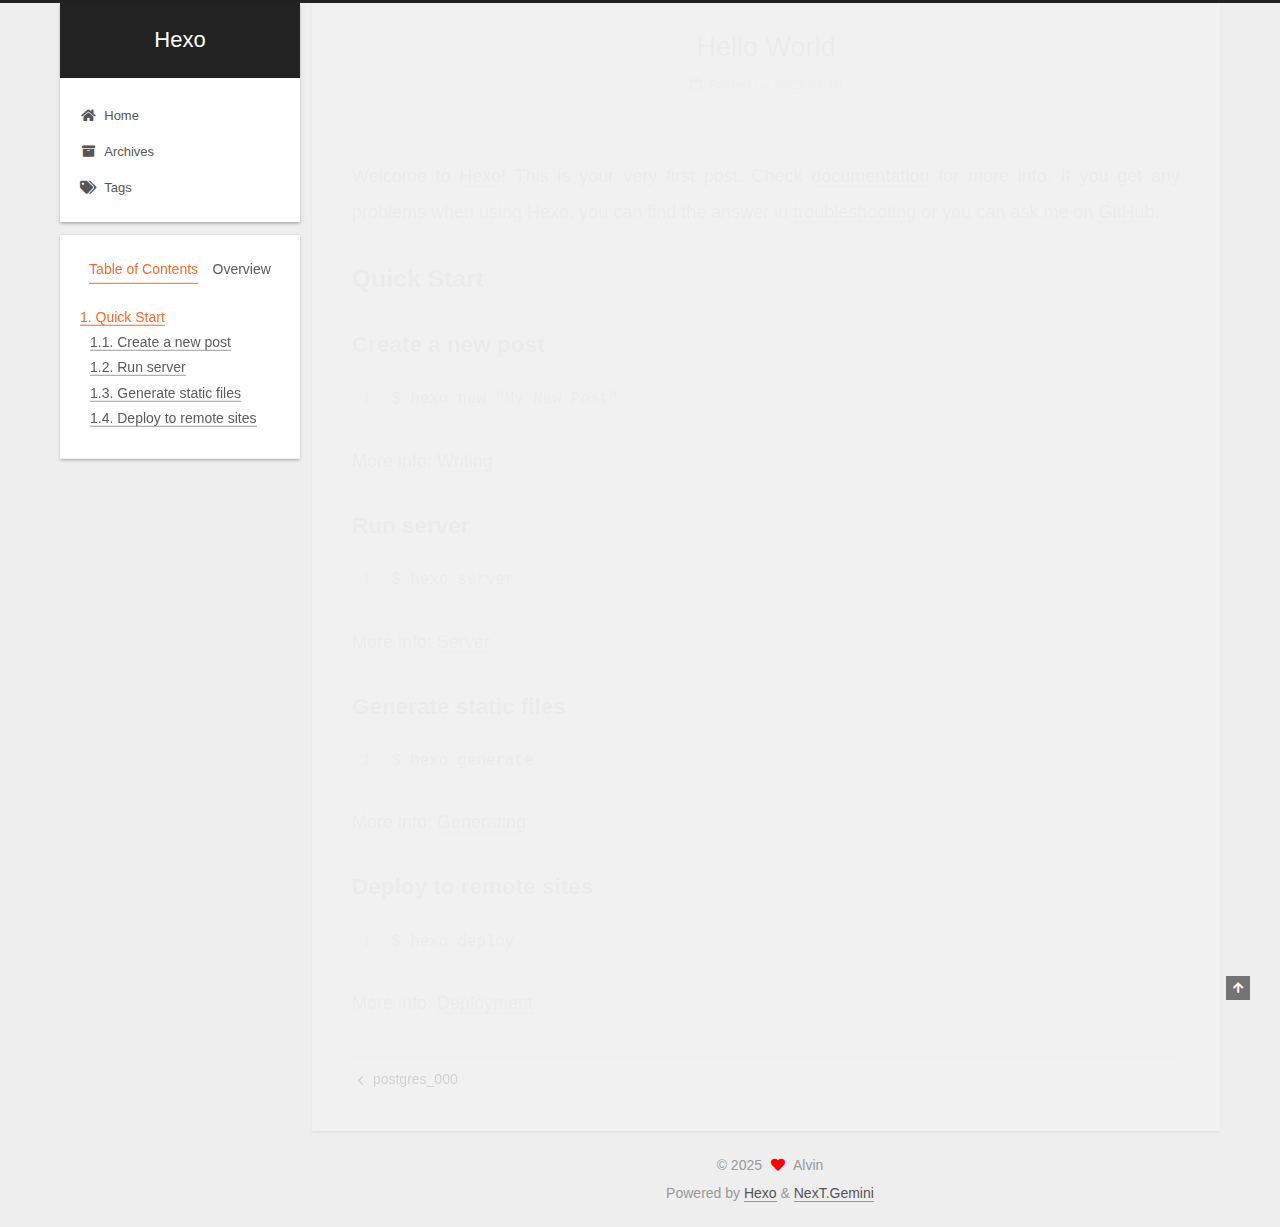
<file: 2025/03/10/hello-world/index.html>
<!DOCTYPE html>
<html lang="en">
<head>
  <meta charset="UTF-8">
<meta name="viewport" content="width=device-width, initial-scale=1, maximum-scale=2">
<meta name="theme-color" content="#222">
<meta name="generator" content="Hexo 7.3.0">
  <link rel="apple-touch-icon" sizes="180x180" href="/images/apple-touch-icon-next.png">
  <link rel="icon" type="image/png" sizes="32x32" href="/images/favicon-32x32-next.png">
  <link rel="icon" type="image/png" sizes="16x16" href="/images/favicon-16x16-next.png">
  <link rel="mask-icon" href="/images/logo.svg" color="#222">

<link rel="stylesheet" href="/css/main.css">


<link rel="stylesheet" href="/lib/font-awesome/css/all.min.css">

<script id="hexo-configurations">
    var NexT = window.NexT || {};
    var CONFIG = {"hostname":"example.com","root":"/","scheme":"Gemini","version":"7.8.0","exturl":false,"sidebar":{"position":"left","display":"post","padding":18,"offset":12,"onmobile":false},"copycode":{"enable":false,"show_result":false,"style":null},"back2top":{"enable":true,"sidebar":false,"scrollpercent":false},"bookmark":{"enable":false,"color":"#222","save":"auto"},"fancybox":false,"mediumzoom":false,"lazyload":false,"pangu":false,"comments":{"style":"tabs","active":null,"storage":true,"lazyload":false,"nav":null},"algolia":{"hits":{"per_page":10},"labels":{"input_placeholder":"Search for Posts","hits_empty":"We didn't find any results for the search: ${query}","hits_stats":"${hits} results found in ${time} ms"}},"localsearch":{"enable":false,"trigger":"auto","top_n_per_article":1,"unescape":false,"preload":false},"motion":{"enable":true,"async":false,"transition":{"post_block":"fadeIn","post_header":"slideDownIn","post_body":"slideDownIn","coll_header":"slideLeftIn","sidebar":"slideUpIn"}}};
  </script>

  <meta name="description" content="Welcome to Hexo! This is your very first post. Check documentation for more info. If you get any problems when using Hexo, you can find the answer in troubleshooting or you can ask me on GitHub. Quick">
<meta property="og:type" content="article">
<meta property="og:title" content="Hello World">
<meta property="og:url" content="http://example.com/2025/03/10/hello-world/index.html">
<meta property="og:site_name" content="Hexo">
<meta property="og:description" content="Welcome to Hexo! This is your very first post. Check documentation for more info. If you get any problems when using Hexo, you can find the answer in troubleshooting or you can ask me on GitHub. Quick">
<meta property="og:locale" content="en_US">
<meta property="article:published_time" content="2025-03-10T03:05:43.541Z">
<meta property="article:modified_time" content="2025-03-10T03:05:02.146Z">
<meta property="article:author" content="Alvin">
<meta name="twitter:card" content="summary">

<link rel="canonical" href="http://example.com/2025/03/10/hello-world/">


<script id="page-configurations">
  // https://hexo.io/docs/variables.html
  CONFIG.page = {
    sidebar: "",
    isHome : false,
    isPost : true,
    lang   : 'en'
  };
</script>

  <title>Hello World | Hexo</title>
  






  <noscript>
  <style>
  .use-motion .brand,
  .use-motion .menu-item,
  .sidebar-inner,
  .use-motion .post-block,
  .use-motion .pagination,
  .use-motion .comments,
  .use-motion .post-header,
  .use-motion .post-body,
  .use-motion .collection-header { opacity: initial; }

  .use-motion .site-title,
  .use-motion .site-subtitle {
    opacity: initial;
    top: initial;
  }

  .use-motion .logo-line-before i { left: initial; }
  .use-motion .logo-line-after i { right: initial; }
  </style>
</noscript>

</head>

<body itemscope itemtype="http://schema.org/WebPage">
  <div class="container use-motion">
    <div class="headband"></div>

    <header class="header" itemscope itemtype="http://schema.org/WPHeader">
      <div class="header-inner"><div class="site-brand-container">
  <div class="site-nav-toggle">
    <div class="toggle" aria-label="Toggle navigation bar">
      <span class="toggle-line toggle-line-first"></span>
      <span class="toggle-line toggle-line-middle"></span>
      <span class="toggle-line toggle-line-last"></span>
    </div>
  </div>

  <div class="site-meta">

    <a href="/" class="brand" rel="start">
      <span class="logo-line-before"><i></i></span>
      <h1 class="site-title">Hexo</h1>
      <span class="logo-line-after"><i></i></span>
    </a>
  </div>

  <div class="site-nav-right">
    <div class="toggle popup-trigger">
    </div>
  </div>
</div>




<nav class="site-nav">
  <ul id="menu" class="main-menu menu">
        <li class="menu-item menu-item-home">

    <a href="/" rel="section"><i class="fa fa-home fa-fw"></i>Home</a>

  </li>
        <li class="menu-item menu-item-archives">

    <a href="/archives/" rel="section"><i class="fa fa-archive fa-fw"></i>Archives</a>

  </li>
        <li class="menu-item menu-item-tags">

    <a href="/tags/" rel="section"><i class="fa fa-tags fa-fw"></i>Tags</a>

  </li>
  </ul>
</nav>




</div>
    </header>

    
  <div class="back-to-top">
    <i class="fa fa-arrow-up"></i>
    <span>0%</span>
  </div>


    <main class="main">
      <div class="main-inner">
        <div class="content-wrap">
          

          <div class="content post posts-expand">
            

    
  
  
  <article itemscope itemtype="http://schema.org/Article" class="post-block" lang="en">
    <link itemprop="mainEntityOfPage" href="http://example.com/2025/03/10/hello-world/">

    <span hidden itemprop="author" itemscope itemtype="http://schema.org/Person">
      <meta itemprop="image" content="/images/avatar.gif">
      <meta itemprop="name" content="Alvin">
      <meta itemprop="description" content="More efforts, more fortune.">
    </span>

    <span hidden itemprop="publisher" itemscope itemtype="http://schema.org/Organization">
      <meta itemprop="name" content="Hexo">
    </span>
      <header class="post-header">
        <h1 class="post-title" itemprop="name headline">
          Hello World
        </h1>

        <div class="post-meta">
            <span class="post-meta-item">
              <span class="post-meta-item-icon">
                <i class="far fa-calendar"></i>
              </span>
              <span class="post-meta-item-text">Posted on</span>
              

              <time title="Created: 2025-03-10 11:05:43 / Modified: 11:05:02" itemprop="dateCreated datePublished" datetime="2025-03-10T11:05:43+08:00">2025-03-10</time>
            </span>

          

        </div>
      </header>

    
    
    
    <div class="post-body" itemprop="articleBody">

      
        <p>Welcome to <a target="_blank" rel="noopener" href="https://hexo.io/">Hexo</a>! This is your very first post. Check <a target="_blank" rel="noopener" href="https://hexo.io/docs/">documentation</a> for more info. If you get any problems when using Hexo, you can find the answer in <a target="_blank" rel="noopener" href="https://hexo.io/docs/troubleshooting.html">troubleshooting</a> or you can ask me on <a target="_blank" rel="noopener" href="https://github.com/hexojs/hexo/issues">GitHub</a>.</p>
<h2 id="Quick-Start"><a href="#Quick-Start" class="headerlink" title="Quick Start"></a>Quick Start</h2><h3 id="Create-a-new-post"><a href="#Create-a-new-post" class="headerlink" title="Create a new post"></a>Create a new post</h3><figure class="highlight bash"><table><tr><td class="gutter"><pre><span class="line">1</span><br></pre></td><td class="code"><pre><span class="line">$ hexo new <span class="string">&quot;My New Post&quot;</span></span><br></pre></td></tr></table></figure>

<p>More info: <a target="_blank" rel="noopener" href="https://hexo.io/docs/writing.html">Writing</a></p>
<h3 id="Run-server"><a href="#Run-server" class="headerlink" title="Run server"></a>Run server</h3><figure class="highlight bash"><table><tr><td class="gutter"><pre><span class="line">1</span><br></pre></td><td class="code"><pre><span class="line">$ hexo server</span><br></pre></td></tr></table></figure>

<p>More info: <a target="_blank" rel="noopener" href="https://hexo.io/docs/server.html">Server</a></p>
<h3 id="Generate-static-files"><a href="#Generate-static-files" class="headerlink" title="Generate static files"></a>Generate static files</h3><figure class="highlight bash"><table><tr><td class="gutter"><pre><span class="line">1</span><br></pre></td><td class="code"><pre><span class="line">$ hexo generate</span><br></pre></td></tr></table></figure>

<p>More info: <a target="_blank" rel="noopener" href="https://hexo.io/docs/generating.html">Generating</a></p>
<h3 id="Deploy-to-remote-sites"><a href="#Deploy-to-remote-sites" class="headerlink" title="Deploy to remote sites"></a>Deploy to remote sites</h3><figure class="highlight bash"><table><tr><td class="gutter"><pre><span class="line">1</span><br></pre></td><td class="code"><pre><span class="line">$ hexo deploy</span><br></pre></td></tr></table></figure>

<p>More info: <a target="_blank" rel="noopener" href="https://hexo.io/docs/one-command-deployment.html">Deployment</a></p>

    </div>

    
    
    

      <footer class="post-footer">

        


        
    <div class="post-nav">
      <div class="post-nav-item">
    <a href="/2025/03/06/postgres-000/" rel="prev" title="postgres_000">
      <i class="fa fa-chevron-left"></i> postgres_000
    </a></div>
      <div class="post-nav-item"></div>
    </div>
      </footer>
    
  </article>
  
  
  



          </div>
          

<script>
  window.addEventListener('tabs:register', () => {
    let { activeClass } = CONFIG.comments;
    if (CONFIG.comments.storage) {
      activeClass = localStorage.getItem('comments_active') || activeClass;
    }
    if (activeClass) {
      let activeTab = document.querySelector(`a[href="#comment-${activeClass}"]`);
      if (activeTab) {
        activeTab.click();
      }
    }
  });
  if (CONFIG.comments.storage) {
    window.addEventListener('tabs:click', event => {
      if (!event.target.matches('.tabs-comment .tab-content .tab-pane')) return;
      let commentClass = event.target.classList[1];
      localStorage.setItem('comments_active', commentClass);
    });
  }
</script>

        </div>
          
  
  <div class="toggle sidebar-toggle">
    <span class="toggle-line toggle-line-first"></span>
    <span class="toggle-line toggle-line-middle"></span>
    <span class="toggle-line toggle-line-last"></span>
  </div>

  <aside class="sidebar">
    <div class="sidebar-inner">

      <ul class="sidebar-nav motion-element">
        <li class="sidebar-nav-toc">
          Table of Contents
        </li>
        <li class="sidebar-nav-overview">
          Overview
        </li>
      </ul>

      <!--noindex-->
      <div class="post-toc-wrap sidebar-panel">
          <div class="post-toc motion-element"><ol class="nav"><li class="nav-item nav-level-2"><a class="nav-link" href="#Quick-Start"><span class="nav-number">1.</span> <span class="nav-text">Quick Start</span></a><ol class="nav-child"><li class="nav-item nav-level-3"><a class="nav-link" href="#Create-a-new-post"><span class="nav-number">1.1.</span> <span class="nav-text">Create a new post</span></a></li><li class="nav-item nav-level-3"><a class="nav-link" href="#Run-server"><span class="nav-number">1.2.</span> <span class="nav-text">Run server</span></a></li><li class="nav-item nav-level-3"><a class="nav-link" href="#Generate-static-files"><span class="nav-number">1.3.</span> <span class="nav-text">Generate static files</span></a></li><li class="nav-item nav-level-3"><a class="nav-link" href="#Deploy-to-remote-sites"><span class="nav-number">1.4.</span> <span class="nav-text">Deploy to remote sites</span></a></li></ol></li></ol></div>
      </div>
      <!--/noindex-->

      <div class="site-overview-wrap sidebar-panel">
        <div class="site-author motion-element" itemprop="author" itemscope itemtype="http://schema.org/Person">
  <p class="site-author-name" itemprop="name">Alvin</p>
  <div class="site-description" itemprop="description">More efforts, more fortune.</div>
</div>
<div class="site-state-wrap motion-element">
  <nav class="site-state">
      <div class="site-state-item site-state-posts">
          <a href="/archives/">
        
          <span class="site-state-item-count">2</span>
          <span class="site-state-item-name">posts</span>
        </a>
      </div>
  </nav>
</div>



      </div>

    </div>
  </aside>
  <div id="sidebar-dimmer"></div>


      </div>
    </main>

    <footer class="footer">
      <div class="footer-inner">
        

        

<div class="copyright">
  
  &copy; 
  <span itemprop="copyrightYear">2025</span>
  <span class="with-love">
    <i class="fa fa-heart"></i>
  </span>
  <span class="author" itemprop="copyrightHolder">Alvin</span>
</div>
  <div class="powered-by">Powered by <a href="https://hexo.io/" class="theme-link" rel="noopener" target="_blank">Hexo</a> & <a href="https://theme-next.org/" class="theme-link" rel="noopener" target="_blank">NexT.Gemini</a>
  </div>

        








      </div>
    </footer>
  </div>

  
  <script src="/lib/anime.min.js"></script>
  <script src="/lib/velocity/velocity.min.js"></script>
  <script src="/lib/velocity/velocity.ui.min.js"></script>

<script src="/js/utils.js"></script>

<script src="/js/motion.js"></script>


<script src="/js/schemes/pisces.js"></script>


<script src="/js/next-boot.js"></script>




  















  

  

</body>
</html>
</file>
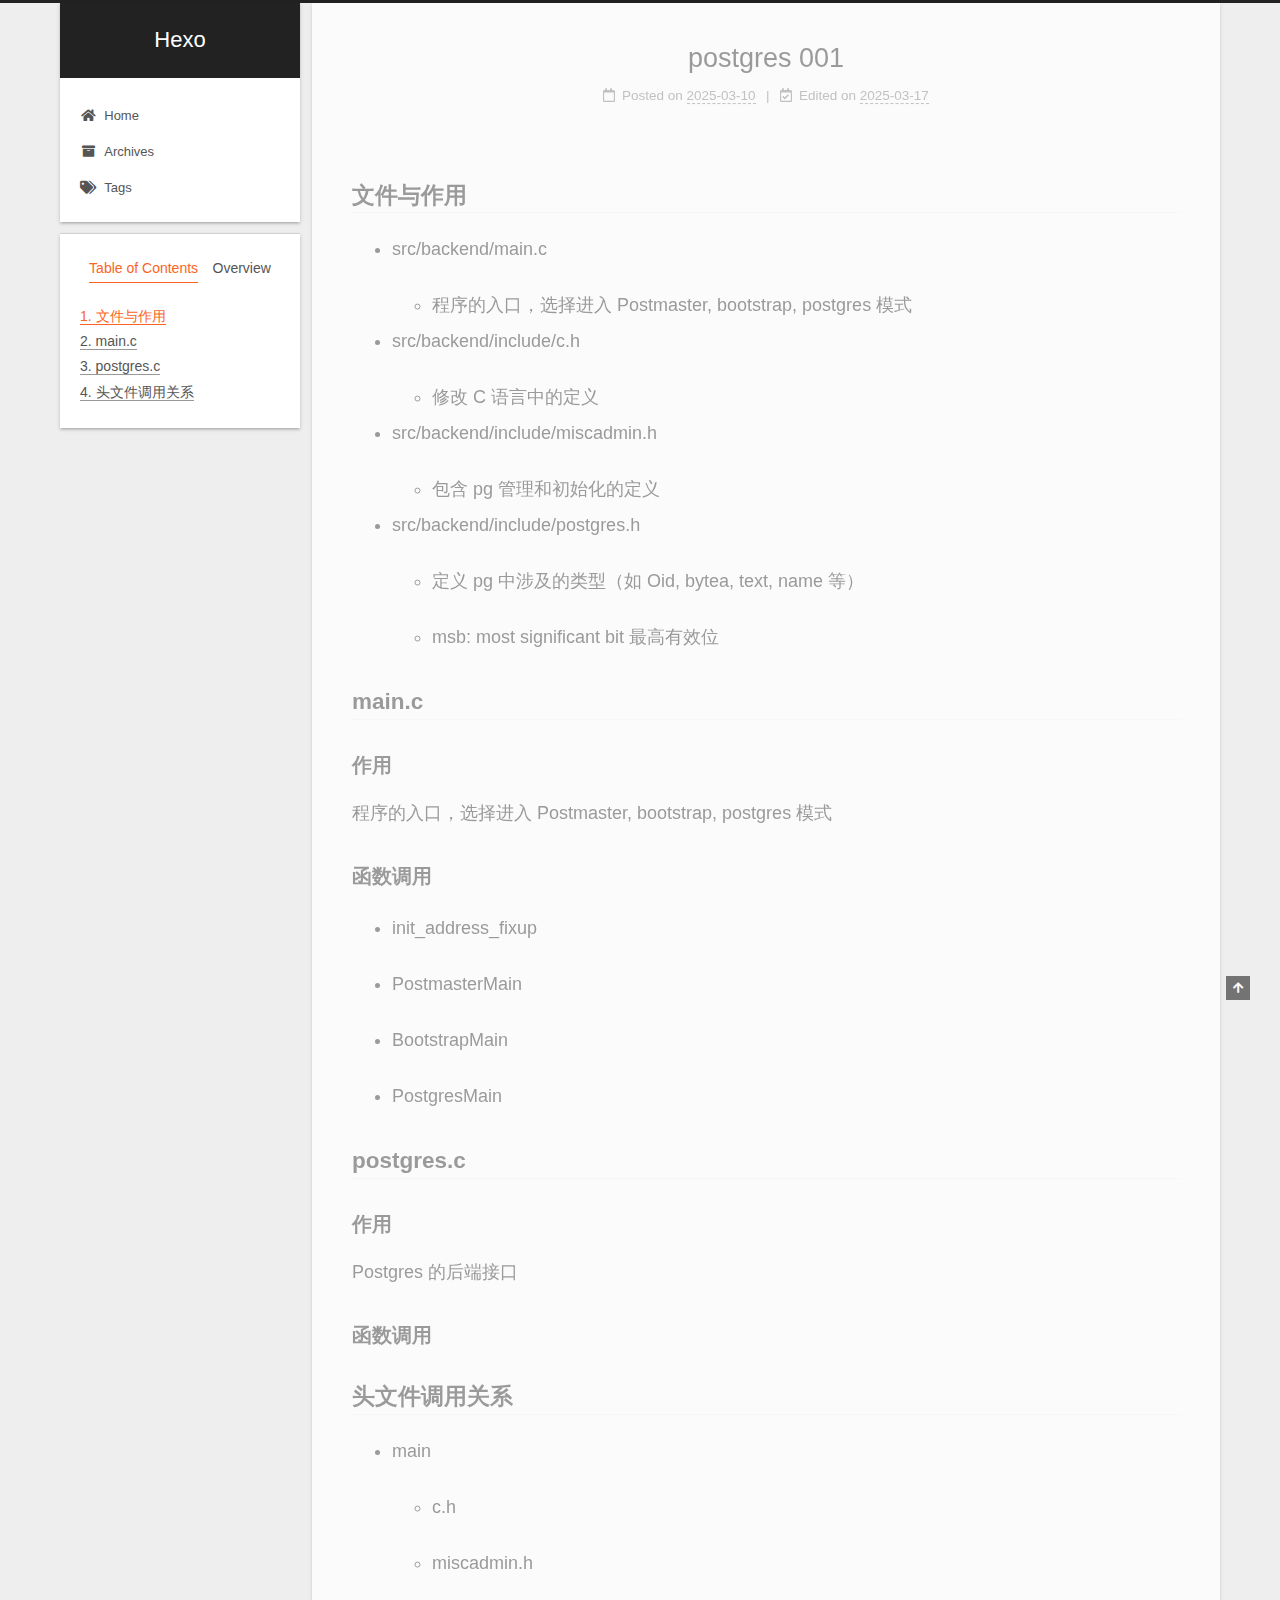
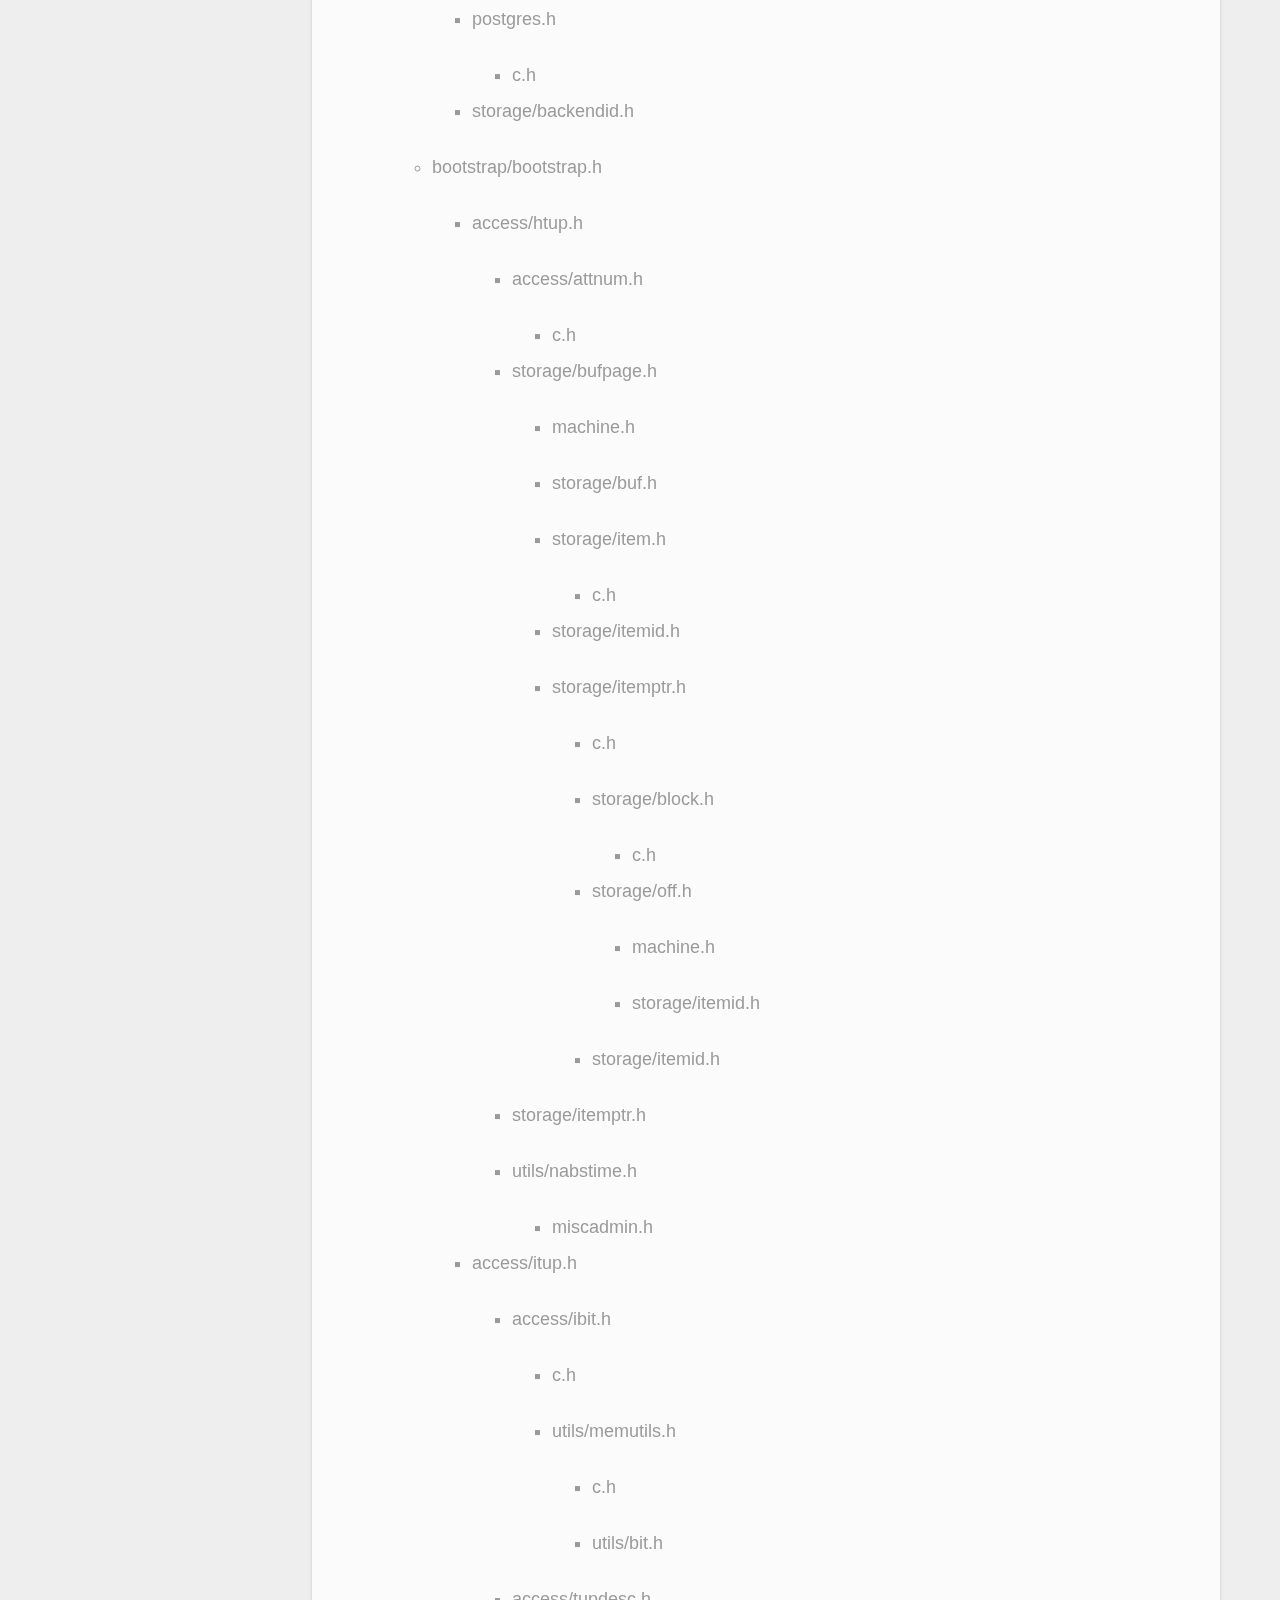
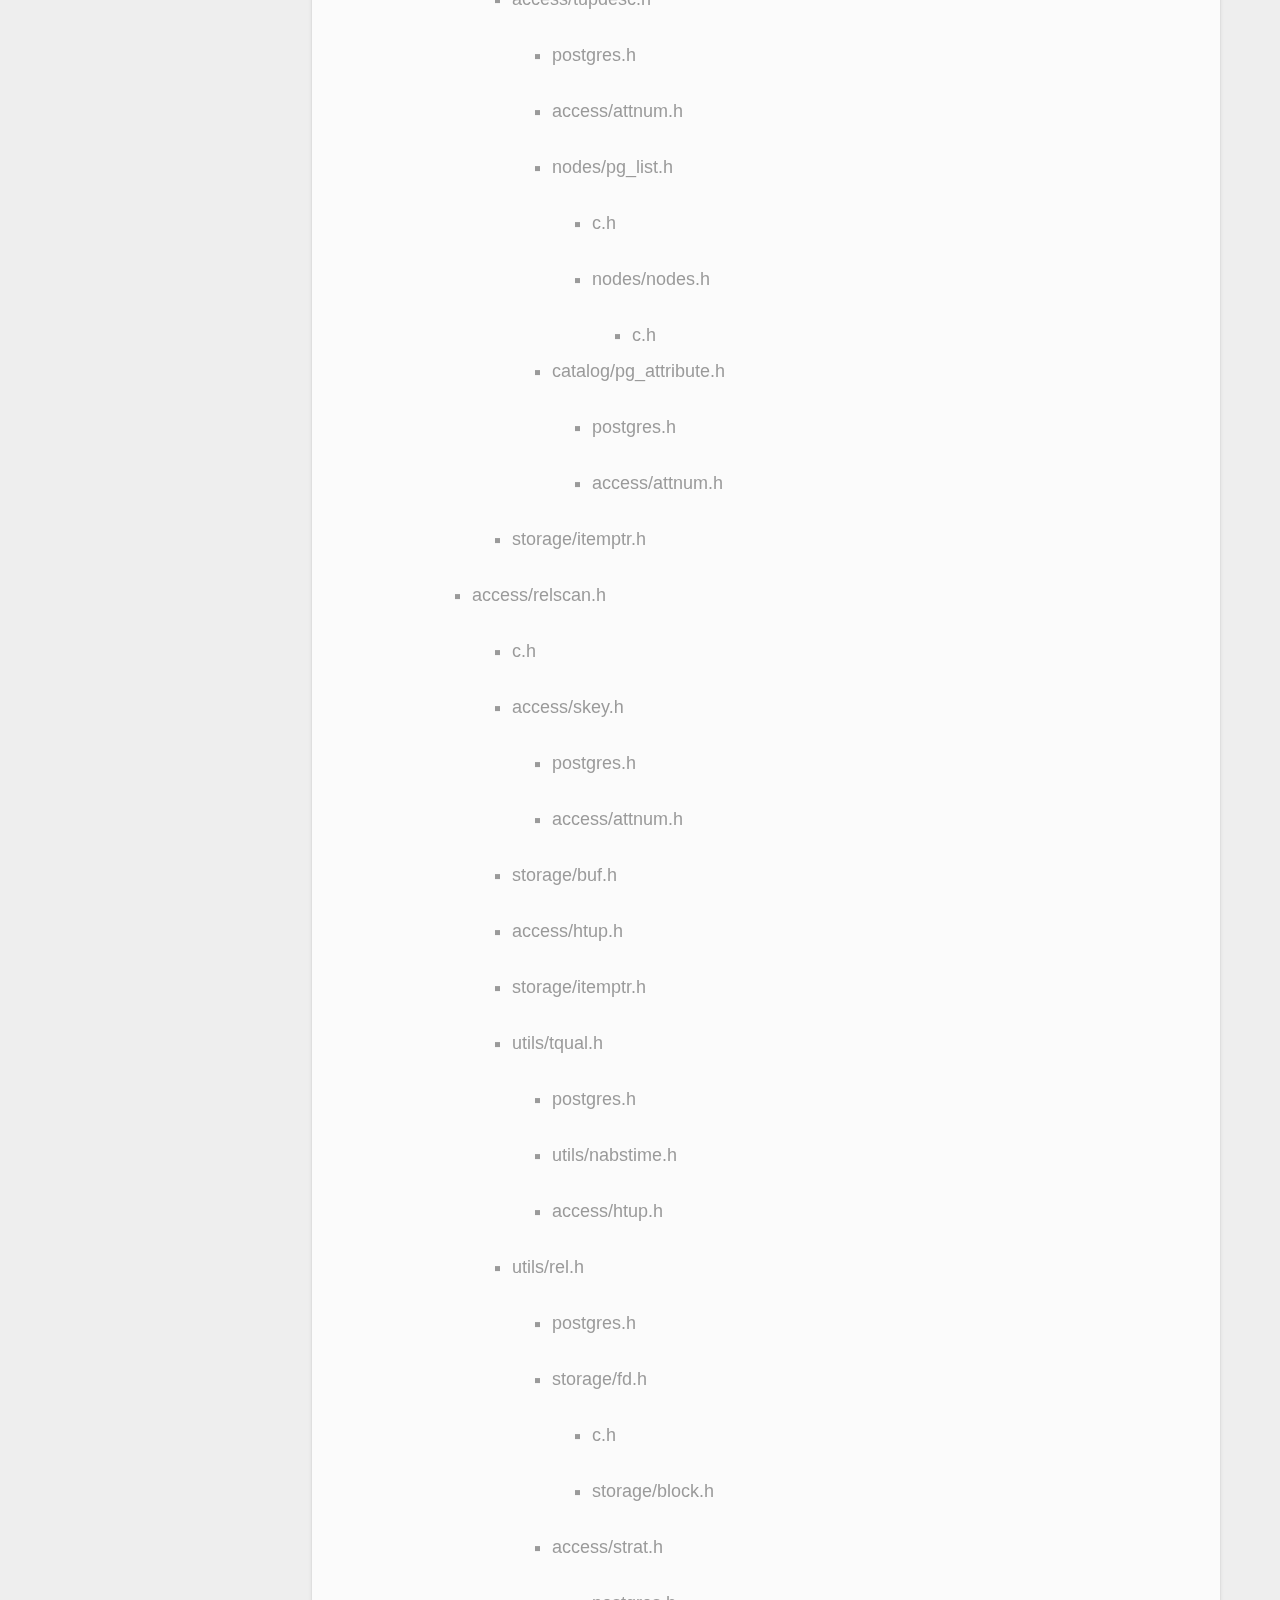
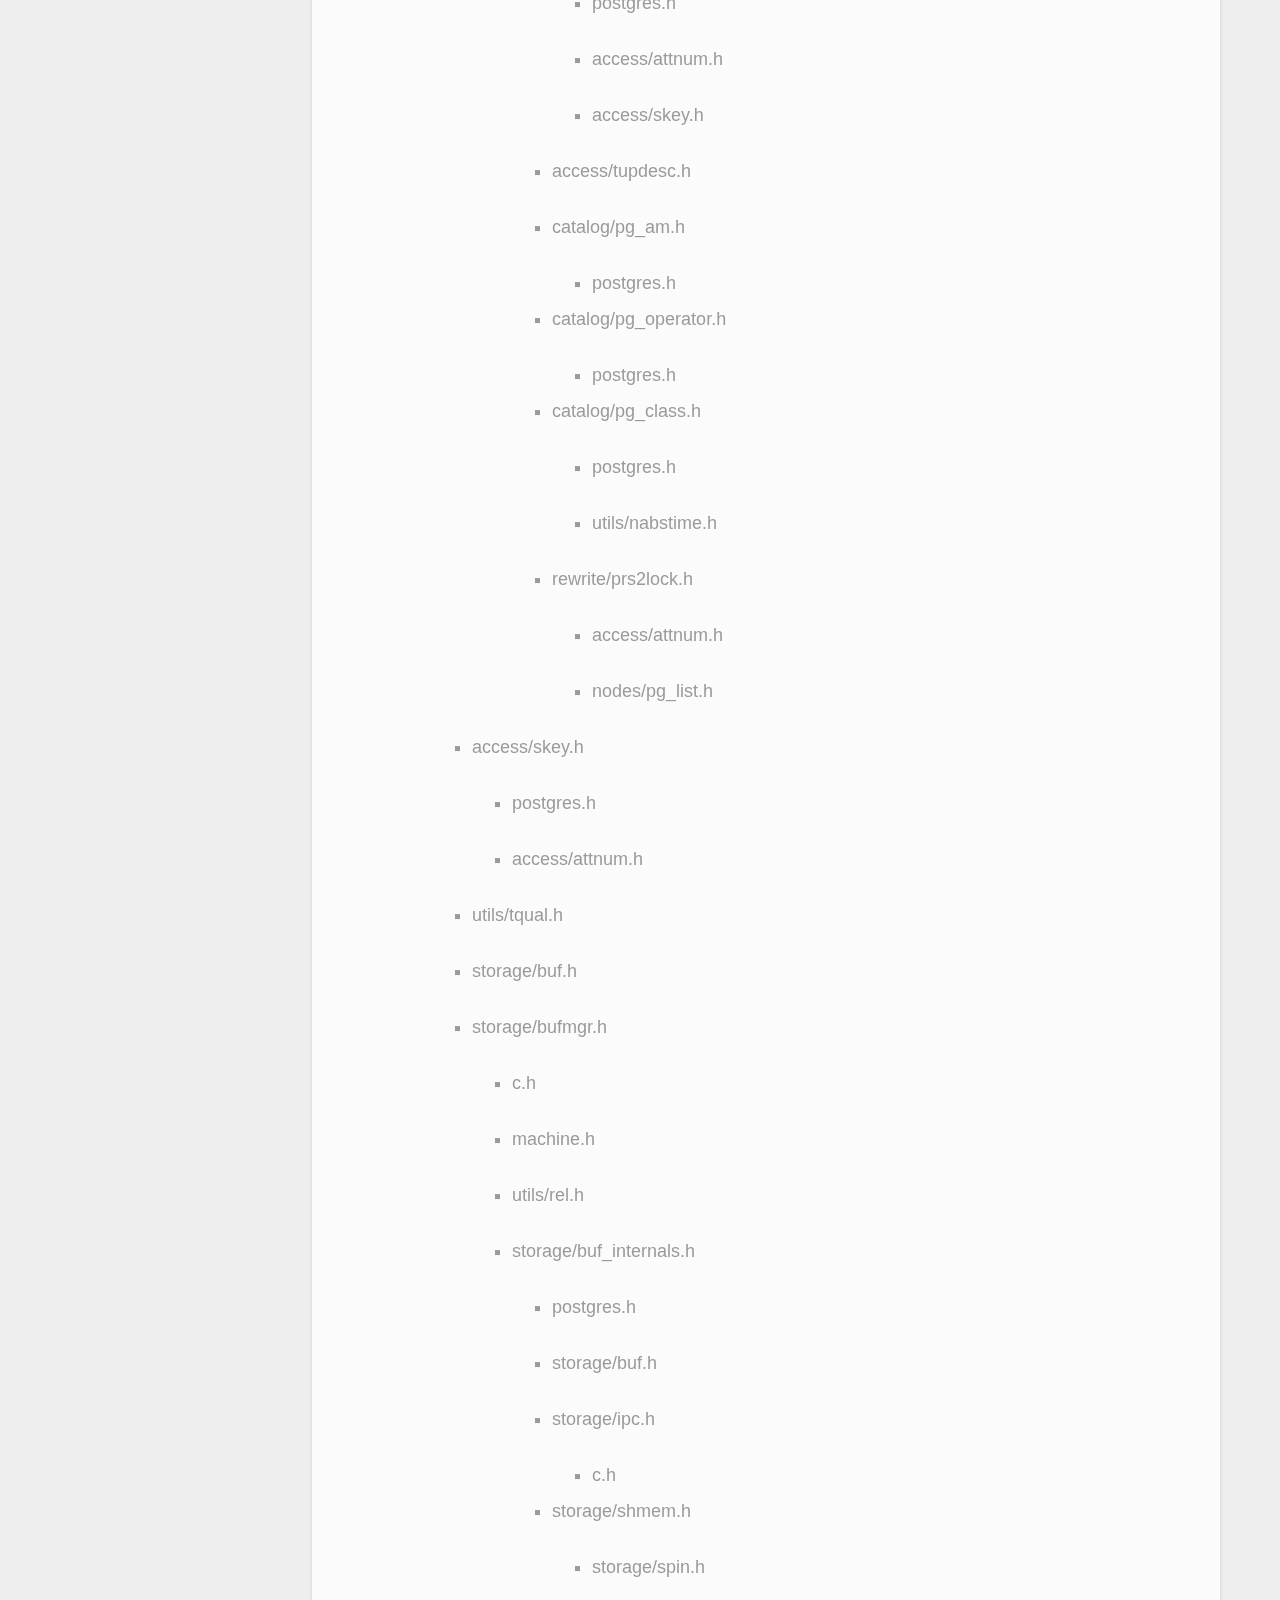
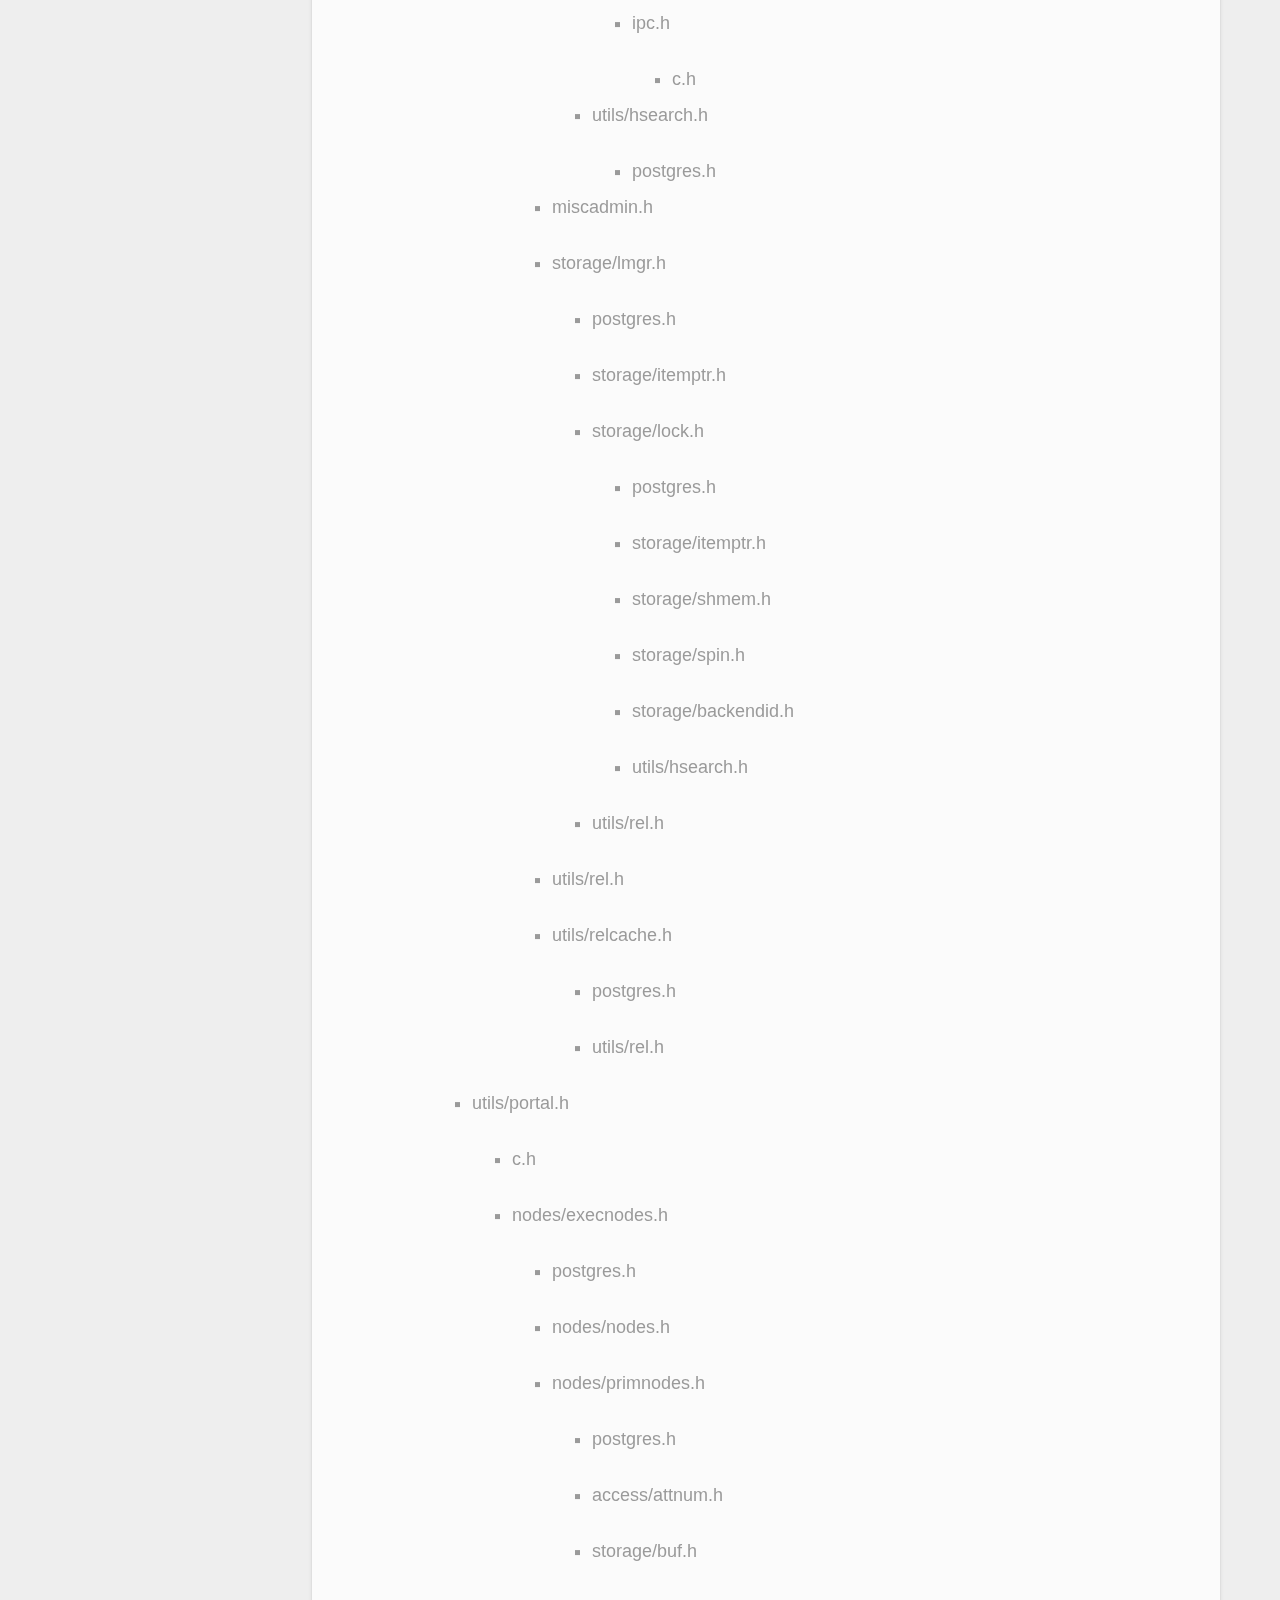
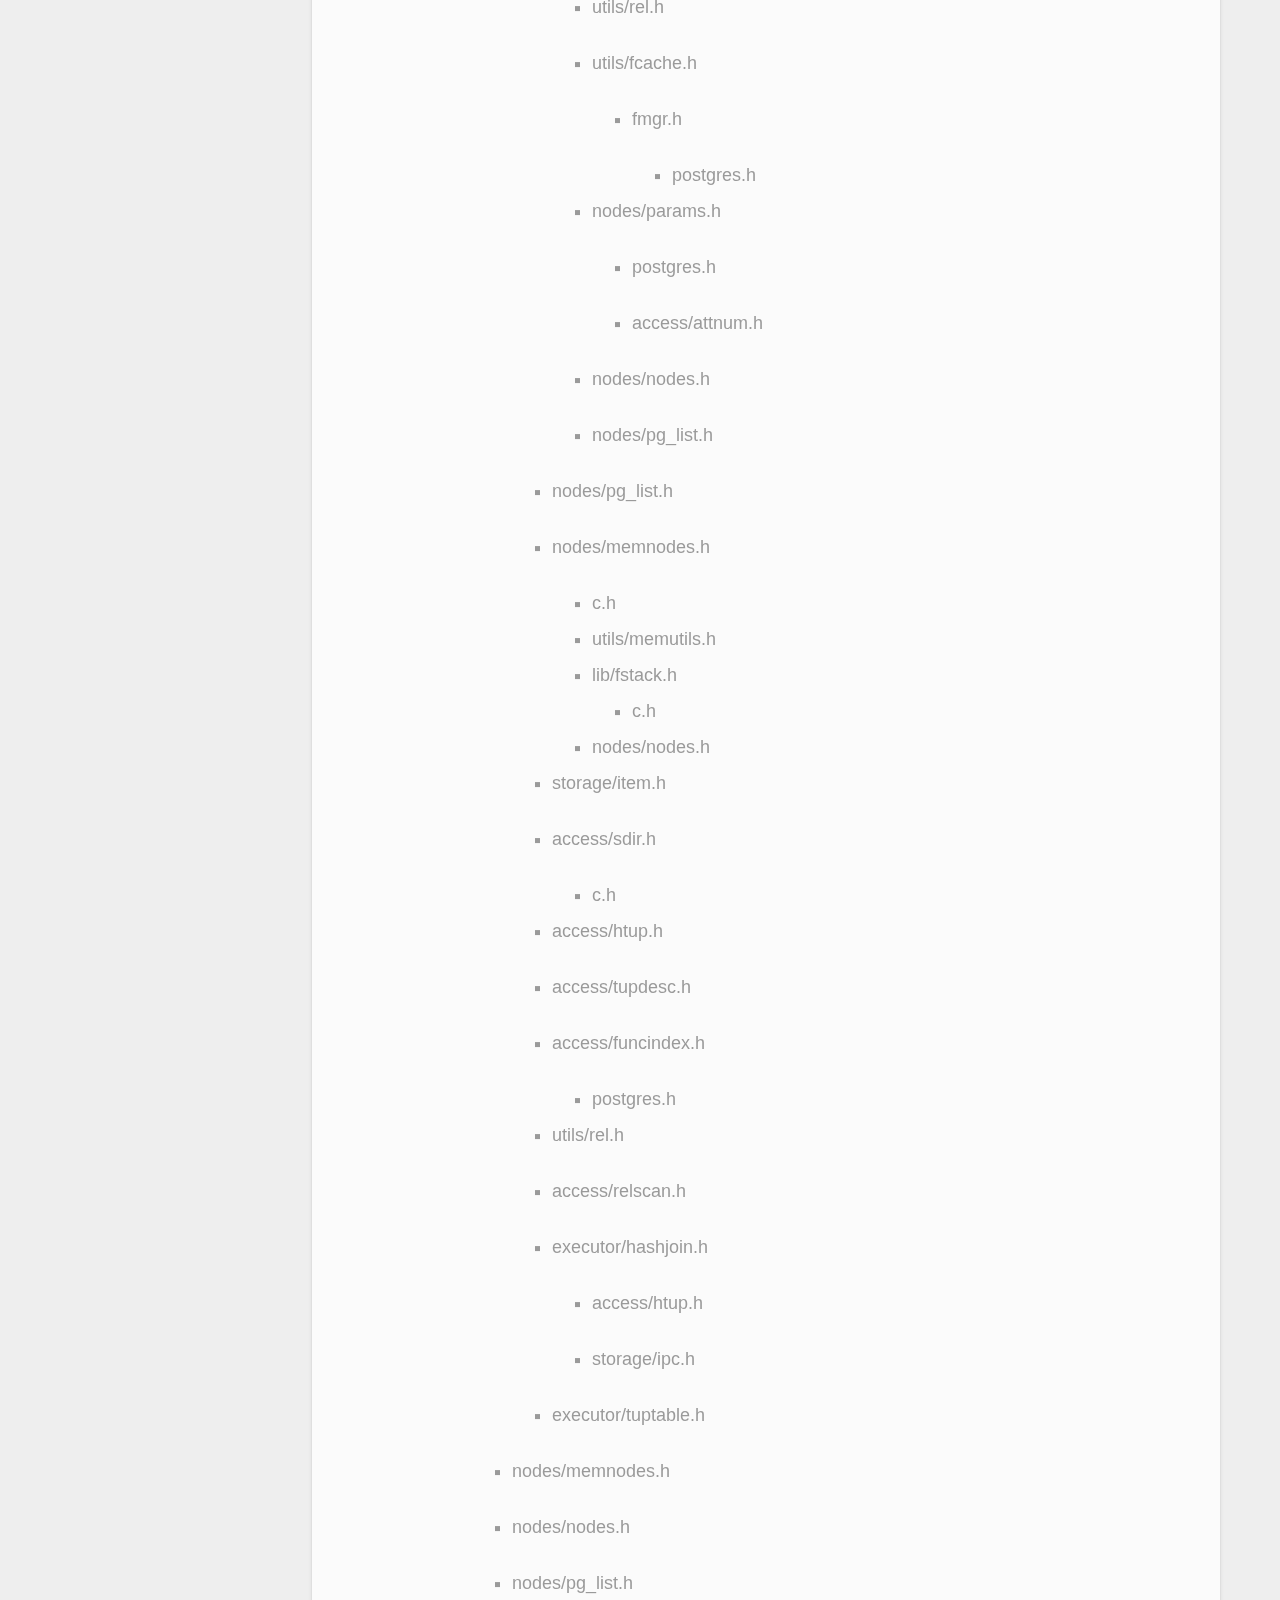
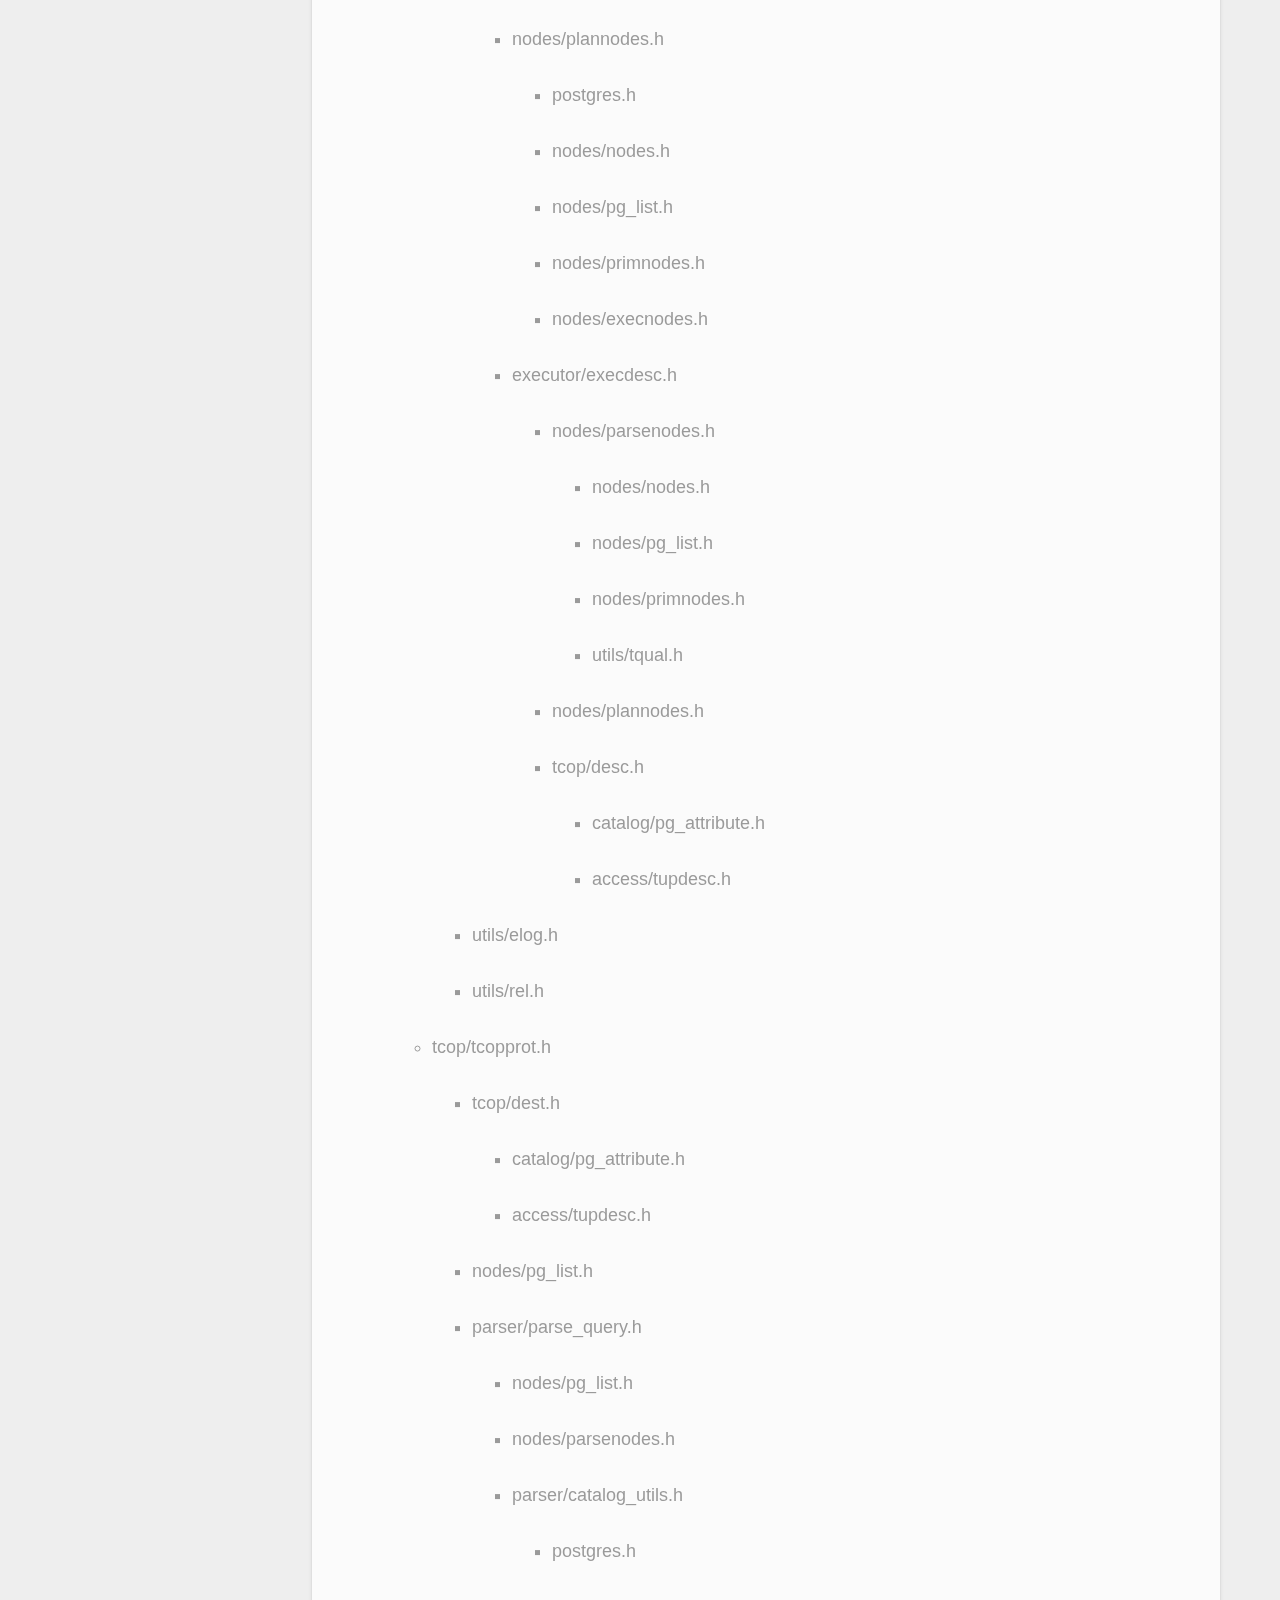
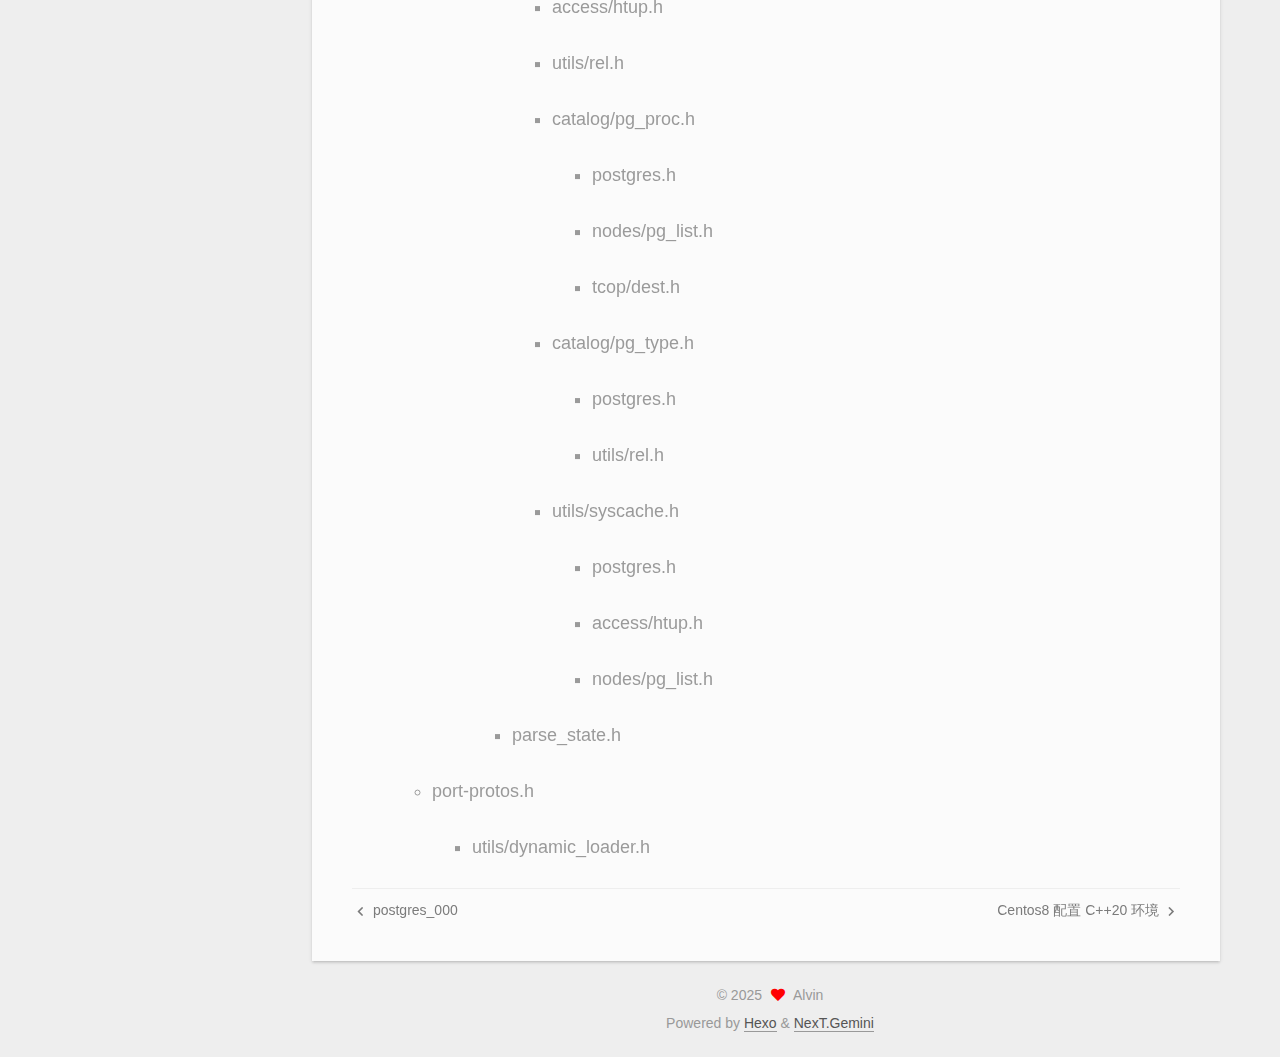
<file: 2025/03/10/postgres-001/index.html>
<!DOCTYPE html>
<html lang="en">
<head>
  <meta charset="UTF-8">
<meta name="viewport" content="width=device-width, initial-scale=1, maximum-scale=2">
<meta name="theme-color" content="#222">
<meta name="generator" content="Hexo 7.3.0">
  <link rel="apple-touch-icon" sizes="180x180" href="/images/apple-touch-icon-next.png">
  <link rel="icon" type="image/png" sizes="32x32" href="/images/favicon-32x32-next.png">
  <link rel="icon" type="image/png" sizes="16x16" href="/images/favicon-16x16-next.png">
  <link rel="mask-icon" href="/images/logo.svg" color="#222">

<link rel="stylesheet" href="/css/main.css">


<link rel="stylesheet" href="/lib/font-awesome/css/all.min.css">

<script id="hexo-configurations">
    var NexT = window.NexT || {};
    var CONFIG = {"hostname":"example.com","root":"/","scheme":"Gemini","version":"7.8.0","exturl":false,"sidebar":{"position":"left","display":"post","padding":18,"offset":12,"onmobile":false},"copycode":{"enable":false,"show_result":false,"style":null},"back2top":{"enable":true,"sidebar":false,"scrollpercent":false},"bookmark":{"enable":false,"color":"#222","save":"auto"},"fancybox":false,"mediumzoom":false,"lazyload":false,"pangu":false,"comments":{"style":"tabs","active":null,"storage":true,"lazyload":false,"nav":null},"algolia":{"hits":{"per_page":10},"labels":{"input_placeholder":"Search for Posts","hits_empty":"We didn't find any results for the search: ${query}","hits_stats":"${hits} results found in ${time} ms"}},"localsearch":{"enable":false,"trigger":"auto","top_n_per_article":1,"unescape":false,"preload":false},"motion":{"enable":true,"async":false,"transition":{"post_block":"fadeIn","post_header":"slideDownIn","post_body":"slideDownIn","coll_header":"slideLeftIn","sidebar":"slideUpIn"}}};
  </script>

  <meta name="description" content="文件与作用 src&#x2F;backend&#x2F;main.c  程序的入口，选择进入 Postmaster, bootstrap, postgres 模式   src&#x2F;backend&#x2F;include&#x2F;c.h  修改 C 语言中的定义   src&#x2F;backend&#x2F;include&#x2F;miscadmin.h  包含 pg 管理和初始化的定">
<meta property="og:type" content="article">
<meta property="og:title" content="postgres 001">
<meta property="og:url" content="http://example.com/2025/03/10/postgres-001/index.html">
<meta property="og:site_name" content="Hexo">
<meta property="og:description" content="文件与作用 src&#x2F;backend&#x2F;main.c  程序的入口，选择进入 Postmaster, bootstrap, postgres 模式   src&#x2F;backend&#x2F;include&#x2F;c.h  修改 C 语言中的定义   src&#x2F;backend&#x2F;include&#x2F;miscadmin.h  包含 pg 管理和初始化的定">
<meta property="og:locale" content="en_US">
<meta property="article:published_time" content="2025-03-10T07:15:35.000Z">
<meta property="article:modified_time" content="2025-03-17T10:01:25.265Z">
<meta property="article:author" content="Alvin">
<meta name="twitter:card" content="summary">

<link rel="canonical" href="http://example.com/2025/03/10/postgres-001/">


<script id="page-configurations">
  // https://hexo.io/docs/variables.html
  CONFIG.page = {
    sidebar: "",
    isHome : false,
    isPost : true,
    lang   : 'en'
  };
</script>

  <title>postgres 001 | Hexo</title>
  






  <noscript>
  <style>
  .use-motion .brand,
  .use-motion .menu-item,
  .sidebar-inner,
  .use-motion .post-block,
  .use-motion .pagination,
  .use-motion .comments,
  .use-motion .post-header,
  .use-motion .post-body,
  .use-motion .collection-header { opacity: initial; }

  .use-motion .site-title,
  .use-motion .site-subtitle {
    opacity: initial;
    top: initial;
  }

  .use-motion .logo-line-before i { left: initial; }
  .use-motion .logo-line-after i { right: initial; }
  </style>
</noscript>

</head>

<body itemscope itemtype="http://schema.org/WebPage">
  <div class="container use-motion">
    <div class="headband"></div>

    <header class="header" itemscope itemtype="http://schema.org/WPHeader">
      <div class="header-inner"><div class="site-brand-container">
  <div class="site-nav-toggle">
    <div class="toggle" aria-label="Toggle navigation bar">
      <span class="toggle-line toggle-line-first"></span>
      <span class="toggle-line toggle-line-middle"></span>
      <span class="toggle-line toggle-line-last"></span>
    </div>
  </div>

  <div class="site-meta">

    <a href="/" class="brand" rel="start">
      <span class="logo-line-before"><i></i></span>
      <h1 class="site-title">Hexo</h1>
      <span class="logo-line-after"><i></i></span>
    </a>
  </div>

  <div class="site-nav-right">
    <div class="toggle popup-trigger">
    </div>
  </div>
</div>




<nav class="site-nav">
  <ul id="menu" class="main-menu menu">
        <li class="menu-item menu-item-home">

    <a href="/" rel="section"><i class="fa fa-home fa-fw"></i>Home</a>

  </li>
        <li class="menu-item menu-item-archives">

    <a href="/archives/" rel="section"><i class="fa fa-archive fa-fw"></i>Archives</a>

  </li>
        <li class="menu-item menu-item-tags">

    <a href="/tags/" rel="section"><i class="fa fa-tags fa-fw"></i>Tags</a>

  </li>
  </ul>
</nav>




</div>
    </header>

    
  <div class="back-to-top">
    <i class="fa fa-arrow-up"></i>
    <span>0%</span>
  </div>


    <main class="main">
      <div class="main-inner">
        <div class="content-wrap">
          

          <div class="content post posts-expand">
            

    
  
  
  <article itemscope itemtype="http://schema.org/Article" class="post-block" lang="en">
    <link itemprop="mainEntityOfPage" href="http://example.com/2025/03/10/postgres-001/">

    <span hidden itemprop="author" itemscope itemtype="http://schema.org/Person">
      <meta itemprop="image" content="/images/avatar.gif">
      <meta itemprop="name" content="Alvin">
      <meta itemprop="description" content="More efforts, more fortune.">
    </span>

    <span hidden itemprop="publisher" itemscope itemtype="http://schema.org/Organization">
      <meta itemprop="name" content="Hexo">
    </span>
      <header class="post-header">
        <h1 class="post-title" itemprop="name headline">
          postgres 001
        </h1>

        <div class="post-meta">
            <span class="post-meta-item">
              <span class="post-meta-item-icon">
                <i class="far fa-calendar"></i>
              </span>
              <span class="post-meta-item-text">Posted on</span>

              <time title="Created: 2025-03-10 15:15:35" itemprop="dateCreated datePublished" datetime="2025-03-10T15:15:35+08:00">2025-03-10</time>
            </span>
              <span class="post-meta-item">
                <span class="post-meta-item-icon">
                  <i class="far fa-calendar-check"></i>
                </span>
                <span class="post-meta-item-text">Edited on</span>
                <time title="Modified: 2025-03-17 18:01:25" itemprop="dateModified" datetime="2025-03-17T18:01:25+08:00">2025-03-17</time>
              </span>

          

        </div>
      </header>

    
    
    
    <div class="post-body" itemprop="articleBody">

      
        <h3 id="文件与作用"><a href="#文件与作用" class="headerlink" title="文件与作用"></a>文件与作用</h3><ul>
<li><p>src&#x2F;backend&#x2F;main.c</p>
<ul>
<li>程序的入口，选择进入 Postmaster, bootstrap, postgres 模式</li>
</ul>
</li>
<li><p>src&#x2F;backend&#x2F;include&#x2F;c.h</p>
<ul>
<li>修改 C 语言中的定义</li>
</ul>
</li>
<li><p>src&#x2F;backend&#x2F;include&#x2F;miscadmin.h</p>
<ul>
<li>包含 pg 管理和初始化的定义</li>
</ul>
</li>
<li><p>src&#x2F;backend&#x2F;include&#x2F;postgres.h</p>
<ul>
<li><p>定义 pg 中涉及的类型（如 Oid, bytea, text, name 等）</p>
</li>
<li><p>msb: most significant bit 最高有效位</p>
</li>
</ul>
</li>
</ul>
<h3 id="main-c"><a href="#main-c" class="headerlink" title="main.c"></a>main.c</h3><h4 id="作用"><a href="#作用" class="headerlink" title="作用"></a>作用</h4><p>程序的入口，选择进入 Postmaster, bootstrap, postgres 模式</p>
<h4 id="函数调用"><a href="#函数调用" class="headerlink" title="函数调用"></a>函数调用</h4><ul>
<li><p>init_address_fixup</p>
</li>
<li><p>PostmasterMain</p>
</li>
<li><p>BootstrapMain</p>
</li>
<li><p>PostgresMain</p>
</li>
</ul>
<h3 id="postgres-c"><a href="#postgres-c" class="headerlink" title="postgres.c"></a>postgres.c</h3><h4 id="作用-1"><a href="#作用-1" class="headerlink" title="作用"></a>作用</h4><p>Postgres 的后端接口</p>
<h4 id="函数调用-1"><a href="#函数调用-1" class="headerlink" title="函数调用"></a>函数调用</h4><h3 id="头文件调用关系"><a href="#头文件调用关系" class="headerlink" title="头文件调用关系"></a>头文件调用关系</h3><ul>
<li><p>main</p>
<ul>
<li><p>c.h</p>
</li>
<li><p>miscadmin.h</p>
<ul>
<li><p>postgres.h</p>
<ul>
<li>c.h</li>
</ul>
</li>
<li><p>storage&#x2F;backendid.h</p>
</li>
</ul>
</li>
<li><p>bootstrap&#x2F;bootstrap.h</p>
<ul>
<li><p>access&#x2F;htup.h</p>
<ul>
<li><p>access&#x2F;attnum.h</p>
<ul>
<li>c.h</li>
</ul>
</li>
<li><p>storage&#x2F;bufpage.h</p>
<ul>
<li><p>machine.h</p>
</li>
<li><p>storage&#x2F;buf.h</p>
</li>
<li><p>storage&#x2F;item.h</p>
<ul>
<li>c.h</li>
</ul>
</li>
<li><p>storage&#x2F;itemid.h</p>
</li>
<li><p>storage&#x2F;itemptr.h</p>
<ul>
<li><p>c.h</p>
</li>
<li><p>storage&#x2F;block.h</p>
<ul>
<li>c.h</li>
</ul>
</li>
<li><p>storage&#x2F;off.h</p>
<ul>
<li><p>machine.h</p>
</li>
<li><p>storage&#x2F;itemid.h</p>
</li>
</ul>
</li>
<li><p>storage&#x2F;itemid.h</p>
</li>
</ul>
</li>
</ul>
</li>
<li><p>storage&#x2F;itemptr.h</p>
</li>
<li><p>utils&#x2F;nabstime.h</p>
<ul>
<li>miscadmin.h</li>
</ul>
</li>
</ul>
</li>
<li><p>access&#x2F;itup.h</p>
<ul>
<li><p>access&#x2F;ibit.h</p>
<ul>
<li><p>c.h</p>
</li>
<li><p>utils&#x2F;memutils.h</p>
<ul>
<li><p>c.h</p>
</li>
<li><p>utils&#x2F;bit.h</p>
</li>
</ul>
</li>
</ul>
</li>
<li><p>access&#x2F;tupdesc.h</p>
<ul>
<li><p>postgres.h</p>
</li>
<li><p>access&#x2F;attnum.h</p>
</li>
<li><p>nodes&#x2F;pg_list.h</p>
<ul>
<li><p>c.h</p>
</li>
<li><p>nodes&#x2F;nodes.h</p>
<ul>
<li>c.h</li>
</ul>
</li>
</ul>
</li>
<li><p>catalog&#x2F;pg_attribute.h</p>
<ul>
<li><p>postgres.h</p>
</li>
<li><p>access&#x2F;attnum.h</p>
</li>
</ul>
</li>
</ul>
</li>
<li><p>storage&#x2F;itemptr.h</p>
</li>
</ul>
</li>
<li><p>access&#x2F;relscan.h</p>
<ul>
<li><p>c.h</p>
</li>
<li><p>access&#x2F;skey.h</p>
<ul>
<li><p>postgres.h</p>
</li>
<li><p>access&#x2F;attnum.h</p>
</li>
</ul>
</li>
<li><p>storage&#x2F;buf.h</p>
</li>
<li><p>access&#x2F;htup.h</p>
</li>
<li><p>storage&#x2F;itemptr.h</p>
</li>
<li><p>utils&#x2F;tqual.h</p>
<ul>
<li><p>postgres.h</p>
</li>
<li><p>utils&#x2F;nabstime.h</p>
</li>
<li><p>access&#x2F;htup.h</p>
</li>
</ul>
</li>
<li><p>utils&#x2F;rel.h</p>
<ul>
<li><p>postgres.h</p>
</li>
<li><p>storage&#x2F;fd.h</p>
<ul>
<li><p>c.h</p>
</li>
<li><p>storage&#x2F;block.h</p>
</li>
</ul>
</li>
<li><p>access&#x2F;strat.h</p>
<ul>
<li><p>postgres.h</p>
</li>
<li><p>access&#x2F;attnum.h</p>
</li>
<li><p>access&#x2F;skey.h</p>
</li>
</ul>
</li>
<li><p>access&#x2F;tupdesc.h</p>
</li>
<li><p>catalog&#x2F;pg_am.h</p>
<ul>
<li>postgres.h</li>
</ul>
</li>
<li><p>catalog&#x2F;pg_operator.h</p>
<ul>
<li>postgres.h</li>
</ul>
</li>
<li><p>catalog&#x2F;pg_class.h</p>
<ul>
<li><p>postgres.h</p>
</li>
<li><p>utils&#x2F;nabstime.h</p>
</li>
</ul>
</li>
<li><p>rewrite&#x2F;prs2lock.h</p>
<ul>
<li><p>access&#x2F;attnum.h</p>
</li>
<li><p>nodes&#x2F;pg_list.h</p>
</li>
</ul>
</li>
</ul>
</li>
</ul>
</li>
<li><p>access&#x2F;skey.h</p>
<ul>
<li><p>postgres.h</p>
</li>
<li><p>access&#x2F;attnum.h</p>
</li>
</ul>
</li>
<li><p>utils&#x2F;tqual.h</p>
</li>
<li><p>storage&#x2F;buf.h</p>
</li>
<li><p>storage&#x2F;bufmgr.h</p>
<ul>
<li><p>c.h</p>
</li>
<li><p>machine.h</p>
</li>
<li><p>utils&#x2F;rel.h</p>
</li>
<li><p>storage&#x2F;buf_internals.h</p>
<ul>
<li><p>postgres.h</p>
</li>
<li><p>storage&#x2F;buf.h</p>
</li>
<li><p>storage&#x2F;ipc.h</p>
<ul>
<li>c.h</li>
</ul>
</li>
<li><p>storage&#x2F;shmem.h</p>
<ul>
<li><p>storage&#x2F;spin.h</p>
<ul>
<li><p>ipc.h</p>
<ul>
<li>c.h</li>
</ul>
</li>
</ul>
</li>
<li><p>utils&#x2F;hsearch.h</p>
<ul>
<li>postgres.h</li>
</ul>
</li>
</ul>
</li>
<li><p>miscadmin.h</p>
</li>
<li><p>storage&#x2F;lmgr.h</p>
<ul>
<li><p>postgres.h</p>
</li>
<li><p>storage&#x2F;itemptr.h</p>
</li>
<li><p>storage&#x2F;lock.h</p>
<ul>
<li><p>postgres.h</p>
</li>
<li><p>storage&#x2F;itemptr.h</p>
</li>
<li><p>storage&#x2F;shmem.h</p>
</li>
<li><p>storage&#x2F;spin.h</p>
</li>
<li><p>storage&#x2F;backendid.h</p>
</li>
<li><p>utils&#x2F;hsearch.h</p>
</li>
</ul>
</li>
<li><p>utils&#x2F;rel.h</p>
</li>
</ul>
</li>
<li><p>utils&#x2F;rel.h</p>
</li>
<li><p>utils&#x2F;relcache.h</p>
<ul>
<li><p>postgres.h</p>
</li>
<li><p>utils&#x2F;rel.h</p>
</li>
</ul>
</li>
</ul>
</li>
</ul>
</li>
<li><p>utils&#x2F;portal.h</p>
<ul>
<li><p>c.h</p>
</li>
<li><p>nodes&#x2F;execnodes.h</p>
<ul>
<li><p>postgres.h</p>
</li>
<li><p>nodes&#x2F;nodes.h</p>
</li>
<li><p>nodes&#x2F;primnodes.h</p>
<ul>
<li><p>postgres.h</p>
</li>
<li><p>access&#x2F;attnum.h</p>
</li>
<li><p>storage&#x2F;buf.h</p>
</li>
<li><p>utils&#x2F;rel.h</p>
</li>
<li><p>utils&#x2F;fcache.h</p>
<ul>
<li><p>fmgr.h</p>
<ul>
<li>postgres.h</li>
</ul>
</li>
</ul>
</li>
<li><p>nodes&#x2F;params.h</p>
<ul>
<li><p>postgres.h</p>
</li>
<li><p>access&#x2F;attnum.h</p>
</li>
</ul>
</li>
<li><p>nodes&#x2F;nodes.h</p>
</li>
<li><p>nodes&#x2F;pg_list.h</p>
</li>
</ul>
</li>
<li><p>nodes&#x2F;pg_list.h</p>
</li>
<li><p>nodes&#x2F;memnodes.h</p>
<ul>
<li>c.h</li>
<li>utils&#x2F;memutils.h</li>
<li>lib&#x2F;fstack.h<ul>
<li>c.h</li>
</ul>
</li>
<li>nodes&#x2F;nodes.h</li>
</ul>
</li>
<li><p>storage&#x2F;item.h</p>
</li>
<li><p>access&#x2F;sdir.h</p>
<ul>
<li>c.h</li>
</ul>
</li>
<li><p>access&#x2F;htup.h</p>
</li>
<li><p>access&#x2F;tupdesc.h</p>
</li>
<li><p>access&#x2F;funcindex.h</p>
<ul>
<li>postgres.h</li>
</ul>
</li>
<li><p>utils&#x2F;rel.h</p>
</li>
<li><p>access&#x2F;relscan.h</p>
</li>
<li><p>executor&#x2F;hashjoin.h</p>
<ul>
<li><p>access&#x2F;htup.h</p>
</li>
<li><p>storage&#x2F;ipc.h</p>
</li>
</ul>
</li>
<li><p>executor&#x2F;tuptable.h</p>
</li>
</ul>
</li>
<li><p>nodes&#x2F;memnodes.h</p>
</li>
<li><p>nodes&#x2F;nodes.h</p>
</li>
<li><p>nodes&#x2F;pg_list.h</p>
</li>
<li><p>nodes&#x2F;plannodes.h</p>
<ul>
<li><p>postgres.h</p>
</li>
<li><p>nodes&#x2F;nodes.h</p>
</li>
<li><p>nodes&#x2F;pg_list.h</p>
</li>
<li><p>nodes&#x2F;primnodes.h</p>
</li>
<li><p>nodes&#x2F;execnodes.h</p>
</li>
</ul>
</li>
<li><p>executor&#x2F;execdesc.h</p>
<ul>
<li><p>nodes&#x2F;parsenodes.h</p>
<ul>
<li><p>nodes&#x2F;nodes.h</p>
</li>
<li><p>nodes&#x2F;pg_list.h</p>
</li>
<li><p>nodes&#x2F;primnodes.h</p>
</li>
<li><p>utils&#x2F;tqual.h</p>
</li>
</ul>
</li>
<li><p>nodes&#x2F;plannodes.h</p>
</li>
<li><p>tcop&#x2F;desc.h</p>
<ul>
<li><p>catalog&#x2F;pg_attribute.h</p>
</li>
<li><p>access&#x2F;tupdesc.h</p>
</li>
</ul>
</li>
</ul>
</li>
</ul>
</li>
<li><p>utils&#x2F;elog.h</p>
</li>
<li><p>utils&#x2F;rel.h</p>
</li>
</ul>
</li>
<li><p>tcop&#x2F;tcopprot.h</p>
<ul>
<li><p>tcop&#x2F;dest.h</p>
<ul>
<li><p>catalog&#x2F;pg_attribute.h</p>
</li>
<li><p>access&#x2F;tupdesc.h</p>
</li>
</ul>
</li>
<li><p>nodes&#x2F;pg_list.h</p>
</li>
<li><p>parser&#x2F;parse_query.h</p>
<ul>
<li><p>nodes&#x2F;pg_list.h</p>
</li>
<li><p>nodes&#x2F;parsenodes.h</p>
</li>
<li><p>parser&#x2F;catalog_utils.h</p>
<ul>
<li><p>postgres.h</p>
</li>
<li><p>access&#x2F;htup.h</p>
</li>
<li><p>utils&#x2F;rel.h</p>
</li>
<li><p>catalog&#x2F;pg_proc.h</p>
<ul>
<li><p>postgres.h</p>
</li>
<li><p>nodes&#x2F;pg_list.h</p>
</li>
<li><p>tcop&#x2F;dest.h</p>
</li>
</ul>
</li>
<li><p>catalog&#x2F;pg_type.h</p>
<ul>
<li><p>postgres.h</p>
</li>
<li><p>utils&#x2F;rel.h</p>
</li>
</ul>
</li>
<li><p>utils&#x2F;syscache.h</p>
<ul>
<li><p>postgres.h</p>
</li>
<li><p>access&#x2F;htup.h</p>
</li>
<li><p>nodes&#x2F;pg_list.h</p>
</li>
</ul>
</li>
</ul>
</li>
<li><p>parse_state.h</p>
</li>
</ul>
</li>
</ul>
</li>
<li><p>port-protos.h</p>
<ul>
<li>utils&#x2F;dynamic_loader.h</li>
</ul>
</li>
</ul>
</li>
</ul>

    </div>

    
    
    

      <footer class="post-footer">

        


        
    <div class="post-nav">
      <div class="post-nav-item">
    <a href="/2025/03/06/postgres-000/" rel="prev" title="postgres_000">
      <i class="fa fa-chevron-left"></i> postgres_000
    </a></div>
      <div class="post-nav-item">
    <a href="/2025/03/11/Centos8-%E9%85%8D%E7%BD%AE-CPP20-%E7%8E%AF%E5%A2%83/" rel="next" title="Centos8 配置 C++20 环境">
      Centos8 配置 C++20 环境 <i class="fa fa-chevron-right"></i>
    </a></div>
    </div>
      </footer>
    
  </article>
  
  
  



          </div>
          

<script>
  window.addEventListener('tabs:register', () => {
    let { activeClass } = CONFIG.comments;
    if (CONFIG.comments.storage) {
      activeClass = localStorage.getItem('comments_active') || activeClass;
    }
    if (activeClass) {
      let activeTab = document.querySelector(`a[href="#comment-${activeClass}"]`);
      if (activeTab) {
        activeTab.click();
      }
    }
  });
  if (CONFIG.comments.storage) {
    window.addEventListener('tabs:click', event => {
      if (!event.target.matches('.tabs-comment .tab-content .tab-pane')) return;
      let commentClass = event.target.classList[1];
      localStorage.setItem('comments_active', commentClass);
    });
  }
</script>

        </div>
          
  
  <div class="toggle sidebar-toggle">
    <span class="toggle-line toggle-line-first"></span>
    <span class="toggle-line toggle-line-middle"></span>
    <span class="toggle-line toggle-line-last"></span>
  </div>

  <aside class="sidebar">
    <div class="sidebar-inner">

      <ul class="sidebar-nav motion-element">
        <li class="sidebar-nav-toc">
          Table of Contents
        </li>
        <li class="sidebar-nav-overview">
          Overview
        </li>
      </ul>

      <!--noindex-->
      <div class="post-toc-wrap sidebar-panel">
          <div class="post-toc motion-element"><ol class="nav"><li class="nav-item nav-level-3"><a class="nav-link" href="#%E6%96%87%E4%BB%B6%E4%B8%8E%E4%BD%9C%E7%94%A8"><span class="nav-number">1.</span> <span class="nav-text">文件与作用</span></a></li><li class="nav-item nav-level-3"><a class="nav-link" href="#main-c"><span class="nav-number">2.</span> <span class="nav-text">main.c</span></a><ol class="nav-child"><li class="nav-item nav-level-4"><a class="nav-link" href="#%E4%BD%9C%E7%94%A8"><span class="nav-number">2.1.</span> <span class="nav-text">作用</span></a></li><li class="nav-item nav-level-4"><a class="nav-link" href="#%E5%87%BD%E6%95%B0%E8%B0%83%E7%94%A8"><span class="nav-number">2.2.</span> <span class="nav-text">函数调用</span></a></li></ol></li><li class="nav-item nav-level-3"><a class="nav-link" href="#postgres-c"><span class="nav-number">3.</span> <span class="nav-text">postgres.c</span></a><ol class="nav-child"><li class="nav-item nav-level-4"><a class="nav-link" href="#%E4%BD%9C%E7%94%A8-1"><span class="nav-number">3.1.</span> <span class="nav-text">作用</span></a></li><li class="nav-item nav-level-4"><a class="nav-link" href="#%E5%87%BD%E6%95%B0%E8%B0%83%E7%94%A8-1"><span class="nav-number">3.2.</span> <span class="nav-text">函数调用</span></a></li></ol></li><li class="nav-item nav-level-3"><a class="nav-link" href="#%E5%A4%B4%E6%96%87%E4%BB%B6%E8%B0%83%E7%94%A8%E5%85%B3%E7%B3%BB"><span class="nav-number">4.</span> <span class="nav-text">头文件调用关系</span></a></li></ol></div>
      </div>
      <!--/noindex-->

      <div class="site-overview-wrap sidebar-panel">
        <div class="site-author motion-element" itemprop="author" itemscope itemtype="http://schema.org/Person">
  <p class="site-author-name" itemprop="name">Alvin</p>
  <div class="site-description" itemprop="description">More efforts, more fortune.</div>
</div>
<div class="site-state-wrap motion-element">
  <nav class="site-state">
      <div class="site-state-item site-state-posts">
          <a href="/archives/">
        
          <span class="site-state-item-count">5</span>
          <span class="site-state-item-name">posts</span>
        </a>
      </div>
  </nav>
</div>



      </div>

    </div>
  </aside>
  <div id="sidebar-dimmer"></div>


      </div>
    </main>

    <footer class="footer">
      <div class="footer-inner">
        

        

<div class="copyright">
  
  &copy; 
  <span itemprop="copyrightYear">2025</span>
  <span class="with-love">
    <i class="fa fa-heart"></i>
  </span>
  <span class="author" itemprop="copyrightHolder">Alvin</span>
</div>
  <div class="powered-by">Powered by <a href="https://hexo.io/" class="theme-link" rel="noopener" target="_blank">Hexo</a> & <a href="https://theme-next.org/" class="theme-link" rel="noopener" target="_blank">NexT.Gemini</a>
  </div>

        








      </div>
    </footer>
  </div>

  
  <script src="/lib/anime.min.js"></script>
  <script src="/lib/velocity/velocity.min.js"></script>
  <script src="/lib/velocity/velocity.ui.min.js"></script>

<script src="/js/utils.js"></script>

<script src="/js/motion.js"></script>


<script src="/js/schemes/pisces.js"></script>


<script src="/js/next-boot.js"></script>




  















  

  

</body>
</html>
</file>
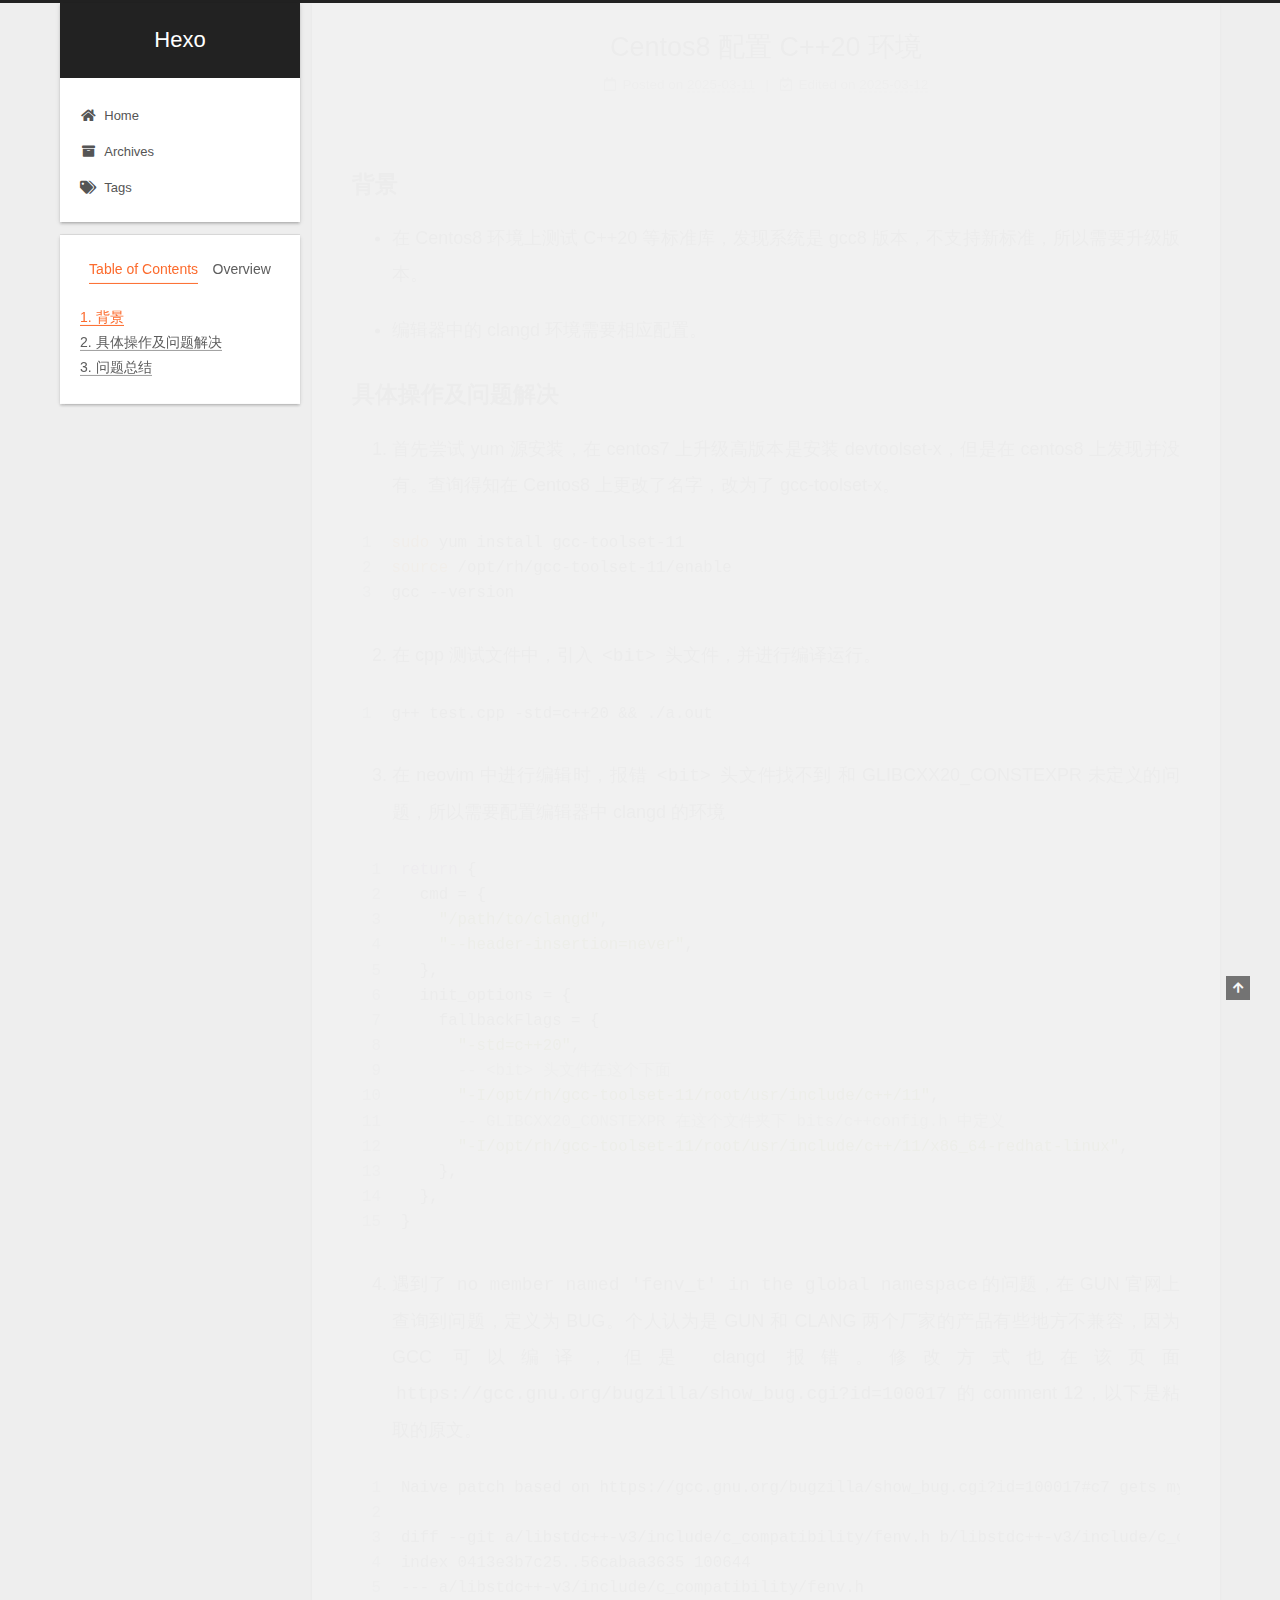
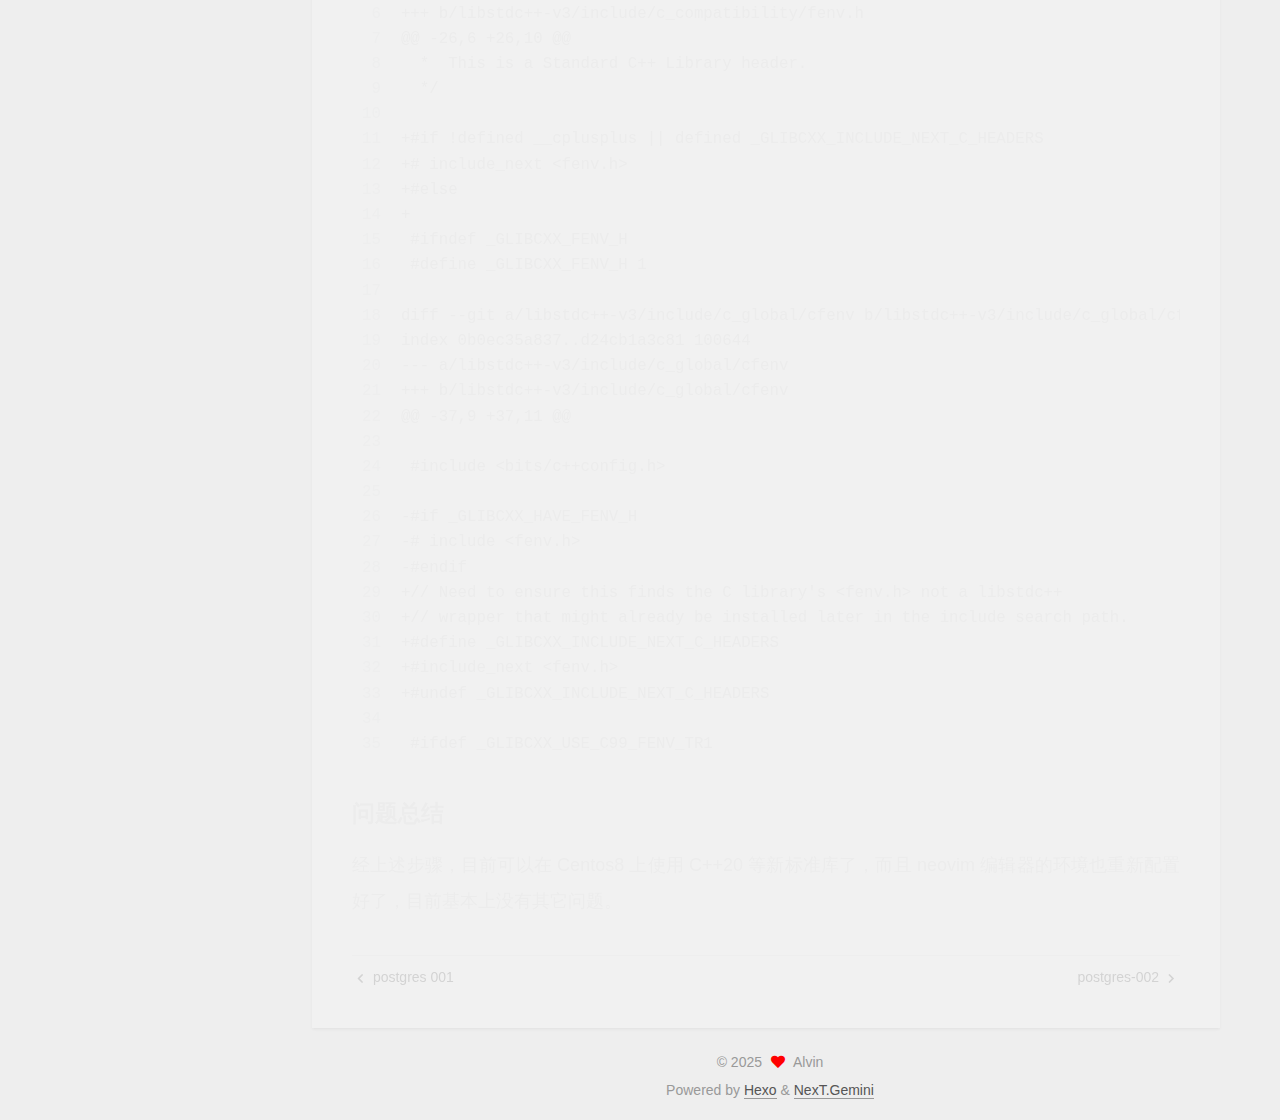
<file: 2025/03/11/Centos8-配置-CPP20-环境/index.html>
<!DOCTYPE html>
<html lang="en">
<head>
  <meta charset="UTF-8">
<meta name="viewport" content="width=device-width, initial-scale=1, maximum-scale=2">
<meta name="theme-color" content="#222">
<meta name="generator" content="Hexo 7.3.0">
  <link rel="apple-touch-icon" sizes="180x180" href="/images/apple-touch-icon-next.png">
  <link rel="icon" type="image/png" sizes="32x32" href="/images/favicon-32x32-next.png">
  <link rel="icon" type="image/png" sizes="16x16" href="/images/favicon-16x16-next.png">
  <link rel="mask-icon" href="/images/logo.svg" color="#222">

<link rel="stylesheet" href="/css/main.css">


<link rel="stylesheet" href="/lib/font-awesome/css/all.min.css">

<script id="hexo-configurations">
    var NexT = window.NexT || {};
    var CONFIG = {"hostname":"example.com","root":"/","scheme":"Gemini","version":"7.8.0","exturl":false,"sidebar":{"position":"left","display":"post","padding":18,"offset":12,"onmobile":false},"copycode":{"enable":false,"show_result":false,"style":null},"back2top":{"enable":true,"sidebar":false,"scrollpercent":false},"bookmark":{"enable":false,"color":"#222","save":"auto"},"fancybox":false,"mediumzoom":false,"lazyload":false,"pangu":false,"comments":{"style":"tabs","active":null,"storage":true,"lazyload":false,"nav":null},"algolia":{"hits":{"per_page":10},"labels":{"input_placeholder":"Search for Posts","hits_empty":"We didn't find any results for the search: ${query}","hits_stats":"${hits} results found in ${time} ms"}},"localsearch":{"enable":false,"trigger":"auto","top_n_per_article":1,"unescape":false,"preload":false},"motion":{"enable":true,"async":false,"transition":{"post_block":"fadeIn","post_header":"slideDownIn","post_body":"slideDownIn","coll_header":"slideLeftIn","sidebar":"slideUpIn"}}};
  </script>

  <meta name="description" content="背景 在 Centos8 环境上测试 C++20 等标准库，发现系统是 gcc8 版本，不支持新标准，所以需要升级版本。  编辑器中的 clangd 环境需要相应配置。   具体操作及问题解决 首先尝试 yum 源安装，在 centos7 上升级高版本是安装 devtoolset-x，但是在 centos8 上发现并没有。查询得知在 Centos8 上更改了名字，改为了 gcc-toolset-x">
<meta property="og:type" content="article">
<meta property="og:title" content="Centos8 配置 C++20 环境">
<meta property="og:url" content="http://example.com/2025/03/11/Centos8-%E9%85%8D%E7%BD%AE-CPP20-%E7%8E%AF%E5%A2%83/index.html">
<meta property="og:site_name" content="Hexo">
<meta property="og:description" content="背景 在 Centos8 环境上测试 C++20 等标准库，发现系统是 gcc8 版本，不支持新标准，所以需要升级版本。  编辑器中的 clangd 环境需要相应配置。   具体操作及问题解决 首先尝试 yum 源安装，在 centos7 上升级高版本是安装 devtoolset-x，但是在 centos8 上发现并没有。查询得知在 Centos8 上更改了名字，改为了 gcc-toolset-x">
<meta property="og:locale" content="en_US">
<meta property="article:published_time" content="2025-03-11T07:59:31.000Z">
<meta property="article:modified_time" content="2025-03-12T01:22:29.000Z">
<meta property="article:author" content="Alvin">
<meta name="twitter:card" content="summary">

<link rel="canonical" href="http://example.com/2025/03/11/Centos8-%E9%85%8D%E7%BD%AE-CPP20-%E7%8E%AF%E5%A2%83/">


<script id="page-configurations">
  // https://hexo.io/docs/variables.html
  CONFIG.page = {
    sidebar: "",
    isHome : false,
    isPost : true,
    lang   : 'en'
  };
</script>

  <title>Centos8 配置 C++20 环境 | Hexo</title>
  






  <noscript>
  <style>
  .use-motion .brand,
  .use-motion .menu-item,
  .sidebar-inner,
  .use-motion .post-block,
  .use-motion .pagination,
  .use-motion .comments,
  .use-motion .post-header,
  .use-motion .post-body,
  .use-motion .collection-header { opacity: initial; }

  .use-motion .site-title,
  .use-motion .site-subtitle {
    opacity: initial;
    top: initial;
  }

  .use-motion .logo-line-before i { left: initial; }
  .use-motion .logo-line-after i { right: initial; }
  </style>
</noscript>

</head>

<body itemscope itemtype="http://schema.org/WebPage">
  <div class="container use-motion">
    <div class="headband"></div>

    <header class="header" itemscope itemtype="http://schema.org/WPHeader">
      <div class="header-inner"><div class="site-brand-container">
  <div class="site-nav-toggle">
    <div class="toggle" aria-label="Toggle navigation bar">
      <span class="toggle-line toggle-line-first"></span>
      <span class="toggle-line toggle-line-middle"></span>
      <span class="toggle-line toggle-line-last"></span>
    </div>
  </div>

  <div class="site-meta">

    <a href="/" class="brand" rel="start">
      <span class="logo-line-before"><i></i></span>
      <h1 class="site-title">Hexo</h1>
      <span class="logo-line-after"><i></i></span>
    </a>
  </div>

  <div class="site-nav-right">
    <div class="toggle popup-trigger">
    </div>
  </div>
</div>




<nav class="site-nav">
  <ul id="menu" class="main-menu menu">
        <li class="menu-item menu-item-home">

    <a href="/" rel="section"><i class="fa fa-home fa-fw"></i>Home</a>

  </li>
        <li class="menu-item menu-item-archives">

    <a href="/archives/" rel="section"><i class="fa fa-archive fa-fw"></i>Archives</a>

  </li>
        <li class="menu-item menu-item-tags">

    <a href="/tags/" rel="section"><i class="fa fa-tags fa-fw"></i>Tags</a>

  </li>
  </ul>
</nav>




</div>
    </header>

    
  <div class="back-to-top">
    <i class="fa fa-arrow-up"></i>
    <span>0%</span>
  </div>


    <main class="main">
      <div class="main-inner">
        <div class="content-wrap">
          

          <div class="content post posts-expand">
            

    
  
  
  <article itemscope itemtype="http://schema.org/Article" class="post-block" lang="en">
    <link itemprop="mainEntityOfPage" href="http://example.com/2025/03/11/Centos8-%E9%85%8D%E7%BD%AE-CPP20-%E7%8E%AF%E5%A2%83/">

    <span hidden itemprop="author" itemscope itemtype="http://schema.org/Person">
      <meta itemprop="image" content="/images/avatar.gif">
      <meta itemprop="name" content="Alvin">
      <meta itemprop="description" content="More efforts, more fortune.">
    </span>

    <span hidden itemprop="publisher" itemscope itemtype="http://schema.org/Organization">
      <meta itemprop="name" content="Hexo">
    </span>
      <header class="post-header">
        <h1 class="post-title" itemprop="name headline">
          Centos8 配置 C++20 环境
        </h1>

        <div class="post-meta">
            <span class="post-meta-item">
              <span class="post-meta-item-icon">
                <i class="far fa-calendar"></i>
              </span>
              <span class="post-meta-item-text">Posted on</span>

              <time title="Created: 2025-03-11 15:59:31" itemprop="dateCreated datePublished" datetime="2025-03-11T15:59:31+08:00">2025-03-11</time>
            </span>
              <span class="post-meta-item">
                <span class="post-meta-item-icon">
                  <i class="far fa-calendar-check"></i>
                </span>
                <span class="post-meta-item-text">Edited on</span>
                <time title="Modified: 2025-03-12 09:22:29" itemprop="dateModified" datetime="2025-03-12T09:22:29+08:00">2025-03-12</time>
              </span>

          

        </div>
      </header>

    
    
    
    <div class="post-body" itemprop="articleBody">

      
        <h3 id="背景"><a href="#背景" class="headerlink" title="背景"></a>背景</h3><ul>
<li><p>在 Centos8 环境上测试 C++20 等标准库，发现系统是 gcc8 版本，不支持新标准，所以需要升级版本。</p>
</li>
<li><p>编辑器中的 clangd 环境需要相应配置。</p>
</li>
</ul>
<h3 id="具体操作及问题解决"><a href="#具体操作及问题解决" class="headerlink" title="具体操作及问题解决"></a>具体操作及问题解决</h3><ol>
<li>首先尝试 yum 源安装，在 centos7 上升级高版本是安装 devtoolset-x，但是在 centos8 上发现并没有。查询得知在 Centos8 上更改了名字，改为了 gcc-toolset-x。</li>
</ol>
<figure class="highlight bash"><table><tr><td class="gutter"><pre><span class="line">1</span><br><span class="line">2</span><br><span class="line">3</span><br></pre></td><td class="code"><pre><span class="line"><span class="built_in">sudo</span> yum install gcc-toolset-11</span><br><span class="line"><span class="built_in">source</span> /opt/rh/gcc-toolset-11/enable</span><br><span class="line">gcc --version</span><br></pre></td></tr></table></figure>

<ol start="2">
<li>在 cpp 测试文件中，引入 <code>&lt;bit&gt;</code> 头文件，并进行编译运行。</li>
</ol>
<figure class="highlight bash"><table><tr><td class="gutter"><pre><span class="line">1</span><br></pre></td><td class="code"><pre><span class="line">g++ test.cpp -std=c++20 &amp;&amp; ./a.out</span><br></pre></td></tr></table></figure>

<ol start="3">
<li>在 neovim 中进行编辑时，报错 <code>&lt;bit&gt;</code> 头文件找不到 和 GLIBCXX20_CONSTEXPR 未定义的问题，所以需要配置编辑器中 clangd 的环境</li>
</ol>
<figure class="highlight lua"><table><tr><td class="gutter"><pre><span class="line">1</span><br><span class="line">2</span><br><span class="line">3</span><br><span class="line">4</span><br><span class="line">5</span><br><span class="line">6</span><br><span class="line">7</span><br><span class="line">8</span><br><span class="line">9</span><br><span class="line">10</span><br><span class="line">11</span><br><span class="line">12</span><br><span class="line">13</span><br><span class="line">14</span><br><span class="line">15</span><br></pre></td><td class="code"><pre><span class="line"><span class="keyword">return</span> &#123;</span><br><span class="line">  cmd = &#123;</span><br><span class="line">    <span class="string">&quot;/path/to/clangd&quot;</span>,</span><br><span class="line">    <span class="string">&quot;--header-insertion=never&quot;</span>,</span><br><span class="line">  &#125;,</span><br><span class="line">  init_options = &#123;</span><br><span class="line">    fallbackFlags = &#123;</span><br><span class="line">      <span class="string">&quot;-std=c++20&quot;</span>,</span><br><span class="line">      <span class="comment">-- &lt;bit&gt; 头文件在这个下面</span></span><br><span class="line">      <span class="string">&quot;-I/opt/rh/gcc-toolset-11/root/usr/include/c++/11&quot;</span>,</span><br><span class="line">      <span class="comment">-- GLIBCXX20_CONSTEXPR 在这个文件夹下 bits/c++config.h 中定义</span></span><br><span class="line">      <span class="string">&quot;-I/opt/rh/gcc-toolset-11/root/usr/include/c++/11/x86_64-redhat-linux&quot;</span>,</span><br><span class="line">    &#125;,</span><br><span class="line">  &#125;,</span><br><span class="line">&#125;</span><br></pre></td></tr></table></figure>

<ol start="4">
<li>遇到了 <code>no member named &#39;fenv_t&#39; in the global namespace</code>的问题，在 GUN 官网上查询到问题，定义为 BUG。个人认为是 GUN 和 CLANG 两个厂家的产品有些地方不兼容，因为 GCC 可以编译，但是 clangd 报错。修改方式也在该页面 <code>https://gcc.gnu.org/bugzilla/show_bug.cgi?id=100017</code> 的 comment 12，以下是粘取的原文。</li>
</ol>
<figure class="highlight plaintext"><table><tr><td class="gutter"><pre><span class="line">1</span><br><span class="line">2</span><br><span class="line">3</span><br><span class="line">4</span><br><span class="line">5</span><br><span class="line">6</span><br><span class="line">7</span><br><span class="line">8</span><br><span class="line">9</span><br><span class="line">10</span><br><span class="line">11</span><br><span class="line">12</span><br><span class="line">13</span><br><span class="line">14</span><br><span class="line">15</span><br><span class="line">16</span><br><span class="line">17</span><br><span class="line">18</span><br><span class="line">19</span><br><span class="line">20</span><br><span class="line">21</span><br><span class="line">22</span><br><span class="line">23</span><br><span class="line">24</span><br><span class="line">25</span><br><span class="line">26</span><br><span class="line">27</span><br><span class="line">28</span><br><span class="line">29</span><br><span class="line">30</span><br><span class="line">31</span><br><span class="line">32</span><br><span class="line">33</span><br><span class="line">34</span><br><span class="line">35</span><br></pre></td><td class="code"><pre><span class="line">Naive patch based on https://gcc.gnu.org/bugzilla/show_bug.cgi?id=100017#c7 gets my canadian crosses building. </span><br><span class="line"></span><br><span class="line">diff --git a/libstdc++-v3/include/c_compatibility/fenv.h b/libstdc++-v3/include/c_compatibility/fenv.h</span><br><span class="line">index 0413e3b7c25..56cabaa3635 100644</span><br><span class="line">--- a/libstdc++-v3/include/c_compatibility/fenv.h</span><br><span class="line">+++ b/libstdc++-v3/include/c_compatibility/fenv.h</span><br><span class="line">@@ -26,6 +26,10 @@</span><br><span class="line">  *  This is a Standard C++ Library header.</span><br><span class="line">  */</span><br><span class="line"> </span><br><span class="line">+#if !defined __cplusplus || defined _GLIBCXX_INCLUDE_NEXT_C_HEADERS</span><br><span class="line">+# include_next &lt;fenv.h&gt;</span><br><span class="line">+#else</span><br><span class="line">+</span><br><span class="line"> #ifndef _GLIBCXX_FENV_H</span><br><span class="line"> #define _GLIBCXX_FENV_H 1</span><br><span class="line"> </span><br><span class="line">diff --git a/libstdc++-v3/include/c_global/cfenv b/libstdc++-v3/include/c_global/cfenv</span><br><span class="line">index 0b0ec35a837..d24cb1a3c81 100644</span><br><span class="line">--- a/libstdc++-v3/include/c_global/cfenv</span><br><span class="line">+++ b/libstdc++-v3/include/c_global/cfenv</span><br><span class="line">@@ -37,9 +37,11 @@</span><br><span class="line"> </span><br><span class="line"> #include &lt;bits/c++config.h&gt;</span><br><span class="line"> </span><br><span class="line">-#if _GLIBCXX_HAVE_FENV_H</span><br><span class="line">-# include &lt;fenv.h&gt;</span><br><span class="line">-#endif</span><br><span class="line">+// Need to ensure this finds the C library&#x27;s &lt;fenv.h&gt; not a libstdc++</span><br><span class="line">+// wrapper that might already be installed later in the include search path.</span><br><span class="line">+#define _GLIBCXX_INCLUDE_NEXT_C_HEADERS</span><br><span class="line">+#include_next &lt;fenv.h&gt;</span><br><span class="line">+#undef _GLIBCXX_INCLUDE_NEXT_C_HEADERS</span><br><span class="line"> </span><br><span class="line"> #ifdef _GLIBCXX_USE_C99_FENV_TR1</span><br></pre></td></tr></table></figure>



<h3 id="问题总结"><a href="#问题总结" class="headerlink" title="问题总结"></a>问题总结</h3><p>经上述步骤，目前可以在 Centos8 上使用 C++20 等新标准库了，而且 neovim 编辑器的环境也重新配置好了，目前基本上没有其它问题。</p>

    </div>

    
    
    

      <footer class="post-footer">

        


        
    <div class="post-nav">
      <div class="post-nav-item">
    <a href="/2025/03/10/postgres-001/" rel="prev" title="postgres 001">
      <i class="fa fa-chevron-left"></i> postgres 001
    </a></div>
      <div class="post-nav-item">
    <a href="/2025/03/17/postgres-002/" rel="next" title="postgres-002">
      postgres-002 <i class="fa fa-chevron-right"></i>
    </a></div>
    </div>
      </footer>
    
  </article>
  
  
  



          </div>
          

<script>
  window.addEventListener('tabs:register', () => {
    let { activeClass } = CONFIG.comments;
    if (CONFIG.comments.storage) {
      activeClass = localStorage.getItem('comments_active') || activeClass;
    }
    if (activeClass) {
      let activeTab = document.querySelector(`a[href="#comment-${activeClass}"]`);
      if (activeTab) {
        activeTab.click();
      }
    }
  });
  if (CONFIG.comments.storage) {
    window.addEventListener('tabs:click', event => {
      if (!event.target.matches('.tabs-comment .tab-content .tab-pane')) return;
      let commentClass = event.target.classList[1];
      localStorage.setItem('comments_active', commentClass);
    });
  }
</script>

        </div>
          
  
  <div class="toggle sidebar-toggle">
    <span class="toggle-line toggle-line-first"></span>
    <span class="toggle-line toggle-line-middle"></span>
    <span class="toggle-line toggle-line-last"></span>
  </div>

  <aside class="sidebar">
    <div class="sidebar-inner">

      <ul class="sidebar-nav motion-element">
        <li class="sidebar-nav-toc">
          Table of Contents
        </li>
        <li class="sidebar-nav-overview">
          Overview
        </li>
      </ul>

      <!--noindex-->
      <div class="post-toc-wrap sidebar-panel">
          <div class="post-toc motion-element"><ol class="nav"><li class="nav-item nav-level-3"><a class="nav-link" href="#%E8%83%8C%E6%99%AF"><span class="nav-number">1.</span> <span class="nav-text">背景</span></a></li><li class="nav-item nav-level-3"><a class="nav-link" href="#%E5%85%B7%E4%BD%93%E6%93%8D%E4%BD%9C%E5%8F%8A%E9%97%AE%E9%A2%98%E8%A7%A3%E5%86%B3"><span class="nav-number">2.</span> <span class="nav-text">具体操作及问题解决</span></a></li><li class="nav-item nav-level-3"><a class="nav-link" href="#%E9%97%AE%E9%A2%98%E6%80%BB%E7%BB%93"><span class="nav-number">3.</span> <span class="nav-text">问题总结</span></a></li></ol></div>
      </div>
      <!--/noindex-->

      <div class="site-overview-wrap sidebar-panel">
        <div class="site-author motion-element" itemprop="author" itemscope itemtype="http://schema.org/Person">
  <p class="site-author-name" itemprop="name">Alvin</p>
  <div class="site-description" itemprop="description">More efforts, more fortune.</div>
</div>
<div class="site-state-wrap motion-element">
  <nav class="site-state">
      <div class="site-state-item site-state-posts">
          <a href="/archives/">
        
          <span class="site-state-item-count">5</span>
          <span class="site-state-item-name">posts</span>
        </a>
      </div>
  </nav>
</div>



      </div>

    </div>
  </aside>
  <div id="sidebar-dimmer"></div>


      </div>
    </main>

    <footer class="footer">
      <div class="footer-inner">
        

        

<div class="copyright">
  
  &copy; 
  <span itemprop="copyrightYear">2025</span>
  <span class="with-love">
    <i class="fa fa-heart"></i>
  </span>
  <span class="author" itemprop="copyrightHolder">Alvin</span>
</div>
  <div class="powered-by">Powered by <a href="https://hexo.io/" class="theme-link" rel="noopener" target="_blank">Hexo</a> & <a href="https://theme-next.org/" class="theme-link" rel="noopener" target="_blank">NexT.Gemini</a>
  </div>

        








      </div>
    </footer>
  </div>

  
  <script src="/lib/anime.min.js"></script>
  <script src="/lib/velocity/velocity.min.js"></script>
  <script src="/lib/velocity/velocity.ui.min.js"></script>

<script src="/js/utils.js"></script>

<script src="/js/motion.js"></script>


<script src="/js/schemes/pisces.js"></script>


<script src="/js/next-boot.js"></script>




  















  

  

</body>
</html>
</file>
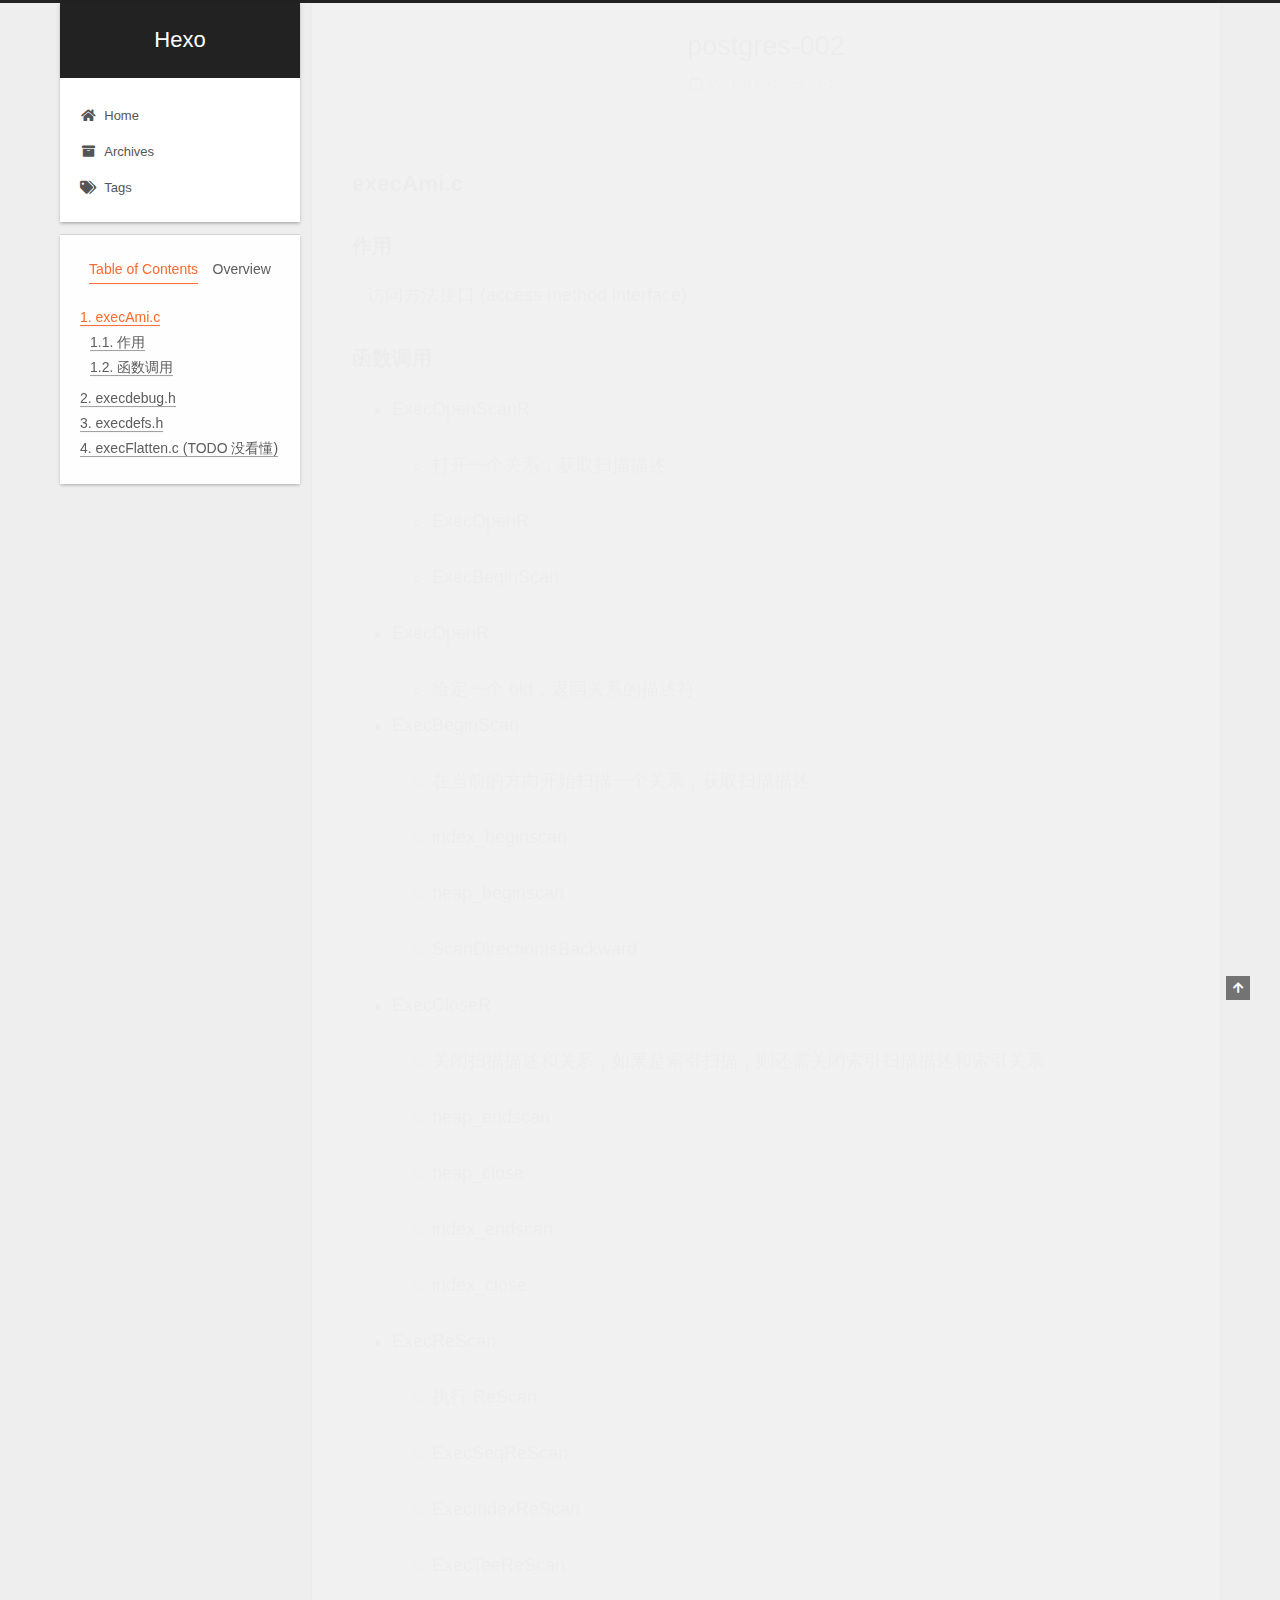
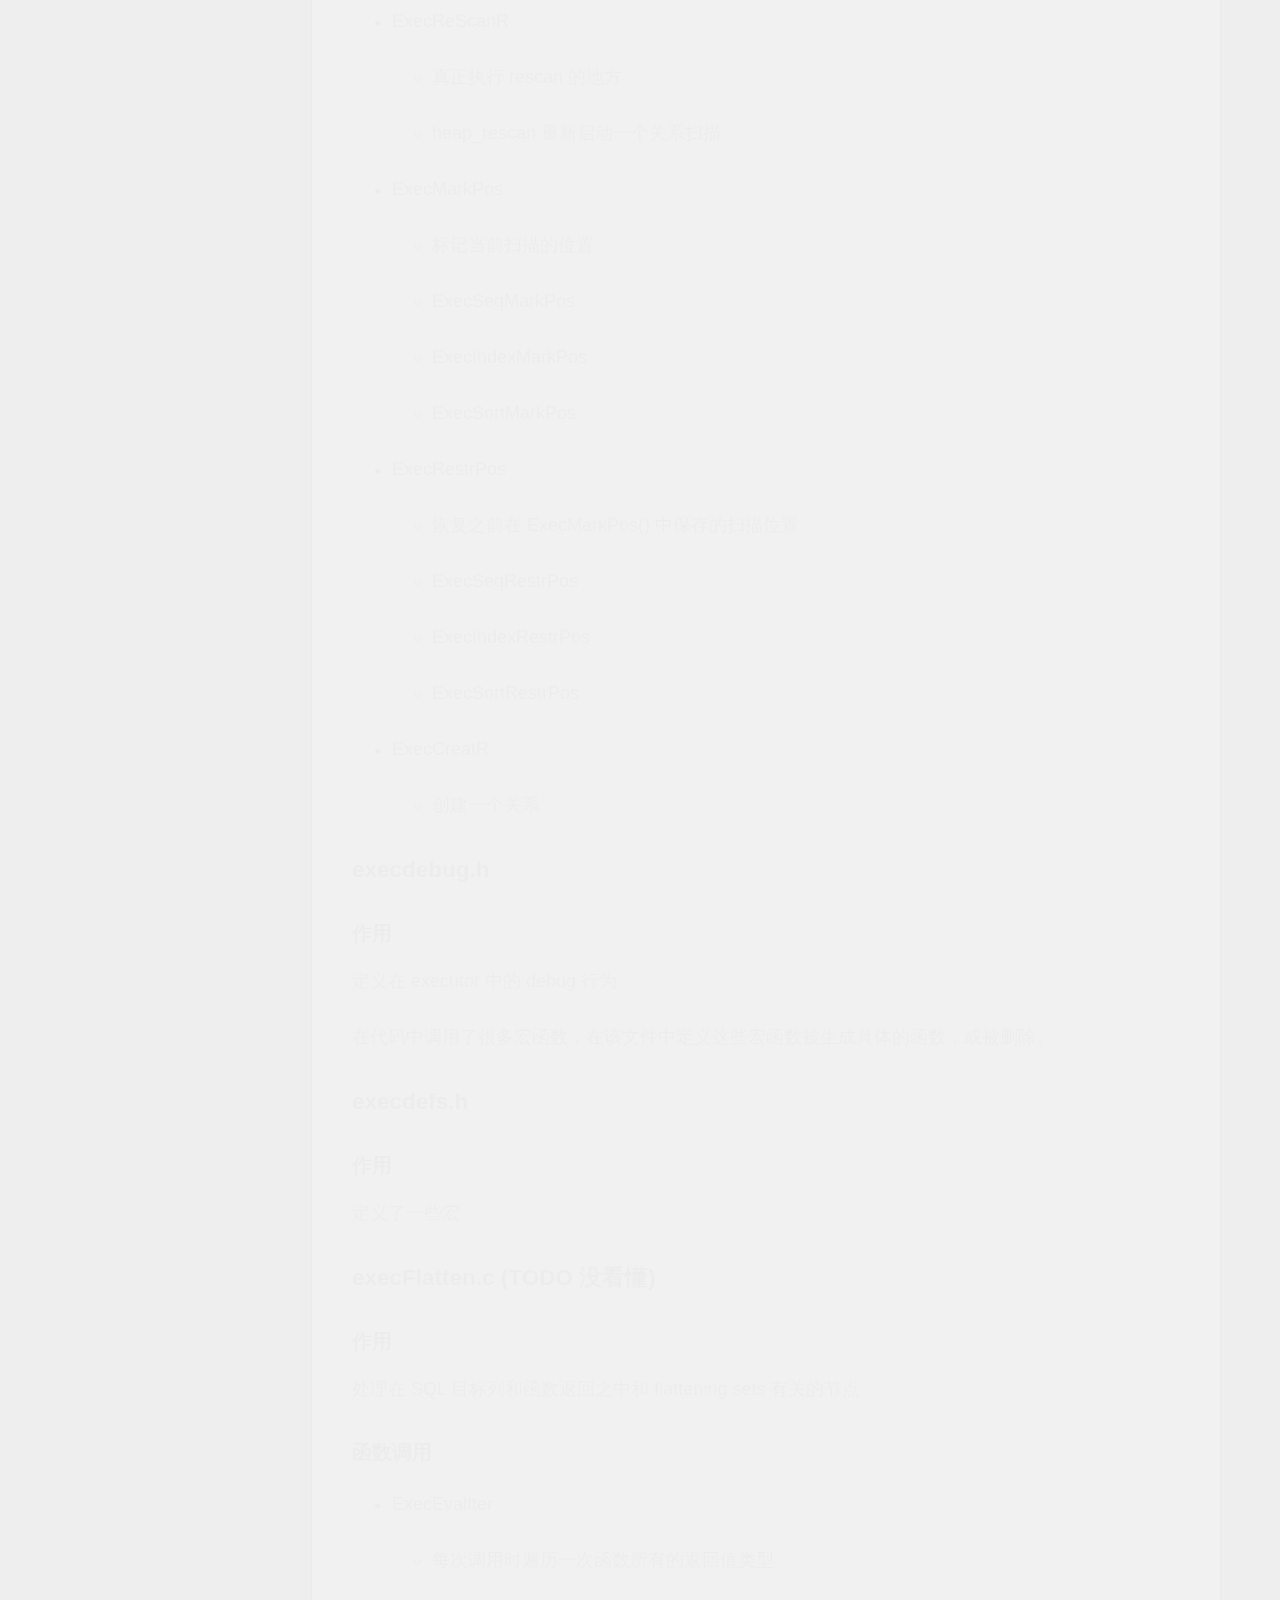
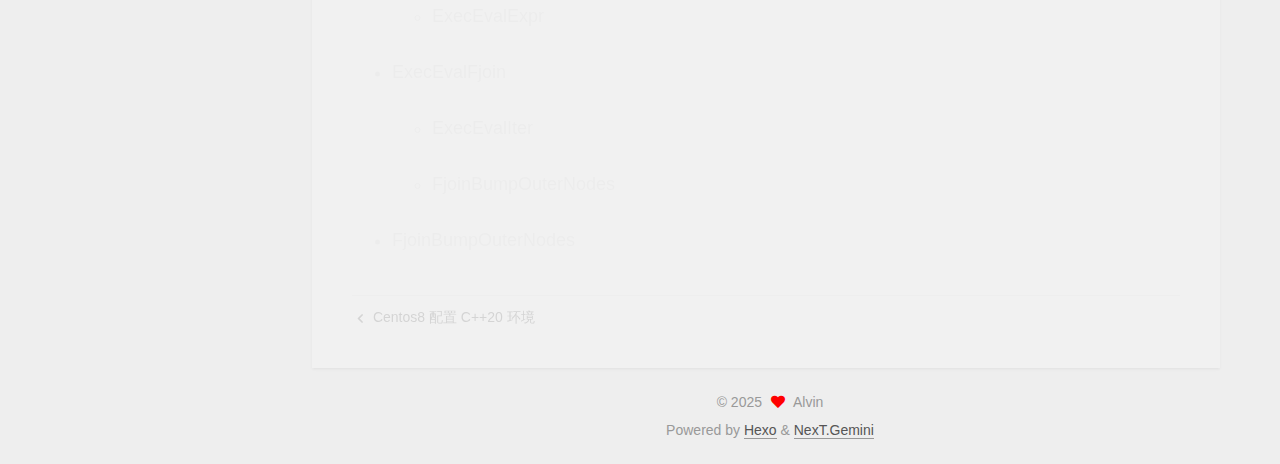
<file: 2025/03/17/postgres-002/index.html>
<!DOCTYPE html>
<html lang="en">
<head>
  <meta charset="UTF-8">
<meta name="viewport" content="width=device-width, initial-scale=1, maximum-scale=2">
<meta name="theme-color" content="#222">
<meta name="generator" content="Hexo 7.3.0">
  <link rel="apple-touch-icon" sizes="180x180" href="/images/apple-touch-icon-next.png">
  <link rel="icon" type="image/png" sizes="32x32" href="/images/favicon-32x32-next.png">
  <link rel="icon" type="image/png" sizes="16x16" href="/images/favicon-16x16-next.png">
  <link rel="mask-icon" href="/images/logo.svg" color="#222">

<link rel="stylesheet" href="/css/main.css">


<link rel="stylesheet" href="/lib/font-awesome/css/all.min.css">

<script id="hexo-configurations">
    var NexT = window.NexT || {};
    var CONFIG = {"hostname":"example.com","root":"/","scheme":"Gemini","version":"7.8.0","exturl":false,"sidebar":{"position":"left","display":"post","padding":18,"offset":12,"onmobile":false},"copycode":{"enable":false,"show_result":false,"style":null},"back2top":{"enable":true,"sidebar":false,"scrollpercent":false},"bookmark":{"enable":false,"color":"#222","save":"auto"},"fancybox":false,"mediumzoom":false,"lazyload":false,"pangu":false,"comments":{"style":"tabs","active":null,"storage":true,"lazyload":false,"nav":null},"algolia":{"hits":{"per_page":10},"labels":{"input_placeholder":"Search for Posts","hits_empty":"We didn't find any results for the search: ${query}","hits_stats":"${hits} results found in ${time} ms"}},"localsearch":{"enable":false,"trigger":"auto","top_n_per_article":1,"unescape":false,"preload":false},"motion":{"enable":true,"async":false,"transition":{"post_block":"fadeIn","post_header":"slideDownIn","post_body":"slideDownIn","coll_header":"slideLeftIn","sidebar":"slideUpIn"}}};
  </script>

  <meta name="description" content="execAmi.c作用   访问方法接口 (access method interface) 函数调用 ExecOpenScanR  打开一个关系，获取扫描描述  ExecOpenR  ExecBeginScan    ExecOpenR  给定一个 oid，返回关系的描述符   ExecBeginScan  在当前的方向开始扫描一个关系，获取扫描描述  index_beginscan  heap">
<meta property="og:type" content="article">
<meta property="og:title" content="postgres-002">
<meta property="og:url" content="http://example.com/2025/03/17/postgres-002/index.html">
<meta property="og:site_name" content="Hexo">
<meta property="og:description" content="execAmi.c作用   访问方法接口 (access method interface) 函数调用 ExecOpenScanR  打开一个关系，获取扫描描述  ExecOpenR  ExecBeginScan    ExecOpenR  给定一个 oid，返回关系的描述符   ExecBeginScan  在当前的方向开始扫描一个关系，获取扫描描述  index_beginscan  heap">
<meta property="og:locale" content="en_US">
<meta property="article:published_time" content="2025-03-17T01:44:39.000Z">
<meta property="article:modified_time" content="2025-03-17T10:01:25.316Z">
<meta property="article:author" content="Alvin">
<meta name="twitter:card" content="summary">

<link rel="canonical" href="http://example.com/2025/03/17/postgres-002/">


<script id="page-configurations">
  // https://hexo.io/docs/variables.html
  CONFIG.page = {
    sidebar: "",
    isHome : false,
    isPost : true,
    lang   : 'en'
  };
</script>

  <title>postgres-002 | Hexo</title>
  






  <noscript>
  <style>
  .use-motion .brand,
  .use-motion .menu-item,
  .sidebar-inner,
  .use-motion .post-block,
  .use-motion .pagination,
  .use-motion .comments,
  .use-motion .post-header,
  .use-motion .post-body,
  .use-motion .collection-header { opacity: initial; }

  .use-motion .site-title,
  .use-motion .site-subtitle {
    opacity: initial;
    top: initial;
  }

  .use-motion .logo-line-before i { left: initial; }
  .use-motion .logo-line-after i { right: initial; }
  </style>
</noscript>

</head>

<body itemscope itemtype="http://schema.org/WebPage">
  <div class="container use-motion">
    <div class="headband"></div>

    <header class="header" itemscope itemtype="http://schema.org/WPHeader">
      <div class="header-inner"><div class="site-brand-container">
  <div class="site-nav-toggle">
    <div class="toggle" aria-label="Toggle navigation bar">
      <span class="toggle-line toggle-line-first"></span>
      <span class="toggle-line toggle-line-middle"></span>
      <span class="toggle-line toggle-line-last"></span>
    </div>
  </div>

  <div class="site-meta">

    <a href="/" class="brand" rel="start">
      <span class="logo-line-before"><i></i></span>
      <h1 class="site-title">Hexo</h1>
      <span class="logo-line-after"><i></i></span>
    </a>
  </div>

  <div class="site-nav-right">
    <div class="toggle popup-trigger">
    </div>
  </div>
</div>




<nav class="site-nav">
  <ul id="menu" class="main-menu menu">
        <li class="menu-item menu-item-home">

    <a href="/" rel="section"><i class="fa fa-home fa-fw"></i>Home</a>

  </li>
        <li class="menu-item menu-item-archives">

    <a href="/archives/" rel="section"><i class="fa fa-archive fa-fw"></i>Archives</a>

  </li>
        <li class="menu-item menu-item-tags">

    <a href="/tags/" rel="section"><i class="fa fa-tags fa-fw"></i>Tags</a>

  </li>
  </ul>
</nav>




</div>
    </header>

    
  <div class="back-to-top">
    <i class="fa fa-arrow-up"></i>
    <span>0%</span>
  </div>


    <main class="main">
      <div class="main-inner">
        <div class="content-wrap">
          

          <div class="content post posts-expand">
            

    
  
  
  <article itemscope itemtype="http://schema.org/Article" class="post-block" lang="en">
    <link itemprop="mainEntityOfPage" href="http://example.com/2025/03/17/postgres-002/">

    <span hidden itemprop="author" itemscope itemtype="http://schema.org/Person">
      <meta itemprop="image" content="/images/avatar.gif">
      <meta itemprop="name" content="Alvin">
      <meta itemprop="description" content="More efforts, more fortune.">
    </span>

    <span hidden itemprop="publisher" itemscope itemtype="http://schema.org/Organization">
      <meta itemprop="name" content="Hexo">
    </span>
      <header class="post-header">
        <h1 class="post-title" itemprop="name headline">
          postgres-002
        </h1>

        <div class="post-meta">
            <span class="post-meta-item">
              <span class="post-meta-item-icon">
                <i class="far fa-calendar"></i>
              </span>
              <span class="post-meta-item-text">Posted on</span>
              

              <time title="Created: 2025-03-17 09:44:39 / Modified: 18:01:25" itemprop="dateCreated datePublished" datetime="2025-03-17T09:44:39+08:00">2025-03-17</time>
            </span>

          

        </div>
      </header>

    
    
    
    <div class="post-body" itemprop="articleBody">

      
        <h3 id="execAmi-c"><a href="#execAmi-c" class="headerlink" title="execAmi.c"></a>execAmi.c</h3><h4 id="作用"><a href="#作用" class="headerlink" title="作用"></a>作用</h4><p>   访问方法接口 (access method interface)</p>
<h4 id="函数调用"><a href="#函数调用" class="headerlink" title="函数调用"></a>函数调用</h4><ul>
<li><p>ExecOpenScanR</p>
<ul>
<li><p>打开一个关系，获取扫描描述</p>
</li>
<li><p>ExecOpenR</p>
</li>
<li><p>ExecBeginScan</p>
</li>
</ul>
</li>
<li><p>ExecOpenR</p>
<ul>
<li>给定一个 oid，返回关系的描述符</li>
</ul>
</li>
<li><p>ExecBeginScan</p>
<ul>
<li><p>在当前的方向开始扫描一个关系，获取扫描描述</p>
</li>
<li><p>index_beginscan</p>
</li>
<li><p>heap_beginscan</p>
</li>
<li><p>ScanDirectionIsBackward</p>
</li>
</ul>
</li>
<li><p>ExecCloseR</p>
<ul>
<li><p>关闭扫描描述和关系，如果是索引扫描，则还需关闭索引扫描描述和索引关系</p>
</li>
<li><p>heap_endscan</p>
</li>
<li><p>heap_close</p>
</li>
<li><p>index_endscan</p>
</li>
<li><p>index_close</p>
</li>
</ul>
</li>
<li><p>ExecReScan</p>
<ul>
<li><p>执行 ReScan</p>
</li>
<li><p>ExecSeqReScan</p>
</li>
<li><p>ExecIndexReScan</p>
</li>
<li><p>ExecTeeReScan</p>
</li>
</ul>
</li>
<li><p>ExecReScanR</p>
<ul>
<li><p>真正执行 rescan 的地方</p>
</li>
<li><p>heap_rescan 重新启动一个关系扫描</p>
</li>
</ul>
</li>
<li><p>ExecMarkPos</p>
<ul>
<li><p>标记当前扫描的位置</p>
</li>
<li><p>ExecSeqMarkPos</p>
</li>
<li><p>ExecIndexMarkPos</p>
</li>
<li><p>ExecSortMarkPos</p>
</li>
</ul>
</li>
<li><p>ExecRestrPos</p>
<ul>
<li><p>恢复之前在 ExecMarkPos() 中保存的扫描位置</p>
</li>
<li><p>ExecSeqRestrPos</p>
</li>
<li><p>ExecIndexRestrPos</p>
</li>
<li><p>ExecSortRestrPos</p>
</li>
</ul>
</li>
<li><p>ExecCreatR</p>
<ul>
<li>创建一个关系</li>
</ul>
</li>
</ul>
<h3 id="execdebug-h"><a href="#execdebug-h" class="headerlink" title="execdebug.h"></a>execdebug.h</h3><h4 id="作用-1"><a href="#作用-1" class="headerlink" title="作用"></a>作用</h4><p>定义在 executor 中的 debug 行为</p>
<p>在代码中调用了很多宏函数，在该文件中定义这些宏函数被生成具体的函数，或被删除。</p>
<h3 id="execdefs-h"><a href="#execdefs-h" class="headerlink" title="execdefs.h"></a>execdefs.h</h3><h4 id="作用-2"><a href="#作用-2" class="headerlink" title="作用"></a>作用</h4><p>定义了一些宏</p>
<h3 id="execFlatten-c-TODO-没看懂"><a href="#execFlatten-c-TODO-没看懂" class="headerlink" title="execFlatten.c (TODO 没看懂)"></a>execFlatten.c (TODO 没看懂)</h3><h4 id="作用-3"><a href="#作用-3" class="headerlink" title="作用"></a>作用</h4><p>处理在 SQL 目标列和函数返回之中和 flattening sets 有关的节点</p>
<h4 id="函数调用-1"><a href="#函数调用-1" class="headerlink" title="函数调用"></a>函数调用</h4><ul>
<li><p>ExecEvalIter</p>
<ul>
<li><p>每次调用时遍历一次函数所有的返回值类型</p>
</li>
<li><p>ExecEvalExpr</p>
</li>
</ul>
</li>
<li><p>ExecEvalFjoin</p>
<ul>
<li><p>ExecEvalIter</p>
</li>
<li><p>FjoinBumpOuterNodes</p>
</li>
</ul>
</li>
<li><p>FjoinBumpOuterNodes</p>
</li>
</ul>

    </div>

    
    
    

      <footer class="post-footer">

        


        
    <div class="post-nav">
      <div class="post-nav-item">
    <a href="/2025/03/11/Centos8-%E9%85%8D%E7%BD%AE-CPP20-%E7%8E%AF%E5%A2%83/" rel="prev" title="Centos8 配置 C++20 环境">
      <i class="fa fa-chevron-left"></i> Centos8 配置 C++20 环境
    </a></div>
      <div class="post-nav-item"></div>
    </div>
      </footer>
    
  </article>
  
  
  



          </div>
          

<script>
  window.addEventListener('tabs:register', () => {
    let { activeClass } = CONFIG.comments;
    if (CONFIG.comments.storage) {
      activeClass = localStorage.getItem('comments_active') || activeClass;
    }
    if (activeClass) {
      let activeTab = document.querySelector(`a[href="#comment-${activeClass}"]`);
      if (activeTab) {
        activeTab.click();
      }
    }
  });
  if (CONFIG.comments.storage) {
    window.addEventListener('tabs:click', event => {
      if (!event.target.matches('.tabs-comment .tab-content .tab-pane')) return;
      let commentClass = event.target.classList[1];
      localStorage.setItem('comments_active', commentClass);
    });
  }
</script>

        </div>
          
  
  <div class="toggle sidebar-toggle">
    <span class="toggle-line toggle-line-first"></span>
    <span class="toggle-line toggle-line-middle"></span>
    <span class="toggle-line toggle-line-last"></span>
  </div>

  <aside class="sidebar">
    <div class="sidebar-inner">

      <ul class="sidebar-nav motion-element">
        <li class="sidebar-nav-toc">
          Table of Contents
        </li>
        <li class="sidebar-nav-overview">
          Overview
        </li>
      </ul>

      <!--noindex-->
      <div class="post-toc-wrap sidebar-panel">
          <div class="post-toc motion-element"><ol class="nav"><li class="nav-item nav-level-3"><a class="nav-link" href="#execAmi-c"><span class="nav-number">1.</span> <span class="nav-text">execAmi.c</span></a><ol class="nav-child"><li class="nav-item nav-level-4"><a class="nav-link" href="#%E4%BD%9C%E7%94%A8"><span class="nav-number">1.1.</span> <span class="nav-text">作用</span></a></li><li class="nav-item nav-level-4"><a class="nav-link" href="#%E5%87%BD%E6%95%B0%E8%B0%83%E7%94%A8"><span class="nav-number">1.2.</span> <span class="nav-text">函数调用</span></a></li></ol></li><li class="nav-item nav-level-3"><a class="nav-link" href="#execdebug-h"><span class="nav-number">2.</span> <span class="nav-text">execdebug.h</span></a><ol class="nav-child"><li class="nav-item nav-level-4"><a class="nav-link" href="#%E4%BD%9C%E7%94%A8-1"><span class="nav-number">2.1.</span> <span class="nav-text">作用</span></a></li></ol></li><li class="nav-item nav-level-3"><a class="nav-link" href="#execdefs-h"><span class="nav-number">3.</span> <span class="nav-text">execdefs.h</span></a><ol class="nav-child"><li class="nav-item nav-level-4"><a class="nav-link" href="#%E4%BD%9C%E7%94%A8-2"><span class="nav-number">3.1.</span> <span class="nav-text">作用</span></a></li></ol></li><li class="nav-item nav-level-3"><a class="nav-link" href="#execFlatten-c-TODO-%E6%B2%A1%E7%9C%8B%E6%87%82"><span class="nav-number">4.</span> <span class="nav-text">execFlatten.c (TODO 没看懂)</span></a><ol class="nav-child"><li class="nav-item nav-level-4"><a class="nav-link" href="#%E4%BD%9C%E7%94%A8-3"><span class="nav-number">4.1.</span> <span class="nav-text">作用</span></a></li><li class="nav-item nav-level-4"><a class="nav-link" href="#%E5%87%BD%E6%95%B0%E8%B0%83%E7%94%A8-1"><span class="nav-number">4.2.</span> <span class="nav-text">函数调用</span></a></li></ol></li></ol></div>
      </div>
      <!--/noindex-->

      <div class="site-overview-wrap sidebar-panel">
        <div class="site-author motion-element" itemprop="author" itemscope itemtype="http://schema.org/Person">
  <p class="site-author-name" itemprop="name">Alvin</p>
  <div class="site-description" itemprop="description">More efforts, more fortune.</div>
</div>
<div class="site-state-wrap motion-element">
  <nav class="site-state">
      <div class="site-state-item site-state-posts">
          <a href="/archives/">
        
          <span class="site-state-item-count">5</span>
          <span class="site-state-item-name">posts</span>
        </a>
      </div>
  </nav>
</div>



      </div>

    </div>
  </aside>
  <div id="sidebar-dimmer"></div>


      </div>
    </main>

    <footer class="footer">
      <div class="footer-inner">
        

        

<div class="copyright">
  
  &copy; 
  <span itemprop="copyrightYear">2025</span>
  <span class="with-love">
    <i class="fa fa-heart"></i>
  </span>
  <span class="author" itemprop="copyrightHolder">Alvin</span>
</div>
  <div class="powered-by">Powered by <a href="https://hexo.io/" class="theme-link" rel="noopener" target="_blank">Hexo</a> & <a href="https://theme-next.org/" class="theme-link" rel="noopener" target="_blank">NexT.Gemini</a>
  </div>

        








      </div>
    </footer>
  </div>

  
  <script src="/lib/anime.min.js"></script>
  <script src="/lib/velocity/velocity.min.js"></script>
  <script src="/lib/velocity/velocity.ui.min.js"></script>

<script src="/js/utils.js"></script>

<script src="/js/motion.js"></script>


<script src="/js/schemes/pisces.js"></script>


<script src="/js/next-boot.js"></script>




  















  

  

</body>
</html>
</file>
<file: css/main.css>
:root {
  --body-bg-color: #eee;
  --content-bg-color: #fff;
  --card-bg-color: #f5f5f5;
  --text-color: #555;
  --blockquote-color: #666;
  --link-color: #555;
  --link-hover-color: #222;
  --brand-color: #fff;
  --brand-hover-color: #fff;
  --table-row-odd-bg-color: #f9f9f9;
  --table-row-hover-bg-color: #f5f5f5;
  --menu-item-bg-color: #f5f5f5;
  --btn-default-bg: #fff;
  --btn-default-color: #555;
  --btn-default-border-color: #555;
  --btn-default-hover-bg: #222;
  --btn-default-hover-color: #fff;
  --btn-default-hover-border-color: #222;
}
html {
  line-height: 1.15; /* 1 */
  -webkit-text-size-adjust: 100%; /* 2 */
}
body {
  margin: 0;
}
main {
  display: block;
}
h1 {
  font-size: 2em;
  margin: 0.67em 0;
}
hr {
  box-sizing: content-box; /* 1 */
  height: 0; /* 1 */
  overflow: visible; /* 2 */
}
pre {
  font-family: monospace, monospace; /* 1 */
  font-size: 1em; /* 2 */
}
a {
  background: transparent;
}
abbr[title] {
  border-bottom: none; /* 1 */
  text-decoration: underline; /* 2 */
  text-decoration: underline dotted; /* 2 */
}
b,
strong {
  font-weight: bolder;
}
code,
kbd,
samp {
  font-family: monospace, monospace; /* 1 */
  font-size: 1em; /* 2 */
}
small {
  font-size: 80%;
}
sub,
sup {
  font-size: 75%;
  line-height: 0;
  position: relative;
  vertical-align: baseline;
}
sub {
  bottom: -0.25em;
}
sup {
  top: -0.5em;
}
img {
  border-style: none;
}
button,
input,
optgroup,
select,
textarea {
  font-family: inherit; /* 1 */
  font-size: 100%; /* 1 */
  line-height: 1.15; /* 1 */
  margin: 0; /* 2 */
}
button,
input {
/* 1 */
  overflow: visible;
}
button,
select {
/* 1 */
  text-transform: none;
}
button,
[type='button'],
[type='reset'],
[type='submit'] {
  -webkit-appearance: button;
}
button::-moz-focus-inner,
[type='button']::-moz-focus-inner,
[type='reset']::-moz-focus-inner,
[type='submit']::-moz-focus-inner {
  border-style: none;
  padding: 0;
}
button:-moz-focusring,
[type='button']:-moz-focusring,
[type='reset']:-moz-focusring,
[type='submit']:-moz-focusring {
  outline: 1px dotted ButtonText;
}
fieldset {
  padding: 0.35em 0.75em 0.625em;
}
legend {
  box-sizing: border-box; /* 1 */
  color: inherit; /* 2 */
  display: table; /* 1 */
  max-width: 100%; /* 1 */
  padding: 0; /* 3 */
  white-space: normal; /* 1 */
}
progress {
  vertical-align: baseline;
}
textarea {
  overflow: auto;
}
[type='checkbox'],
[type='radio'] {
  box-sizing: border-box; /* 1 */
  padding: 0; /* 2 */
}
[type='number']::-webkit-inner-spin-button,
[type='number']::-webkit-outer-spin-button {
  height: auto;
}
[type='search'] {
  outline-offset: -2px; /* 2 */
  -webkit-appearance: textfield; /* 1 */
}
[type='search']::-webkit-search-decoration {
  -webkit-appearance: none;
}
::-webkit-file-upload-button {
  font: inherit; /* 2 */
  -webkit-appearance: button; /* 1 */
}
details {
  display: block;
}
summary {
  display: list-item;
}
template {
  display: none;
}
[hidden] {
  display: none;
}
::selection {
  background: #262a30;
  color: #eee;
}
html,
body {
  height: 100%;
}
body {
  background: var(--body-bg-color);
  color: var(--text-color);
  font-family: 'Lato', "PingFang SC", "Microsoft YaHei", sans-serif;
  font-size: 1em;
  line-height: 2;
}
@media (max-width: 991px) {
  body {
    padding-left: 0 !important;
    padding-right: 0 !important;
  }
}
h1,
h2,
h3,
h4,
h5,
h6 {
  font-family: 'Lato', "PingFang SC", "Microsoft YaHei", sans-serif;
  font-weight: bold;
  line-height: 1.5;
  margin: 20px 0 15px;
}
h1 {
  font-size: 1.5em;
}
h2 {
  font-size: 1.375em;
}
h3 {
  font-size: 1.25em;
}
h4 {
  font-size: 1.125em;
}
h5 {
  font-size: 1em;
}
h6 {
  font-size: 0.875em;
}
p {
  margin: 0 0 20px 0;
}
a,
span.exturl {
  border-bottom: 1px solid #999;
  color: var(--link-color);
  outline: 0;
  text-decoration: none;
  overflow-wrap: break-word;
  word-wrap: break-word;
  cursor: pointer;
}
a:hover,
span.exturl:hover {
  border-bottom-color: var(--link-hover-color);
  color: var(--link-hover-color);
}
iframe,
img,
video {
  display: block;
  margin-left: auto;
  margin-right: auto;
  max-width: 100%;
}
hr {
  background-image: repeating-linear-gradient(-45deg, #ddd, #ddd 4px, transparent 4px, transparent 8px);
  border: 0;
  height: 3px;
  margin: 40px 0;
}
blockquote {
  border-left: 4px solid #ddd;
  color: var(--blockquote-color);
  margin: 0;
  padding: 0 15px;
}
blockquote cite::before {
  content: '-';
  padding: 0 5px;
}
dt {
  font-weight: bold;
}
dd {
  margin: 0;
  padding: 0;
}
kbd {
  background-color: #f5f5f5;
  background-image: linear-gradient(#eee, #fff, #eee);
  border: 1px solid #ccc;
  border-radius: 0.2em;
  box-shadow: 0.1em 0.1em 0.2em rgba(0,0,0,0.1);
  color: #555;
  font-family: inherit;
  padding: 0.1em 0.3em;
  white-space: nowrap;
}
.table-container {
  overflow: auto;
}
table {
  border-collapse: collapse;
  border-spacing: 0;
  font-size: 0.875em;
  margin: 0 0 20px 0;
  width: 100%;
}
tbody tr:nth-of-type(odd) {
  background: var(--table-row-odd-bg-color);
}
tbody tr:hover {
  background: var(--table-row-hover-bg-color);
}
caption,
th,
td {
  font-weight: normal;
  padding: 8px;
  vertical-align: middle;
}
th,
td {
  border: 1px solid #ddd;
  border-bottom: 3px solid #ddd;
}
th {
  font-weight: 700;
  padding-bottom: 10px;
}
td {
  border-bottom-width: 1px;
}
.btn {
  background: var(--btn-default-bg);
  border: 2px solid var(--btn-default-border-color);
  border-radius: 2px;
  color: var(--btn-default-color);
  display: inline-block;
  font-size: 0.875em;
  line-height: 2;
  padding: 0 20px;
  text-decoration: none;
  transition-property: background-color;
  transition-delay: 0s;
  transition-duration: 0.2s;
  transition-timing-function: ease-in-out;
}
.btn:hover {
  background: var(--btn-default-hover-bg);
  border-color: var(--btn-default-hover-border-color);
  color: var(--btn-default-hover-color);
}
.btn + .btn {
  margin: 0 0 8px 8px;
}
.btn .fa-fw {
  text-align: left;
  width: 1.285714285714286em;
}
.toggle {
  line-height: 0;
}
.toggle .toggle-line {
  background: #fff;
  display: inline-block;
  height: 2px;
  left: 0;
  position: relative;
  top: 0;
  transition: all 0.4s;
  vertical-align: top;
  width: 100%;
}
.toggle .toggle-line:not(:first-child) {
  margin-top: 3px;
}
.toggle.toggle-arrow .toggle-line-first {
  left: 50%;
  top: 2px;
  transform: rotate(45deg);
  width: 50%;
}
.toggle.toggle-arrow .toggle-line-middle {
  left: 2px;
  width: 90%;
}
.toggle.toggle-arrow .toggle-line-last {
  left: 50%;
  top: -2px;
  transform: rotate(-45deg);
  width: 50%;
}
.toggle.toggle-close .toggle-line-first {
  transform: rotate(-45deg);
  top: 5px;
}
.toggle.toggle-close .toggle-line-middle {
  opacity: 0;
}
.toggle.toggle-close .toggle-line-last {
  transform: rotate(45deg);
  top: -5px;
}
.highlight,
pre {
  background: #f7f7f7;
  color: #4d4d4c;
  line-height: 1.6;
  margin: 0 auto 20px;
}
pre,
code {
  font-family: consolas, Menlo, monospace, "PingFang SC", "Microsoft YaHei";
}
code {
  background: #eee;
  border-radius: 3px;
  color: #555;
  padding: 2px 4px;
  overflow-wrap: break-word;
  word-wrap: break-word;
}
.highlight *::selection {
  background: #d6d6d6;
}
.highlight pre {
  border: 0;
  margin: 0;
  padding: 10px 0;
}
.highlight table {
  border: 0;
  margin: 0;
  width: auto;
}
.highlight td {
  border: 0;
  padding: 0;
}
.highlight figcaption {
  background: #eff2f3;
  color: #4d4d4c;
  display: flex;
  font-size: 0.875em;
  justify-content: space-between;
  line-height: 1.2;
  padding: 0.5em;
}
.highlight figcaption a {
  color: #4d4d4c;
}
.highlight figcaption a:hover {
  border-bottom-color: #4d4d4c;
}
.highlight .gutter {
  -moz-user-select: none;
  -ms-user-select: none;
  -webkit-user-select: none;
  user-select: none;
}
.highlight .gutter pre {
  background: #eff2f3;
  color: #869194;
  padding-left: 10px;
  padding-right: 10px;
  text-align: right;
}
.highlight .code pre {
  background: #f7f7f7;
  padding-left: 10px;
  width: 100%;
}
.gist table {
  width: auto;
}
.gist table td {
  border: 0;
}
pre {
  overflow: auto;
  padding: 10px;
}
pre code {
  background: none;
  color: #4d4d4c;
  font-size: 0.875em;
  padding: 0;
  text-shadow: none;
}
pre .deletion {
  background: #fdd;
}
pre .addition {
  background: #dfd;
}
pre .meta {
  color: #eab700;
  -moz-user-select: none;
  -ms-user-select: none;
  -webkit-user-select: none;
  user-select: none;
}
pre .comment {
  color: #8e908c;
}
pre .variable,
pre .attribute,
pre .tag,
pre .name,
pre .regexp,
pre .ruby .constant,
pre .xml .tag .title,
pre .xml .pi,
pre .xml .doctype,
pre .html .doctype,
pre .css .id,
pre .css .class,
pre .css .pseudo {
  color: #c82829;
}
pre .number,
pre .preprocessor,
pre .built_in,
pre .builtin-name,
pre .literal,
pre .params,
pre .constant,
pre .command {
  color: #f5871f;
}
pre .ruby .class .title,
pre .css .rules .attribute,
pre .string,
pre .symbol,
pre .value,
pre .inheritance,
pre .header,
pre .ruby .symbol,
pre .xml .cdata,
pre .special,
pre .formula {
  color: #718c00;
}
pre .title,
pre .css .hexcolor {
  color: #3e999f;
}
pre .function,
pre .python .decorator,
pre .python .title,
pre .ruby .function .title,
pre .ruby .title .keyword,
pre .perl .sub,
pre .javascript .title,
pre .coffeescript .title {
  color: #4271ae;
}
pre .keyword,
pre .javascript .function {
  color: #8959a8;
}
.blockquote-center {
  border-left: none;
  margin: 40px 0;
  padding: 0;
  position: relative;
  text-align: center;
}
.blockquote-center .fa {
  display: block;
  opacity: 0.6;
  position: absolute;
  width: 100%;
}
.blockquote-center .fa-quote-left {
  border-top: 1px solid #ccc;
  text-align: left;
  top: -20px;
}
.blockquote-center .fa-quote-right {
  border-bottom: 1px solid #ccc;
  text-align: right;
  bottom: -20px;
}
.blockquote-center p,
.blockquote-center div {
  text-align: center;
}
.post-body .group-picture img {
  margin: 0 auto;
  padding: 0 3px;
}
.group-picture-row {
  margin-bottom: 6px;
  overflow: hidden;
}
.group-picture-column {
  float: left;
  margin-bottom: 10px;
}
.post-body .label {
  color: #555;
  display: inline;
  padding: 0 2px;
}
.post-body .label.default {
  background: #f0f0f0;
}
.post-body .label.primary {
  background: #efe6f7;
}
.post-body .label.info {
  background: #e5f2f8;
}
.post-body .label.success {
  background: #e7f4e9;
}
.post-body .label.warning {
  background: #fcf6e1;
}
.post-body .label.danger {
  background: #fae8eb;
}
.post-body .tabs {
  margin-bottom: 20px;
}
.post-body .tabs,
.tabs-comment {
  display: block;
  padding-top: 10px;
  position: relative;
}
.post-body .tabs ul.nav-tabs,
.tabs-comment ul.nav-tabs {
  display: flex;
  flex-wrap: wrap;
  margin: 0;
  margin-bottom: -1px;
  padding: 0;
}
@media (max-width: 413px) {
  .post-body .tabs ul.nav-tabs,
  .tabs-comment ul.nav-tabs {
    display: block;
    margin-bottom: 5px;
  }
}
.post-body .tabs ul.nav-tabs li.tab,
.tabs-comment ul.nav-tabs li.tab {
  border-bottom: 1px solid #ddd;
  border-left: 1px solid transparent;
  border-right: 1px solid transparent;
  border-top: 3px solid transparent;
  flex-grow: 1;
  list-style-type: none;
  border-radius: 0 0 0 0;
}
@media (max-width: 413px) {
  .post-body .tabs ul.nav-tabs li.tab,
  .tabs-comment ul.nav-tabs li.tab {
    border-bottom: 1px solid transparent;
    border-left: 3px solid transparent;
    border-right: 1px solid transparent;
    border-top: 1px solid transparent;
  }
}
@media (max-width: 413px) {
  .post-body .tabs ul.nav-tabs li.tab,
  .tabs-comment ul.nav-tabs li.tab {
    border-radius: 0;
  }
}
.post-body .tabs ul.nav-tabs li.tab a,
.tabs-comment ul.nav-tabs li.tab a {
  border-bottom: initial;
  display: block;
  line-height: 1.8;
  outline: 0;
  padding: 0.25em 0.75em;
  text-align: center;
  transition-delay: 0s;
  transition-duration: 0.2s;
  transition-timing-function: ease-out;
}
.post-body .tabs ul.nav-tabs li.tab a i,
.tabs-comment ul.nav-tabs li.tab a i {
  width: 1.285714285714286em;
}
.post-body .tabs ul.nav-tabs li.tab.active,
.tabs-comment ul.nav-tabs li.tab.active {
  border-bottom: 1px solid transparent;
  border-left: 1px solid #ddd;
  border-right: 1px solid #ddd;
  border-top: 3px solid #fc6423;
}
@media (max-width: 413px) {
  .post-body .tabs ul.nav-tabs li.tab.active,
  .tabs-comment ul.nav-tabs li.tab.active {
    border-bottom: 1px solid #ddd;
    border-left: 3px solid #fc6423;
    border-right: 1px solid #ddd;
    border-top: 1px solid #ddd;
  }
}
.post-body .tabs ul.nav-tabs li.tab.active a,
.tabs-comment ul.nav-tabs li.tab.active a {
  color: var(--link-color);
  cursor: default;
}
.post-body .tabs .tab-content .tab-pane,
.tabs-comment .tab-content .tab-pane {
  border: 1px solid #ddd;
  border-top: 0;
  padding: 20px 20px 0 20px;
  border-radius: 0;
}
.post-body .tabs .tab-content .tab-pane:not(.active),
.tabs-comment .tab-content .tab-pane:not(.active) {
  display: none;
}
.post-body .tabs .tab-content .tab-pane.active,
.tabs-comment .tab-content .tab-pane.active {
  display: block;
}
.post-body .tabs .tab-content .tab-pane.active:nth-of-type(1),
.tabs-comment .tab-content .tab-pane.active:nth-of-type(1) {
  border-radius: 0 0 0 0;
}
@media (max-width: 413px) {
  .post-body .tabs .tab-content .tab-pane.active:nth-of-type(1),
  .tabs-comment .tab-content .tab-pane.active:nth-of-type(1) {
    border-radius: 0;
  }
}
.post-body .note {
  border-radius: 3px;
  margin-bottom: 20px;
  padding: 1em;
  position: relative;
  border: 1px solid #eee;
  border-left-width: 5px;
}
.post-body .note h2,
.post-body .note h3,
.post-body .note h4,
.post-body .note h5,
.post-body .note h6 {
  margin-top: 0;
  border-bottom: initial;
  margin-bottom: 0;
  padding-top: 0;
}
.post-body .note p:first-child,
.post-body .note ul:first-child,
.post-body .note ol:first-child,
.post-body .note table:first-child,
.post-body .note pre:first-child,
.post-body .note blockquote:first-child,
.post-body .note img:first-child {
  margin-top: 0;
}
.post-body .note p:last-child,
.post-body .note ul:last-child,
.post-body .note ol:last-child,
.post-body .note table:last-child,
.post-body .note pre:last-child,
.post-body .note blockquote:last-child,
.post-body .note img:last-child {
  margin-bottom: 0;
}
.post-body .note.default {
  border-left-color: #777;
}
.post-body .note.default h2,
.post-body .note.default h3,
.post-body .note.default h4,
.post-body .note.default h5,
.post-body .note.default h6 {
  color: #777;
}
.post-body .note.primary {
  border-left-color: #6f42c1;
}
.post-body .note.primary h2,
.post-body .note.primary h3,
.post-body .note.primary h4,
.post-body .note.primary h5,
.post-body .note.primary h6 {
  color: #6f42c1;
}
.post-body .note.info {
  border-left-color: #428bca;
}
.post-body .note.info h2,
.post-body .note.info h3,
.post-body .note.info h4,
.post-body .note.info h5,
.post-body .note.info h6 {
  color: #428bca;
}
.post-body .note.success {
  border-left-color: #5cb85c;
}
.post-body .note.success h2,
.post-body .note.success h3,
.post-body .note.success h4,
.post-body .note.success h5,
.post-body .note.success h6 {
  color: #5cb85c;
}
.post-body .note.warning {
  border-left-color: #f0ad4e;
}
.post-body .note.warning h2,
.post-body .note.warning h3,
.post-body .note.warning h4,
.post-body .note.warning h5,
.post-body .note.warning h6 {
  color: #f0ad4e;
}
.post-body .note.danger {
  border-left-color: #d9534f;
}
.post-body .note.danger h2,
.post-body .note.danger h3,
.post-body .note.danger h4,
.post-body .note.danger h5,
.post-body .note.danger h6 {
  color: #d9534f;
}
.pagination .prev,
.pagination .next,
.pagination .page-number,
.pagination .space {
  display: inline-block;
  margin: 0 10px;
  padding: 0 11px;
  position: relative;
  top: -1px;
}
@media (max-width: 767px) {
  .pagination .prev,
  .pagination .next,
  .pagination .page-number,
  .pagination .space {
    margin: 0 5px;
  }
}
.pagination {
  border-top: 1px solid #eee;
  margin: 120px 0 0;
  text-align: center;
}
.pagination .prev,
.pagination .next,
.pagination .page-number {
  border-bottom: 0;
  border-top: 1px solid #eee;
  transition-property: border-color;
  transition-delay: 0s;
  transition-duration: 0.2s;
  transition-timing-function: ease-in-out;
}
.pagination .prev:hover,
.pagination .next:hover,
.pagination .page-number:hover {
  border-top-color: #222;
}
.pagination .space {
  margin: 0;
  padding: 0;
}
.pagination .prev {
  margin-left: 0;
}
.pagination .next {
  margin-right: 0;
}
.pagination .page-number.current {
  background: #ccc;
  border-top-color: #ccc;
  color: #fff;
}
@media (max-width: 767px) {
  .pagination {
    border-top: none;
  }
  .pagination .prev,
  .pagination .next,
  .pagination .page-number {
    border-bottom: 1px solid #eee;
    border-top: 0;
    margin-bottom: 10px;
    padding: 0 10px;
  }
  .pagination .prev:hover,
  .pagination .next:hover,
  .pagination .page-number:hover {
    border-bottom-color: #222;
  }
}
.comments {
  margin-top: 60px;
  overflow: hidden;
}
.comment-button-group {
  display: flex;
  flex-wrap: wrap-reverse;
  justify-content: center;
  margin: 1em 0;
}
.comment-button-group .comment-button {
  margin: 0.1em 0.2em;
}
.comment-button-group .comment-button.active {
  background: var(--btn-default-hover-bg);
  border-color: var(--btn-default-hover-border-color);
  color: var(--btn-default-hover-color);
}
.comment-position {
  display: none;
}
.comment-position.active {
  display: block;
}
.tabs-comment {
  background: var(--content-bg-color);
  margin-top: 4em;
  padding-top: 0;
}
.tabs-comment .comments {
  border: 0;
  box-shadow: none;
  margin-top: 0;
  padding-top: 0;
}
.container {
  min-height: 100%;
  position: relative;
}
.main-inner {
  margin: 0 auto;
  width: calc(100% - 20px);
}
@media (min-width: 1200px) {
  .main-inner {
    width: 1160px;
  }
}
@media (min-width: 1600px) {
  .main-inner {
    width: 73%;
  }
}
@media (max-width: 767px) {
  .content-wrap {
    padding: 0 20px;
  }
}
.header {
  background: transparent;
}
.header-inner {
  margin: 0 auto;
  width: calc(100% - 20px);
}
@media (min-width: 1200px) {
  .header-inner {
    width: 1160px;
  }
}
@media (min-width: 1600px) {
  .header-inner {
    width: 73%;
  }
}
.site-brand-container {
  display: flex;
  flex-shrink: 0;
  padding: 0 10px;
}
.headband {
  background: #222;
  height: 3px;
}
.site-meta {
  flex-grow: 1;
  text-align: center;
}
@media (max-width: 767px) {
  .site-meta {
    text-align: center;
  }
}
.brand {
  border-bottom: none;
  color: var(--brand-color);
  display: inline-block;
  line-height: 1.375em;
  padding: 0 40px;
  position: relative;
}
.brand:hover {
  color: var(--brand-hover-color);
}
.site-title {
  font-family: 'Lato', "PingFang SC", "Microsoft YaHei", sans-serif;
  font-size: 1.375em;
  font-weight: normal;
  margin: 0;
}
.site-subtitle {
  color: #ddd;
  font-size: 0.8125em;
  margin: 10px 0;
}
.use-motion .brand {
  opacity: 0;
}
.use-motion .site-title,
.use-motion .site-subtitle,
.use-motion .custom-logo-image {
  opacity: 0;
  position: relative;
  top: -10px;
}
.site-nav-toggle,
.site-nav-right {
  display: none;
}
@media (max-width: 767px) {
  .site-nav-toggle,
  .site-nav-right {
    display: flex;
    flex-direction: column;
    justify-content: center;
  }
}
.site-nav-toggle .toggle,
.site-nav-right .toggle {
  color: var(--text-color);
  padding: 10px;
  width: 22px;
}
.site-nav-toggle .toggle .toggle-line,
.site-nav-right .toggle .toggle-line {
  background: var(--text-color);
  border-radius: 1px;
}
.site-nav {
  display: block;
}
@media (max-width: 767px) {
  .site-nav {
    clear: both;
    display: none;
  }
}
.site-nav.site-nav-on {
  display: block;
}
.menu {
  margin-top: 20px;
  padding-left: 0;
  text-align: center;
}
.menu-item {
  display: inline-block;
  list-style: none;
  margin: 0 10px;
}
@media (max-width: 767px) {
  .menu-item {
    display: block;
    margin-top: 10px;
  }
  .menu-item.menu-item-search {
    display: none;
  }
}
.menu-item a,
.menu-item span.exturl {
  border-bottom: 0;
  display: block;
  font-size: 0.8125em;
  transition-property: border-color;
  transition-delay: 0s;
  transition-duration: 0.2s;
  transition-timing-function: ease-in-out;
}
@media (hover: none) {
  .menu-item a:hover,
  .menu-item span.exturl:hover {
    border-bottom-color: transparent !important;
  }
}
.menu-item .fa,
.menu-item .fab,
.menu-item .far,
.menu-item .fas {
  margin-right: 8px;
}
.menu-item .badge {
  display: inline-block;
  font-weight: bold;
  line-height: 1;
  margin-left: 0.35em;
  margin-top: 0.35em;
  text-align: center;
  white-space: nowrap;
}
@media (max-width: 767px) {
  .menu-item .badge {
    float: right;
    margin-left: 0;
  }
}
.menu-item-active a,
.menu .menu-item a:hover,
.menu .menu-item span.exturl:hover {
  background: var(--menu-item-bg-color);
}
.use-motion .menu-item {
  opacity: 0;
}
.sidebar {
  background: #222;
  bottom: 0;
  box-shadow: inset 0 2px 6px #000;
  position: fixed;
  top: 0;
}
@media (max-width: 991px) {
  .sidebar {
    display: none;
  }
}
.sidebar-inner {
  color: #999;
  padding: 18px 10px;
  text-align: center;
}
.cc-license {
  margin-top: 10px;
  text-align: center;
}
.cc-license .cc-opacity {
  border-bottom: none;
  opacity: 0.7;
}
.cc-license .cc-opacity:hover {
  opacity: 0.9;
}
.cc-license img {
  display: inline-block;
}
.site-author-image {
  border: 1px solid #eee;
  display: block;
  margin: 0 auto;
  max-width: 120px;
  padding: 2px;
}
.site-author-name {
  color: var(--text-color);
  font-weight: 600;
  margin: 0;
  text-align: center;
}
.site-description {
  color: #999;
  font-size: 0.8125em;
  margin-top: 0;
  text-align: center;
}
.links-of-author {
  margin-top: 15px;
}
.links-of-author a,
.links-of-author span.exturl {
  border-bottom-color: #555;
  display: inline-block;
  font-size: 0.8125em;
  margin-bottom: 10px;
  margin-right: 10px;
  vertical-align: middle;
}
.links-of-author a::before,
.links-of-author span.exturl::before {
  background: #fe7841;
  border-radius: 50%;
  content: ' ';
  display: inline-block;
  height: 4px;
  margin-right: 3px;
  vertical-align: middle;
  width: 4px;
}
.sidebar-button {
  margin-top: 15px;
}
.sidebar-button a {
  border: 1px solid #fc6423;
  border-radius: 4px;
  color: #fc6423;
  display: inline-block;
  padding: 0 15px;
}
.sidebar-button a .fa,
.sidebar-button a .fab,
.sidebar-button a .far,
.sidebar-button a .fas {
  margin-right: 5px;
}
.sidebar-button a:hover {
  background: #fc6423;
  border: 1px solid #fc6423;
  color: #fff;
}
.sidebar-button a:hover .fa,
.sidebar-button a:hover .fab,
.sidebar-button a:hover .far,
.sidebar-button a:hover .fas {
  color: #fff;
}
.links-of-blogroll {
  font-size: 0.8125em;
  margin-top: 10px;
}
.links-of-blogroll-title {
  font-size: 0.875em;
  font-weight: 600;
  margin-top: 0;
}
.links-of-blogroll-list {
  list-style: none;
  margin: 0;
  padding: 0;
}
#sidebar-dimmer {
  display: none;
}
@media (max-width: 767px) {
  #sidebar-dimmer {
    background: #000;
    display: block;
    height: 100%;
    left: 100%;
    opacity: 0;
    position: fixed;
    top: 0;
    width: 100%;
    z-index: 1100;
  }
  .sidebar-active + #sidebar-dimmer {
    opacity: 0.7;
    transform: translateX(-100%);
    transition: opacity 0.5s;
  }
}
.sidebar-nav {
  margin: 0;
  padding-bottom: 20px;
  padding-left: 0;
}
.sidebar-nav li {
  border-bottom: 1px solid transparent;
  color: var(--text-color);
  cursor: pointer;
  display: inline-block;
  font-size: 0.875em;
}
.sidebar-nav li.sidebar-nav-overview {
  margin-left: 10px;
}
.sidebar-nav li:hover {
  color: #fc6423;
}
.sidebar-nav .sidebar-nav-active {
  border-bottom-color: #fc6423;
  color: #fc6423;
}
.sidebar-nav .sidebar-nav-active:hover {
  color: #fc6423;
}
.sidebar-panel {
  display: none;
  overflow-x: hidden;
  overflow-y: auto;
}
.sidebar-panel-active {
  display: block;
}
.sidebar-toggle {
  background: #222;
  bottom: 45px;
  cursor: pointer;
  height: 14px;
  left: 30px;
  padding: 5px;
  position: fixed;
  width: 14px;
  z-index: 1300;
}
@media (max-width: 991px) {
  .sidebar-toggle {
    left: 20px;
    opacity: 0.8;
    display: none;
  }
}
.sidebar-toggle:hover .toggle-line {
  background: #fc6423;
}
.post-toc {
  font-size: 0.875em;
}
.post-toc ol {
  list-style: none;
  margin: 0;
  padding: 0 2px 5px 10px;
  text-align: left;
}
.post-toc ol > ol {
  padding-left: 0;
}
.post-toc ol a {
  transition-property: all;
  transition-delay: 0s;
  transition-duration: 0.2s;
  transition-timing-function: ease-in-out;
}
.post-toc .nav-item {
  line-height: 1.8;
  overflow: hidden;
  text-overflow: ellipsis;
  white-space: nowrap;
}
.post-toc .nav .nav-child {
  display: none;
}
.post-toc .nav .active > .nav-child {
  display: block;
}
.post-toc .nav .active-current > .nav-child {
  display: block;
}
.post-toc .nav .active-current > .nav-child > .nav-item {
  display: block;
}
.post-toc .nav .active > a {
  border-bottom-color: #fc6423;
  color: #fc6423;
}
.post-toc .nav .active-current > a {
  color: #fc6423;
}
.post-toc .nav .active-current > a:hover {
  color: #fc6423;
}
.site-state {
  display: flex;
  justify-content: center;
  line-height: 1.4;
  margin-top: 10px;
  overflow: hidden;
  text-align: center;
  white-space: nowrap;
}
.site-state-item {
  padding: 0 15px;
}
.site-state-item:not(:first-child) {
  border-left: 1px solid #eee;
}
.site-state-item a {
  border-bottom: none;
}
.site-state-item-count {
  display: block;
  font-size: 1em;
  font-weight: 600;
  text-align: center;
}
.site-state-item-name {
  color: #999;
  font-size: 0.8125em;
}
.footer {
  color: #999;
  font-size: 0.875em;
  padding: 20px 0;
}
.footer.footer-fixed {
  bottom: 0;
  left: 0;
  position: absolute;
  right: 0;
}
.footer-inner {
  box-sizing: border-box;
  margin: 0 auto;
  text-align: center;
  width: calc(100% - 20px);
}
@media (min-width: 1200px) {
  .footer-inner {
    width: 1160px;
  }
}
@media (min-width: 1600px) {
  .footer-inner {
    width: 73%;
  }
}
.languages {
  display: inline-block;
  font-size: 1.125em;
  position: relative;
}
.languages .lang-select-label span {
  margin: 0 0.5em;
}
.languages .lang-select {
  height: 100%;
  left: 0;
  opacity: 0;
  position: absolute;
  top: 0;
  width: 100%;
}
.with-love {
  color: #ff0000;
  display: inline-block;
  margin: 0 5px;
}
.powered-by,
.theme-info {
  display: inline-block;
}
@-moz-keyframes iconAnimate {
  0%, 100% {
    transform: scale(1);
  }
  10%, 30% {
    transform: scale(0.9);
  }
  20%, 40%, 60%, 80% {
    transform: scale(1.1);
  }
  50%, 70% {
    transform: scale(1.1);
  }
}
@-webkit-keyframes iconAnimate {
  0%, 100% {
    transform: scale(1);
  }
  10%, 30% {
    transform: scale(0.9);
  }
  20%, 40%, 60%, 80% {
    transform: scale(1.1);
  }
  50%, 70% {
    transform: scale(1.1);
  }
}
@-o-keyframes iconAnimate {
  0%, 100% {
    transform: scale(1);
  }
  10%, 30% {
    transform: scale(0.9);
  }
  20%, 40%, 60%, 80% {
    transform: scale(1.1);
  }
  50%, 70% {
    transform: scale(1.1);
  }
}
@keyframes iconAnimate {
  0%, 100% {
    transform: scale(1);
  }
  10%, 30% {
    transform: scale(0.9);
  }
  20%, 40%, 60%, 80% {
    transform: scale(1.1);
  }
  50%, 70% {
    transform: scale(1.1);
  }
}
.back-to-top {
  font-size: 12px;
  text-align: center;
  transition-delay: 0s;
  transition-duration: 0.2s;
  transition-timing-function: ease-in-out;
}
.back-to-top {
  background: #222;
  bottom: -100px;
  box-sizing: border-box;
  color: #fff;
  cursor: pointer;
  left: 30px;
  opacity: 0.6;
  padding: 0 6px;
  position: fixed;
  transition-property: bottom;
  z-index: 1300;
  width: 24px;
}
.back-to-top span {
  display: none;
}
.back-to-top:hover {
  color: #fc6423;
}
.back-to-top.back-to-top-on {
  bottom: 30px;
}
@media (max-width: 991px) {
  .back-to-top {
    left: 20px;
    opacity: 0.8;
  }
}
.post-body {
  font-family: 'Lato', "PingFang SC", "Microsoft YaHei", sans-serif;
  overflow-wrap: break-word;
  word-wrap: break-word;
}
@media (min-width: 1200px) {
  .post-body {
    font-size: 1.125em;
  }
}
.post-body .exturl .fa {
  font-size: 0.875em;
  margin-left: 4px;
}
.post-body .image-caption,
.post-body .figure .caption {
  color: #999;
  font-size: 0.875em;
  font-weight: bold;
  line-height: 1;
  margin: -20px auto 15px;
  text-align: center;
}
.post-sticky-flag {
  display: inline-block;
  transform: rotate(30deg);
}
.post-button {
  margin-top: 40px;
  text-align: center;
}
.use-motion .post-block,
.use-motion .pagination,
.use-motion .comments {
  opacity: 0;
}
.use-motion .post-header {
  opacity: 0;
}
.use-motion .post-body {
  opacity: 0;
}
.use-motion .collection-header {
  opacity: 0;
}
.posts-collapse {
  margin-left: 35px;
  position: relative;
}
@media (max-width: 767px) {
  .posts-collapse {
    margin-left: 0px;
    margin-right: 0px;
  }
}
.posts-collapse .collection-title {
  font-size: 1.125em;
  position: relative;
}
.posts-collapse .collection-title::before {
  background: #999;
  border: 1px solid #fff;
  border-radius: 50%;
  content: ' ';
  height: 10px;
  left: 0;
  margin-left: -6px;
  margin-top: -4px;
  position: absolute;
  top: 50%;
  width: 10px;
}
.posts-collapse .collection-year {
  font-size: 1.5em;
  font-weight: bold;
  margin: 60px 0;
  position: relative;
}
.posts-collapse .collection-year::before {
  background: #bbb;
  border-radius: 50%;
  content: ' ';
  height: 8px;
  left: 0;
  margin-left: -4px;
  margin-top: -4px;
  position: absolute;
  top: 50%;
  width: 8px;
}
.posts-collapse .collection-header {
  display: block;
  margin: 0 0 0 20px;
}
.posts-collapse .collection-header small {
  color: #bbb;
  margin-left: 5px;
}
.posts-collapse .post-header {
  border-bottom: 1px dashed #ccc;
  margin: 30px 0;
  padding-left: 15px;
  position: relative;
  transition-property: border;
  transition-delay: 0s;
  transition-duration: 0.2s;
  transition-timing-function: ease-in-out;
}
.posts-collapse .post-header::before {
  background: #bbb;
  border: 1px solid #fff;
  border-radius: 50%;
  content: ' ';
  height: 6px;
  left: 0;
  margin-left: -4px;
  position: absolute;
  top: 0.75em;
  transition-property: background;
  width: 6px;
  transition-delay: 0s;
  transition-duration: 0.2s;
  transition-timing-function: ease-in-out;
}
.posts-collapse .post-header:hover {
  border-bottom-color: #666;
}
.posts-collapse .post-header:hover::before {
  background: #222;
}
.posts-collapse .post-meta {
  display: inline;
  font-size: 0.75em;
  margin-right: 10px;
}
.posts-collapse .post-title {
  display: inline;
}
.posts-collapse .post-title a,
.posts-collapse .post-title span.exturl {
  border-bottom: none;
  color: var(--link-color);
}
.posts-collapse .post-title .fa-external-link-alt {
  font-size: 0.875em;
  margin-left: 5px;
}
.posts-collapse::before {
  background: #f5f5f5;
  content: ' ';
  height: 100%;
  left: 0;
  margin-left: -2px;
  position: absolute;
  top: 1.25em;
  width: 4px;
}
.post-eof {
  background: #ccc;
  height: 1px;
  margin: 80px auto 60px;
  text-align: center;
  width: 8%;
}
.post-block:last-of-type .post-eof {
  display: none;
}
.content {
  padding-top: 40px;
}
@media (min-width: 992px) {
  .post-body {
    text-align: justify;
  }
}
@media (max-width: 991px) {
  .post-body {
    text-align: justify;
  }
}
.post-body h1,
.post-body h2,
.post-body h3,
.post-body h4,
.post-body h5,
.post-body h6 {
  padding-top: 10px;
}
.post-body h1 .header-anchor,
.post-body h2 .header-anchor,
.post-body h3 .header-anchor,
.post-body h4 .header-anchor,
.post-body h5 .header-anchor,
.post-body h6 .header-anchor {
  border-bottom-style: none;
  color: #ccc;
  float: right;
  margin-left: 10px;
  visibility: hidden;
}
.post-body h1 .header-anchor:hover,
.post-body h2 .header-anchor:hover,
.post-body h3 .header-anchor:hover,
.post-body h4 .header-anchor:hover,
.post-body h5 .header-anchor:hover,
.post-body h6 .header-anchor:hover {
  color: inherit;
}
.post-body h1:hover .header-anchor,
.post-body h2:hover .header-anchor,
.post-body h3:hover .header-anchor,
.post-body h4:hover .header-anchor,
.post-body h5:hover .header-anchor,
.post-body h6:hover .header-anchor {
  visibility: visible;
}
.post-body iframe,
.post-body img,
.post-body video {
  margin-bottom: 20px;
}
.post-body .video-container {
  height: 0;
  margin-bottom: 20px;
  overflow: hidden;
  padding-top: 75%;
  position: relative;
  width: 100%;
}
.post-body .video-container iframe,
.post-body .video-container object,
.post-body .video-container embed {
  height: 100%;
  left: 0;
  margin: 0;
  position: absolute;
  top: 0;
  width: 100%;
}
.post-gallery {
  align-items: center;
  display: grid;
  grid-gap: 10px;
  grid-template-columns: 1fr 1fr 1fr;
  margin-bottom: 20px;
}
@media (max-width: 767px) {
  .post-gallery {
    grid-template-columns: 1fr 1fr;
  }
}
.post-gallery a {
  border: 0;
}
.post-gallery img {
  margin: 0;
}
.posts-expand .post-header {
  font-size: 1.125em;
}
.posts-expand .post-title {
  font-size: 1.5em;
  font-weight: normal;
  margin: initial;
  text-align: center;
  overflow-wrap: break-word;
  word-wrap: break-word;
}
.posts-expand .post-title-link {
  border-bottom: none;
  color: var(--link-color);
  display: inline-block;
  position: relative;
  vertical-align: top;
}
.posts-expand .post-title-link::before {
  background: var(--link-color);
  bottom: 0;
  content: '';
  height: 2px;
  left: 0;
  position: absolute;
  transform: scaleX(0);
  visibility: hidden;
  width: 100%;
  transition-delay: 0s;
  transition-duration: 0.2s;
  transition-timing-function: ease-in-out;
}
.posts-expand .post-title-link:hover::before {
  transform: scaleX(1);
  visibility: visible;
}
.posts-expand .post-title-link .fa-external-link-alt {
  font-size: 0.875em;
  margin-left: 5px;
}
.posts-expand .post-meta {
  color: #999;
  font-family: 'Lato', "PingFang SC", "Microsoft YaHei", sans-serif;
  font-size: 0.75em;
  margin: 3px 0 60px 0;
  text-align: center;
}
.posts-expand .post-meta .post-description {
  font-size: 0.875em;
  margin-top: 2px;
}
.posts-expand .post-meta time {
  border-bottom: 1px dashed #999;
  cursor: pointer;
}
.post-meta .post-meta-item + .post-meta-item::before {
  content: '|';
  margin: 0 0.5em;
}
.post-meta-divider {
  margin: 0 0.5em;
}
.post-meta-item-icon {
  margin-right: 3px;
}
@media (max-width: 991px) {
  .post-meta-item-icon {
    display: inline-block;
  }
}
@media (max-width: 991px) {
  .post-meta-item-text {
    display: none;
  }
}
.post-nav {
  border-top: 1px solid #eee;
  display: flex;
  justify-content: space-between;
  margin-top: 15px;
  padding: 10px 5px 0;
}
.post-nav-item {
  flex: 1;
}
.post-nav-item a {
  border-bottom: none;
  display: block;
  font-size: 0.875em;
  line-height: 1.6;
  position: relative;
}
.post-nav-item a:active {
  top: 2px;
}
.post-nav-item .fa {
  font-size: 0.75em;
}
.post-nav-item:first-child {
  margin-right: 15px;
}
.post-nav-item:first-child .fa {
  margin-right: 5px;
}
.post-nav-item:last-child {
  margin-left: 15px;
  text-align: right;
}
.post-nav-item:last-child .fa {
  margin-left: 5px;
}
.rtl.post-body p,
.rtl.post-body a,
.rtl.post-body h1,
.rtl.post-body h2,
.rtl.post-body h3,
.rtl.post-body h4,
.rtl.post-body h5,
.rtl.post-body h6,
.rtl.post-body li,
.rtl.post-body ul,
.rtl.post-body ol {
  direction: rtl;
  font-family: UKIJ Ekran;
}
.rtl.post-title {
  font-family: UKIJ Ekran;
}
.post-tags {
  margin-top: 40px;
  text-align: center;
}
.post-tags a {
  display: inline-block;
  font-size: 0.8125em;
}
.post-tags a:not(:last-child) {
  margin-right: 10px;
}
.post-widgets {
  border-top: 1px solid #eee;
  margin-top: 15px;
  text-align: center;
}
.wp_rating {
  height: 20px;
  line-height: 20px;
  margin-top: 10px;
  padding-top: 6px;
  text-align: center;
}
.social-like {
  display: flex;
  font-size: 0.875em;
  justify-content: center;
  text-align: center;
}
.reward-container {
  margin: 20px auto;
  padding: 10px 0;
  text-align: center;
  width: 90%;
}
.reward-container button {
  background: transparent;
  border: 1px solid #fc6423;
  border-radius: 0;
  color: #fc6423;
  cursor: pointer;
  line-height: 2;
  outline: 0;
  padding: 0 15px;
  vertical-align: text-top;
}
.reward-container button:hover {
  background: #fc6423;
  border: 1px solid transparent;
  color: #fa9366;
}
#qr {
  padding-top: 20px;
}
#qr a {
  border: 0;
}
#qr img {
  display: inline-block;
  margin: 0.8em 2em 0 2em;
  max-width: 100%;
  width: 180px;
}
#qr p {
  text-align: center;
}
.category-all-page .category-all-title {
  text-align: center;
}
.category-all-page .category-all {
  margin-top: 20px;
}
.category-all-page .category-list {
  list-style: none;
  margin: 0;
  padding: 0;
}
.category-all-page .category-list-item {
  margin: 5px 10px;
}
.category-all-page .category-list-count {
  color: #bbb;
}
.category-all-page .category-list-count::before {
  content: ' (';
  display: inline;
}
.category-all-page .category-list-count::after {
  content: ') ';
  display: inline;
}
.category-all-page .category-list-child {
  padding-left: 10px;
}
.event-list {
  padding: 0;
}
.event-list hr {
  background: #222;
  margin: 20px 0 45px 0;
}
.event-list hr::after {
  background: #222;
  color: #fff;
  content: 'NOW';
  display: inline-block;
  font-weight: bold;
  padding: 0 5px;
  text-align: right;
}
.event-list .event {
  background: #222;
  margin: 20px 0;
  min-height: 40px;
  padding: 15px 0 15px 10px;
}
.event-list .event .event-summary {
  color: #fff;
  margin: 0;
  padding-bottom: 3px;
}
.event-list .event .event-summary::before {
  animation: dot-flash 1s alternate infinite ease-in-out;
  color: #fff;
  content: '\f111';
  display: inline-block;
  font-size: 10px;
  margin-right: 25px;
  vertical-align: middle;
  font-family: 'Font Awesome 5 Free';
  font-weight: 900;
}
.event-list .event .event-relative-time {
  color: #bbb;
  display: inline-block;
  font-size: 12px;
  font-weight: normal;
  padding-left: 12px;
}
.event-list .event .event-details {
  color: #fff;
  display: block;
  line-height: 18px;
  margin-left: 56px;
  padding-bottom: 6px;
  padding-top: 3px;
  text-indent: -24px;
}
.event-list .event .event-details::before {
  color: #fff;
  display: inline-block;
  margin-right: 9px;
  text-align: center;
  text-indent: 0;
  width: 14px;
  font-family: 'Font Awesome 5 Free';
  font-weight: 900;
}
.event-list .event .event-details.event-location::before {
  content: '\f041';
}
.event-list .event .event-details.event-duration::before {
  content: '\f017';
}
.event-list .event-past {
  background: #f5f5f5;
}
.event-list .event-past .event-summary,
.event-list .event-past .event-details {
  color: #bbb;
  opacity: 0.9;
}
.event-list .event-past .event-summary::before,
.event-list .event-past .event-details::before {
  animation: none;
  color: #bbb;
}
@-moz-keyframes dot-flash {
  from {
    opacity: 1;
    transform: scale(1);
  }
  to {
    opacity: 0;
    transform: scale(0.8);
  }
}
@-webkit-keyframes dot-flash {
  from {
    opacity: 1;
    transform: scale(1);
  }
  to {
    opacity: 0;
    transform: scale(0.8);
  }
}
@-o-keyframes dot-flash {
  from {
    opacity: 1;
    transform: scale(1);
  }
  to {
    opacity: 0;
    transform: scale(0.8);
  }
}
@keyframes dot-flash {
  from {
    opacity: 1;
    transform: scale(1);
  }
  to {
    opacity: 0;
    transform: scale(0.8);
  }
}
ul.breadcrumb {
  font-size: 0.75em;
  list-style: none;
  margin: 1em 0;
  padding: 0 2em;
  text-align: center;
}
ul.breadcrumb li {
  display: inline;
}
ul.breadcrumb li + li::before {
  content: '/\00a0';
  font-weight: normal;
  padding: 0.5em;
}
ul.breadcrumb li + li:last-child {
  font-weight: bold;
}
.tag-cloud {
  text-align: center;
}
.tag-cloud a {
  display: inline-block;
  margin: 10px;
}
.tag-cloud a:hover {
  color: var(--link-hover-color) !important;
}
.header {
  margin: 0 auto;
  position: relative;
  width: calc(100% - 20px);
}
@media (min-width: 1200px) {
  .header {
    width: 1160px;
  }
}
@media (min-width: 1600px) {
  .header {
    width: 73%;
  }
}
@media (max-width: 991px) {
  .header {
    width: auto;
  }
}
.header-inner {
  background: var(--content-bg-color);
  border-radius: initial;
  box-shadow: 0 2px 2px 0 rgba(0,0,0,0.12), 0 3px 1px -2px rgba(0,0,0,0.06), 0 1px 5px 0 rgba(0,0,0,0.12);
  overflow: hidden;
  padding: 0;
  position: absolute;
  top: 0;
  width: 240px;
}
@media (min-width: 1200px) {
  .header-inner {
    width: 240px;
  }
}
@media (max-width: 991px) {
  .header-inner {
    border-radius: initial;
    position: relative;
    width: auto;
  }
}
.main-inner {
  align-items: flex-start;
  display: flex;
  justify-content: space-between;
  flex-direction: row-reverse;
}
@media (max-width: 991px) {
  .main-inner {
    width: auto;
  }
}
.content-wrap {
  background: var(--content-bg-color);
  border-radius: initial;
  box-shadow: 0 2px 2px 0 rgba(0,0,0,0.12), 0 3px 1px -2px rgba(0,0,0,0.06), 0 1px 5px 0 rgba(0,0,0,0.12);
  box-sizing: border-box;
  padding: 40px;
  width: calc(100% - 252px);
}
@media (max-width: 991px) {
  .content-wrap {
    border-radius: initial;
    padding: 20px;
    width: 100%;
  }
}
.footer-inner {
  padding-left: 260px;
}
.back-to-top {
  left: auto;
  right: 30px;
}
@media (max-width: 991px) {
  .back-to-top {
    right: 20px;
  }
}
@media (max-width: 991px) {
  .footer-inner {
    padding-left: 0;
    padding-right: 0;
    width: auto;
  }
}
.site-brand-container {
  background: #222;
}
@media (max-width: 991px) {
  .site-brand-container {
    box-shadow: 0 0 16px rgba(0,0,0,0.5);
  }
}
.site-meta {
  padding: 20px 0;
}
.brand {
  padding: 0;
}
.site-subtitle {
  margin: 10px 10px 0;
}
.custom-logo-image {
  margin-top: 20px;
}
@media (max-width: 991px) {
  .custom-logo-image {
    display: none;
  }
}
@media (min-width: 768px) and (max-width: 991px) {
  .site-nav-toggle,
  .site-nav-right {
    display: flex;
    flex-direction: column;
    justify-content: center;
  }
}
.site-nav-toggle .toggle,
.site-nav-right .toggle {
  color: #fff;
}
.site-nav-toggle .toggle .toggle-line,
.site-nav-right .toggle .toggle-line {
  background: #fff;
}
@media (min-width: 768px) and (max-width: 991px) {
  .site-nav {
    display: none;
  }
}
.menu .menu-item {
  display: block;
  margin: 0;
}
.menu .menu-item a,
.menu .menu-item span.exturl {
  padding: 5px 20px;
  position: relative;
  text-align: left;
  transition-property: background-color;
}
@media (max-width: 991px) {
  .menu .menu-item.menu-item-search {
    display: none;
  }
}
.menu .menu-item .badge {
  background: #ccc;
  border-radius: 10px;
  color: #fff;
  float: right;
  padding: 2px 5px;
  text-shadow: 1px 1px 0 rgba(0,0,0,0.1);
  vertical-align: middle;
}
.main-menu .menu-item-active a::after {
  background: #bbb;
  border-radius: 50%;
  content: ' ';
  height: 6px;
  margin-top: -3px;
  position: absolute;
  right: 15px;
  top: 50%;
  width: 6px;
}
.sub-menu {
  background: var(--content-bg-color);
  border-bottom: 1px solid #ddd;
  margin: 0;
  padding: 6px 0;
}
.sub-menu .menu-item {
  display: inline-block;
}
.sub-menu .menu-item a,
.sub-menu .menu-item span.exturl {
  background: transparent;
  margin: 5px 10px;
  padding: initial;
}
.sub-menu .menu-item a:hover,
.sub-menu .menu-item span.exturl:hover {
  background: transparent;
  color: #fc6423;
}
.sub-menu .menu-item-active a {
  border-bottom-color: #fc6423;
  color: #fc6423;
}
.sub-menu .menu-item-active a:hover {
  border-bottom-color: #fc6423;
}
.sidebar {
  background: var(--body-bg-color);
  box-shadow: none;
  margin-top: 100%;
  position: static;
  width: 240px;
}
@media (max-width: 991px) {
  .sidebar {
    display: none;
  }
}
.sidebar-toggle {
  display: none;
}
.sidebar-inner {
  background: var(--content-bg-color);
  border-radius: initial;
  box-shadow: 0 2px 2px 0 rgba(0,0,0,0.12), 0 3px 1px -2px rgba(0,0,0,0.06), 0 1px 5px 0 rgba(0,0,0,0.12), 0 -1px 0.5px 0 rgba(0,0,0,0.09);
  box-sizing: border-box;
  color: var(--text-color);
  width: 240px;
  opacity: 0;
}
.sidebar-inner.affix {
  position: fixed;
  top: 12px;
}
.sidebar-inner.affix-bottom {
  position: absolute;
}
.site-state-item {
  padding: 0 10px;
}
.sidebar-button {
  border-bottom: 1px dotted #ccc;
  border-top: 1px dotted #ccc;
  margin-top: 10px;
  text-align: center;
}
.sidebar-button a {
  border: 0;
  color: #fc6423;
  display: block;
}
.sidebar-button a:hover {
  background: none;
  border: 0;
  color: #e34603;
}
.sidebar-button a:hover .fa,
.sidebar-button a:hover .fab,
.sidebar-button a:hover .far,
.sidebar-button a:hover .fas {
  color: #e34603;
}
.links-of-author {
  display: flex;
  flex-wrap: wrap;
  margin-top: 10px;
  justify-content: center;
}
.links-of-author-item {
  margin: 5px 0 0;
  width: 50%;
}
.links-of-author-item a,
.links-of-author-item span.exturl {
  box-sizing: border-box;
  display: inline-block;
  margin-bottom: 0;
  margin-right: 0;
  max-width: 216px;
  overflow: hidden;
  padding: 0 5px;
  text-overflow: ellipsis;
  white-space: nowrap;
}
.links-of-author-item a,
.links-of-author-item span.exturl {
  border-bottom: none;
  display: block;
  text-decoration: none;
}
.links-of-author-item a::before,
.links-of-author-item span.exturl::before {
  display: none;
}
.links-of-author-item a:hover,
.links-of-author-item span.exturl:hover {
  background: var(--body-bg-color);
  border-radius: 4px;
}
.links-of-author-item .fa,
.links-of-author-item .fab,
.links-of-author-item .far,
.links-of-author-item .fas {
  margin-right: 2px;
}
.links-of-blogroll-item {
  padding: 0;
}
.content-wrap {
  background: initial;
  box-shadow: initial;
  padding: initial;
}
.post-block {
  background: var(--content-bg-color);
  border-radius: initial;
  box-shadow: 0 2px 2px 0 rgba(0,0,0,0.12), 0 3px 1px -2px rgba(0,0,0,0.06), 0 1px 5px 0 rgba(0,0,0,0.12);
  padding: 40px;
}
.post-block + .post-block {
  border-radius: initial;
  box-shadow: 0 2px 2px 0 rgba(0,0,0,0.12), 0 3px 1px -2px rgba(0,0,0,0.06), 0 1px 5px 0 rgba(0,0,0,0.12), 0 -1px 0.5px 0 rgba(0,0,0,0.09);
  margin-top: 12px;
}
.comments {
  background: var(--content-bg-color);
  border-radius: initial;
  box-shadow: 0 2px 2px 0 rgba(0,0,0,0.12), 0 3px 1px -2px rgba(0,0,0,0.06), 0 1px 5px 0 rgba(0,0,0,0.12), 0 -1px 0.5px 0 rgba(0,0,0,0.09);
  margin-top: 12px;
  padding: 40px;
}
.tabs-comment {
  margin-top: 1em;
}
.content {
  padding-top: initial;
}
.post-eof {
  display: none;
}
.pagination {
  background: var(--content-bg-color);
  border-radius: initial;
  border-top: initial;
  box-shadow: 0 2px 2px 0 rgba(0,0,0,0.12), 0 3px 1px -2px rgba(0,0,0,0.06), 0 1px 5px 0 rgba(0,0,0,0.12), 0 -1px 0.5px 0 rgba(0,0,0,0.09);
  margin: 12px 0 0;
  padding: 10px 0 10px;
}
.pagination .prev,
.pagination .next,
.pagination .page-number {
  margin-bottom: initial;
  top: initial;
}
.main {
  padding-bottom: initial;
}
.footer {
  bottom: auto;
}
.sub-menu {
  border-bottom: initial;
  box-shadow: 0 2px 2px 0 rgba(0,0,0,0.12), 0 3px 1px -2px rgba(0,0,0,0.06), 0 1px 5px 0 rgba(0,0,0,0.12);
}
.sub-menu + .content .post-block {
  box-shadow: 0 2px 2px 0 rgba(0,0,0,0.12), 0 3px 1px -2px rgba(0,0,0,0.06), 0 1px 5px 0 rgba(0,0,0,0.12), 0 -1px 0.5px 0 rgba(0,0,0,0.09);
  margin-top: 12px;
}
@media (min-width: 768px) and (max-width: 991px) {
  .sub-menu + .content .post-block {
    margin-top: 10px;
  }
}
@media (max-width: 767px) {
  .sub-menu + .content .post-block {
    margin-top: 8px;
  }
}
.post-body h1,
.post-body h2 {
  border-bottom: 1px solid #eee;
}
.post-body h3 {
  border-bottom: 1px dotted #eee;
}
@media (min-width: 768px) and (max-width: 991px) {
  .content-wrap {
    padding: 10px;
  }
  .posts-expand .post-button {
    margin-top: 20px;
  }
  .post-block {
    border-radius: initial;
    box-shadow: 0 2px 2px 0 rgba(0,0,0,0.12), 0 3px 1px -2px rgba(0,0,0,0.06), 0 1px 5px 0 rgba(0,0,0,0.12), 0 -1px 0.5px 0 rgba(0,0,0,0.09);
    padding: 20px;
  }
  .post-block + .post-block {
    margin-top: 10px;
  }
  .comments {
    margin-top: 10px;
    padding: 10px 20px;
  }
  .pagination {
    margin: 10px 0 0;
  }
}
@media (max-width: 767px) {
  .content-wrap {
    padding: 8px;
  }
  .posts-expand .post-button {
    margin: 12px 0;
  }
  .post-block {
    border-radius: initial;
    box-shadow: 0 2px 2px 0 rgba(0,0,0,0.12), 0 3px 1px -2px rgba(0,0,0,0.06), 0 1px 5px 0 rgba(0,0,0,0.12), 0 -1px 0.5px 0 rgba(0,0,0,0.09);
    min-height: auto;
    padding: 12px;
  }
  .post-block + .post-block {
    margin-top: 8px;
  }
  .comments {
    margin-top: 8px;
    padding: 10px 12px;
  }
  .pagination {
    margin: 8px 0 0;
  }
}
</file>
